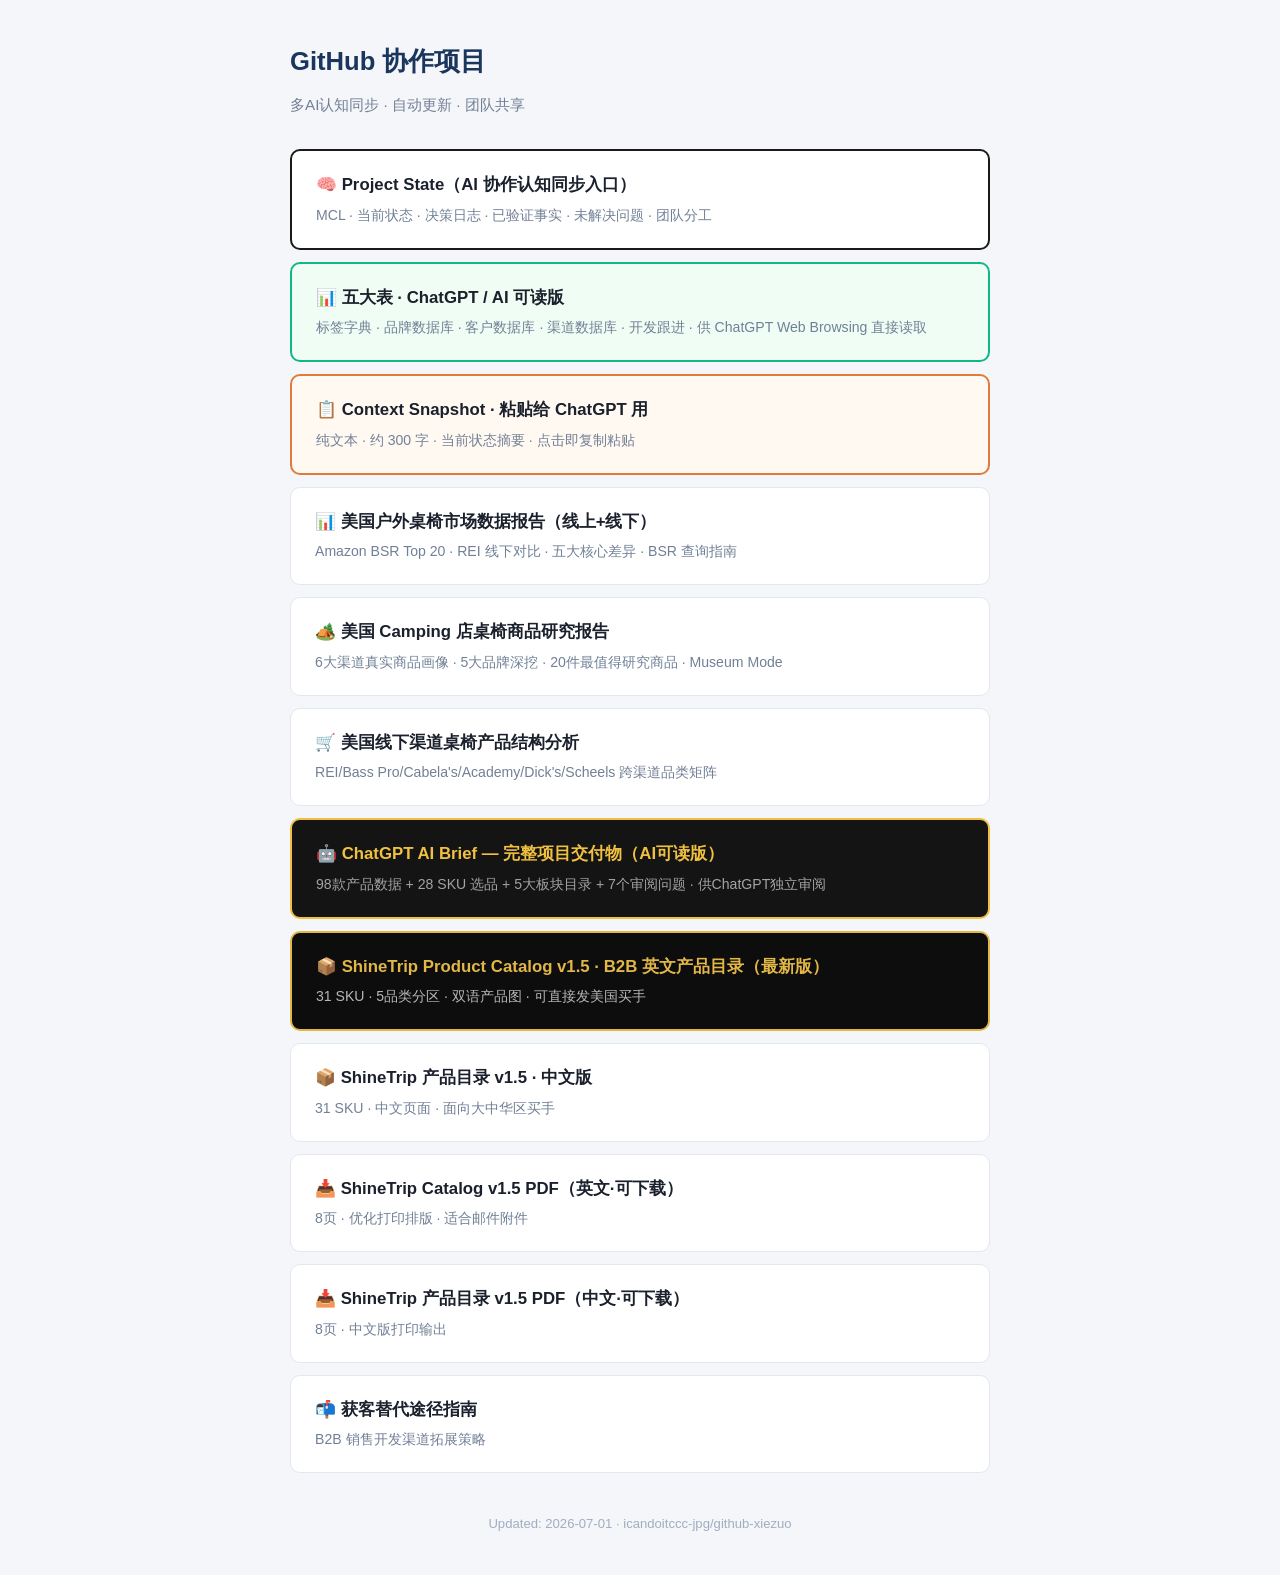
<file: index.html>
<!DOCTYPE html>
<html lang="zh-CN">
<head>
<meta charset="UTF-8">
<meta name="viewport" content="width=device-width, initial-scale=1.0">
<title>GitHub 协作项目</title>
<style>
  * { margin: 0; padding: 0; box-sizing: border-box; }
  body {
    font-family: -apple-system, BlinkMacSystemFont, "Segoe UI", Roboto, sans-serif;
    background: #f4f6f9;
    color: #1a202c;
    padding: 40px 20px;
    line-height: 1.7;
  }
  .container { max-width: 700px; margin: 0 auto; }
  h1 { font-size: 1.6em; margin-bottom: 8px; color: #1a365d; }
  .sub { color: #718096; margin-bottom: 32px; font-size: 0.95em; }
  .card {
    display: block;
    background: #fff;
    border: 1px solid #e2e8f0;
    border-radius: 10px;
    padding: 20px 24px;
    margin-bottom: 12px;
    text-decoration: none;
    color: inherit;
    transition: box-shadow 0.15s;
  }
  .card:hover { box-shadow: 0 2px 12px rgba(0,0,0,0.08); }
  .card h3 { font-size: 1.05em; margin-bottom: 4px; }
  .card .desc { color: #718096; font-size: 0.88em; }
  .footer { text-align: center; color: #a0aec0; font-size: 0.82em; margin-top: 40px; }
</style>
</head>
<body>
<div class="container">
  <h1>GitHub 协作项目</h1>
  <p class="sub">多AI认知同步 · 自动更新 · 团队共享</p>

  <a class="card" href="project-state.html" style="border-color:#1a1a1a;border-width:2px;">
    <h3>🧠 Project State（AI 协作认知同步入口）</h3>
    <p class="desc">MCL · 当前状态 · 决策日志 · 已验证事实 · 未解决问题 · 团队分工</p>
  </a>

  <a class="card" href="五大表_ChatGPT版.html" style="border-color:#10b981;border-width:2px;background:#f0fdf4;">
    <h3>📊 五大表 · ChatGPT / AI 可读版</h3>
    <p class="desc">标签字典 · 品牌数据库 · 客户数据库 · 渠道数据库 · 开发跟进 · 供 ChatGPT Web Browsing 直接读取</p>
  </a>

  <a class="card" href="snapshot.txt" style="border-color:#e07b39;border-width:2px;background:#fff9f2;">
    <h3>📋 Context Snapshot · 粘贴给 ChatGPT 用</h3>
    <p class="desc">纯文本 · 约 300 字 · 当前状态摘要 · 点击即复制粘贴</p>
  </a>

  <a class="card" href="美国户外桌椅市场数据报告.html">
    <h3>📊 美国户外桌椅市场数据报告（线上+线下）</h3>
    <p class="desc">Amazon BSR Top 20 · REI 线下对比 · 五大核心差异 · BSR 查询指南</p>
  </a>

  <a class="card" href="美国Camping店桌椅商品研究报告.html">
    <h3>🏕️ 美国 Camping 店桌椅商品研究报告</h3>
    <p class="desc">6大渠道真实商品画像 · 5大品牌深挖 · 20件最值得研究商品 · Museum Mode</p>
  </a>

  <a class="card" href="美国线下渠道桌椅产品结构分析.html">
    <h3>🛒 美国线下渠道桌椅产品结构分析</h3>
    <p class="desc">REI/Bass Pro/Cabela's/Academy/Dick's/Scheels 跨渠道品类矩阵</p>
  </a>

  <a class="card" href="chatgpt-brief.html" style="border-color:#f0c040;border-width:2px;background:#141414;color:#e0e0e0;">
    <h3 style="color:#f0c040;">🤖 ChatGPT AI Brief — 完整项目交付物（AI可读版）</h3>
    <p class="desc" style="color:rgba(224,224,224,0.7);">98款产品数据 + 28 SKU 选品 + 5大板块目录 + 7个审阅问题 · 供ChatGPT独立审阅</p>
  </a>

  <a class="card" href="shinetrip-catalog-v1.5.html" style="border-color:#e2b748;border-width:2px;background:#0d0d0d;color:#fff;">
    <h3 style="color:#e2b748;">📦 ShineTrip Product Catalog v1.5 · B2B 英文产品目录（最新版）</h3>
    <p class="desc" style="color:rgba(255,255,255,0.7);">31 SKU · 5品类分区 · 双语产品图 · 可直接发美国买手</p>
  </a>

  <a class="card" href="shinetrip-catalog-v1.5-cn.html">
    <h3>📦 ShineTrip 产品目录 v1.5 · 中文版</h3>
    <p class="desc">31 SKU · 中文页面 · 面向大中华区买手</p>
  </a>

  <a class="card" href="ShineTrip-Catalog-v1.5.pdf">
    <h3>📥 ShineTrip Catalog v1.5 PDF（英文·可下载）</h3>
    <p class="desc">8页 · 优化打印排版 · 适合邮件附件</p>
  </a>

  <a class="card" href="ShineTrip-Catalog-v1.5-CN.pdf">
    <h3>📥 ShineTrip 产品目录 v1.5 PDF（中文·可下载）</h3>
    <p class="desc">8页 · 中文版打印输出</p>
  </a>

  <a class="card" href="获客替代途径指南.html">
    <h3>📬 获客替代途径指南</h3>
    <p class="desc">B2B 销售开发渠道拓展策略</p>
  </a>

  <p class="footer">Updated: 2026-07-01 · icandoitccc-jpg/github-xiezuo</p>
</div>
</body>
<!-- v1.5 deployed --></html>
</file>
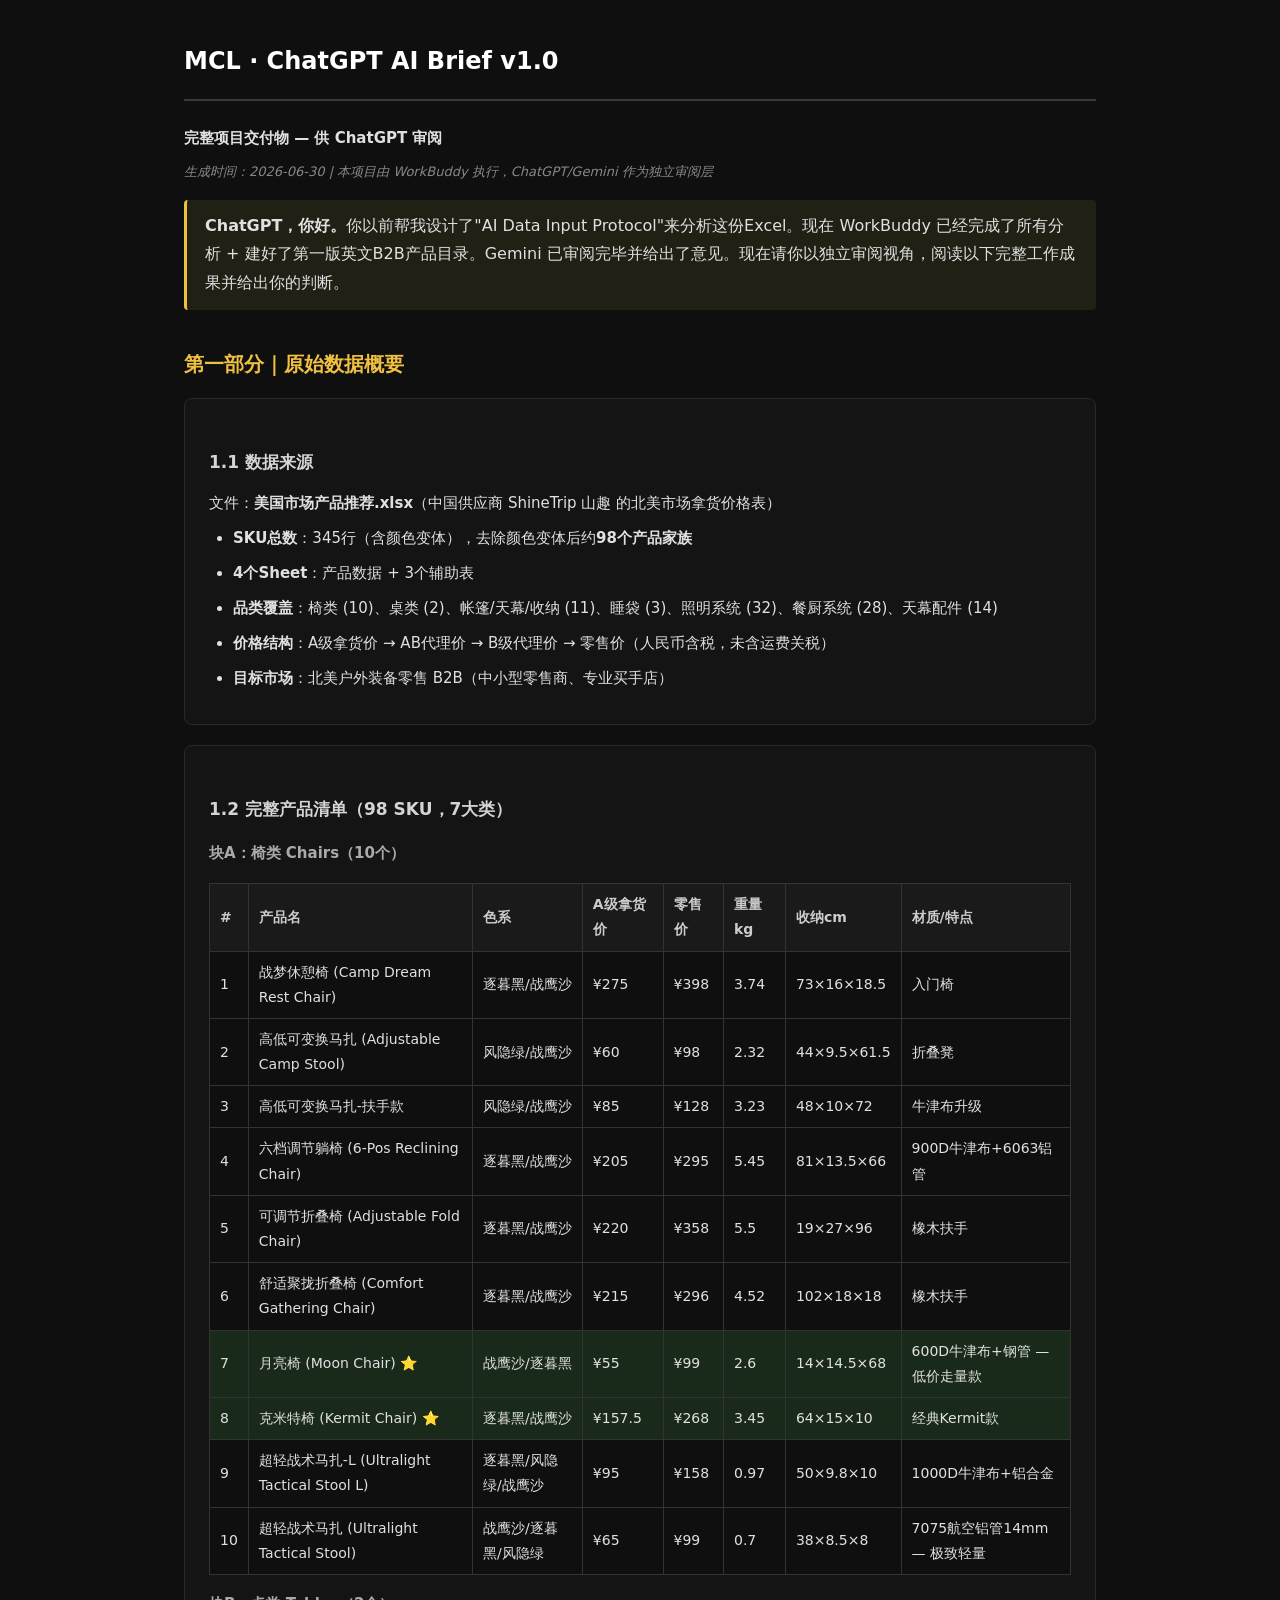
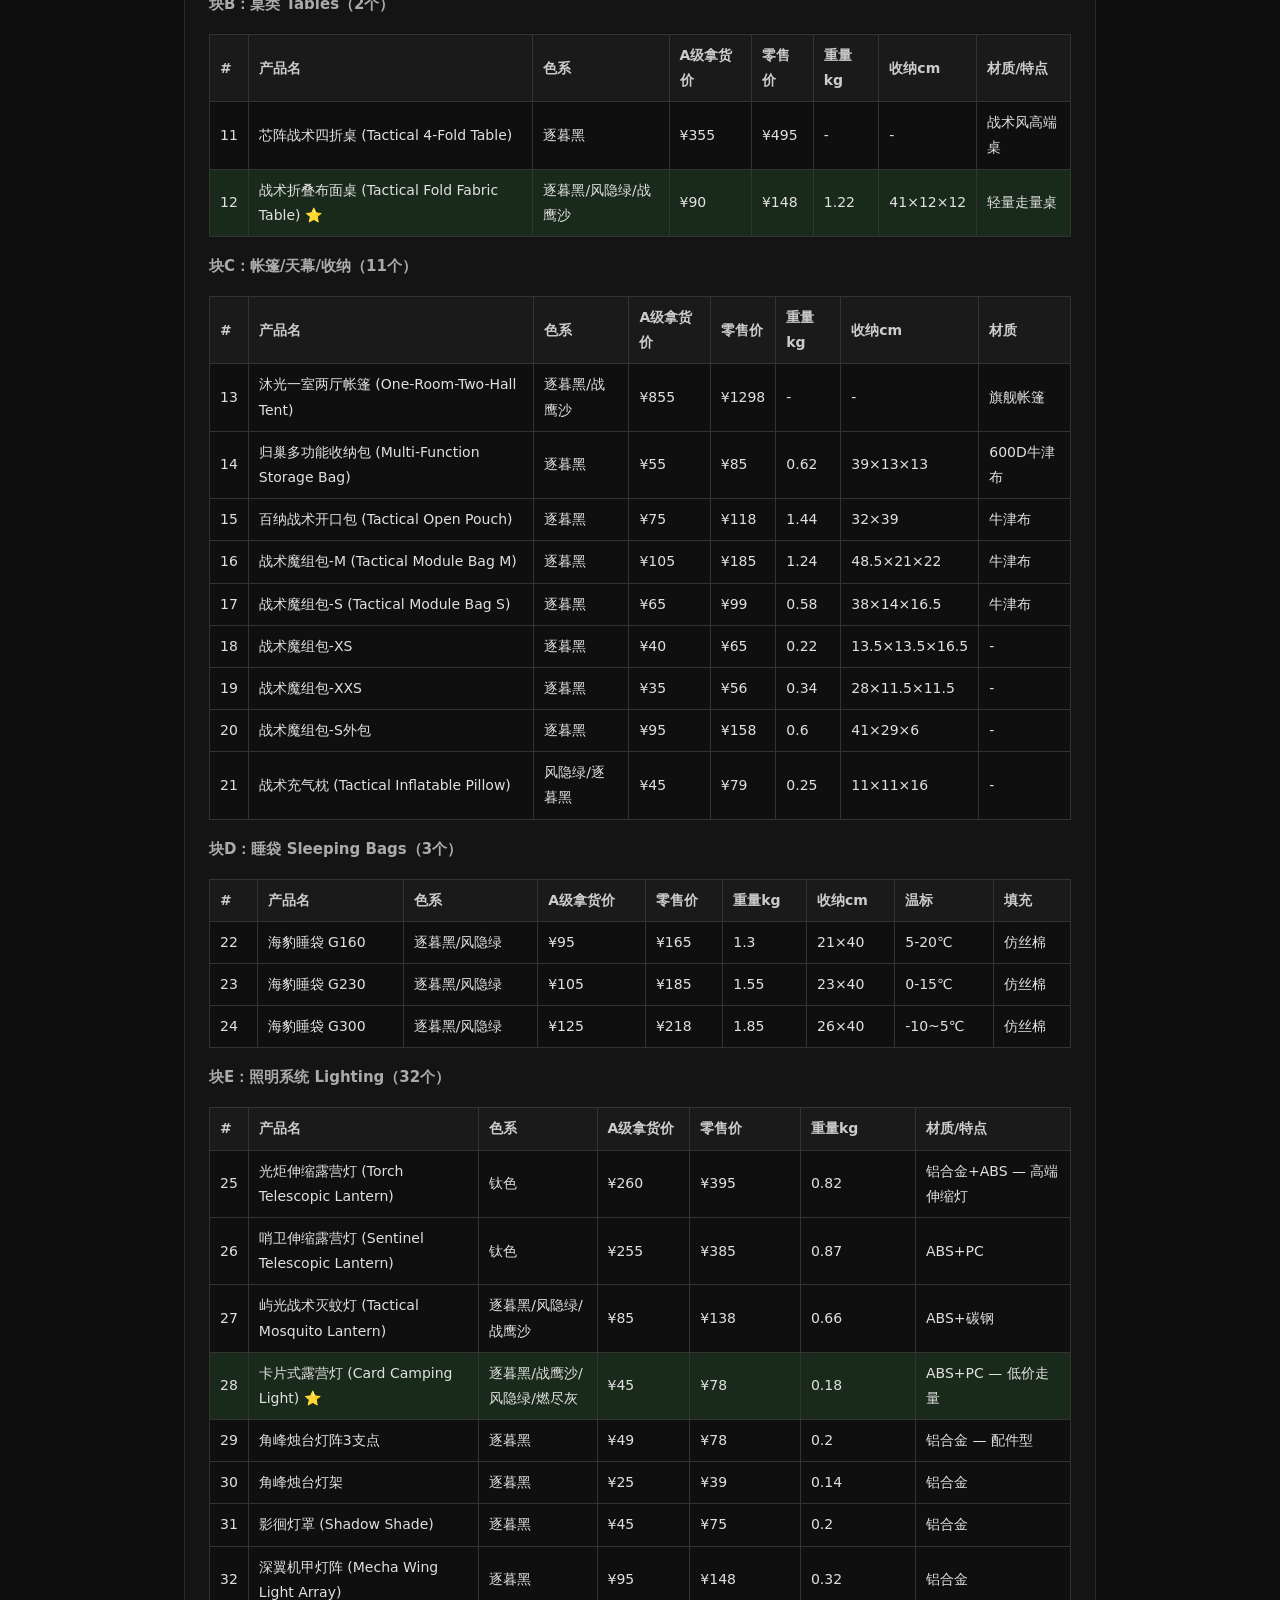
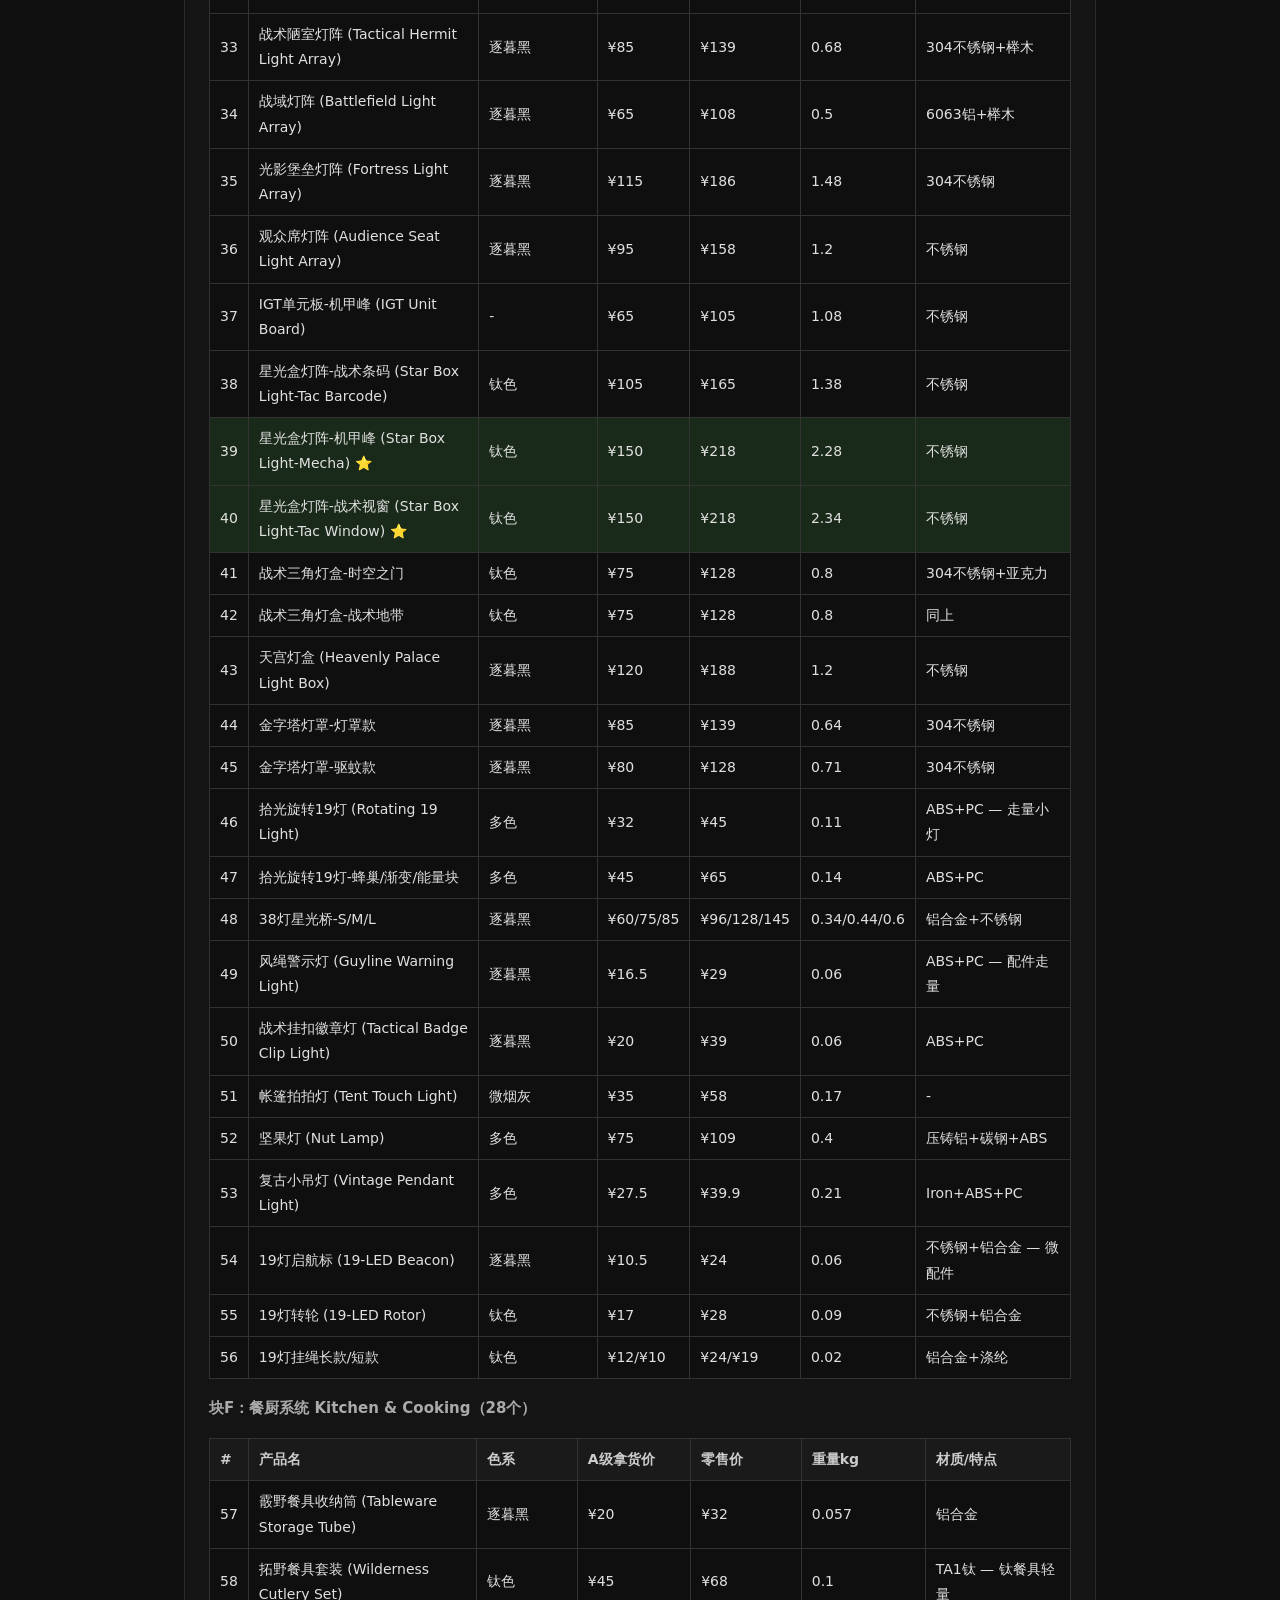
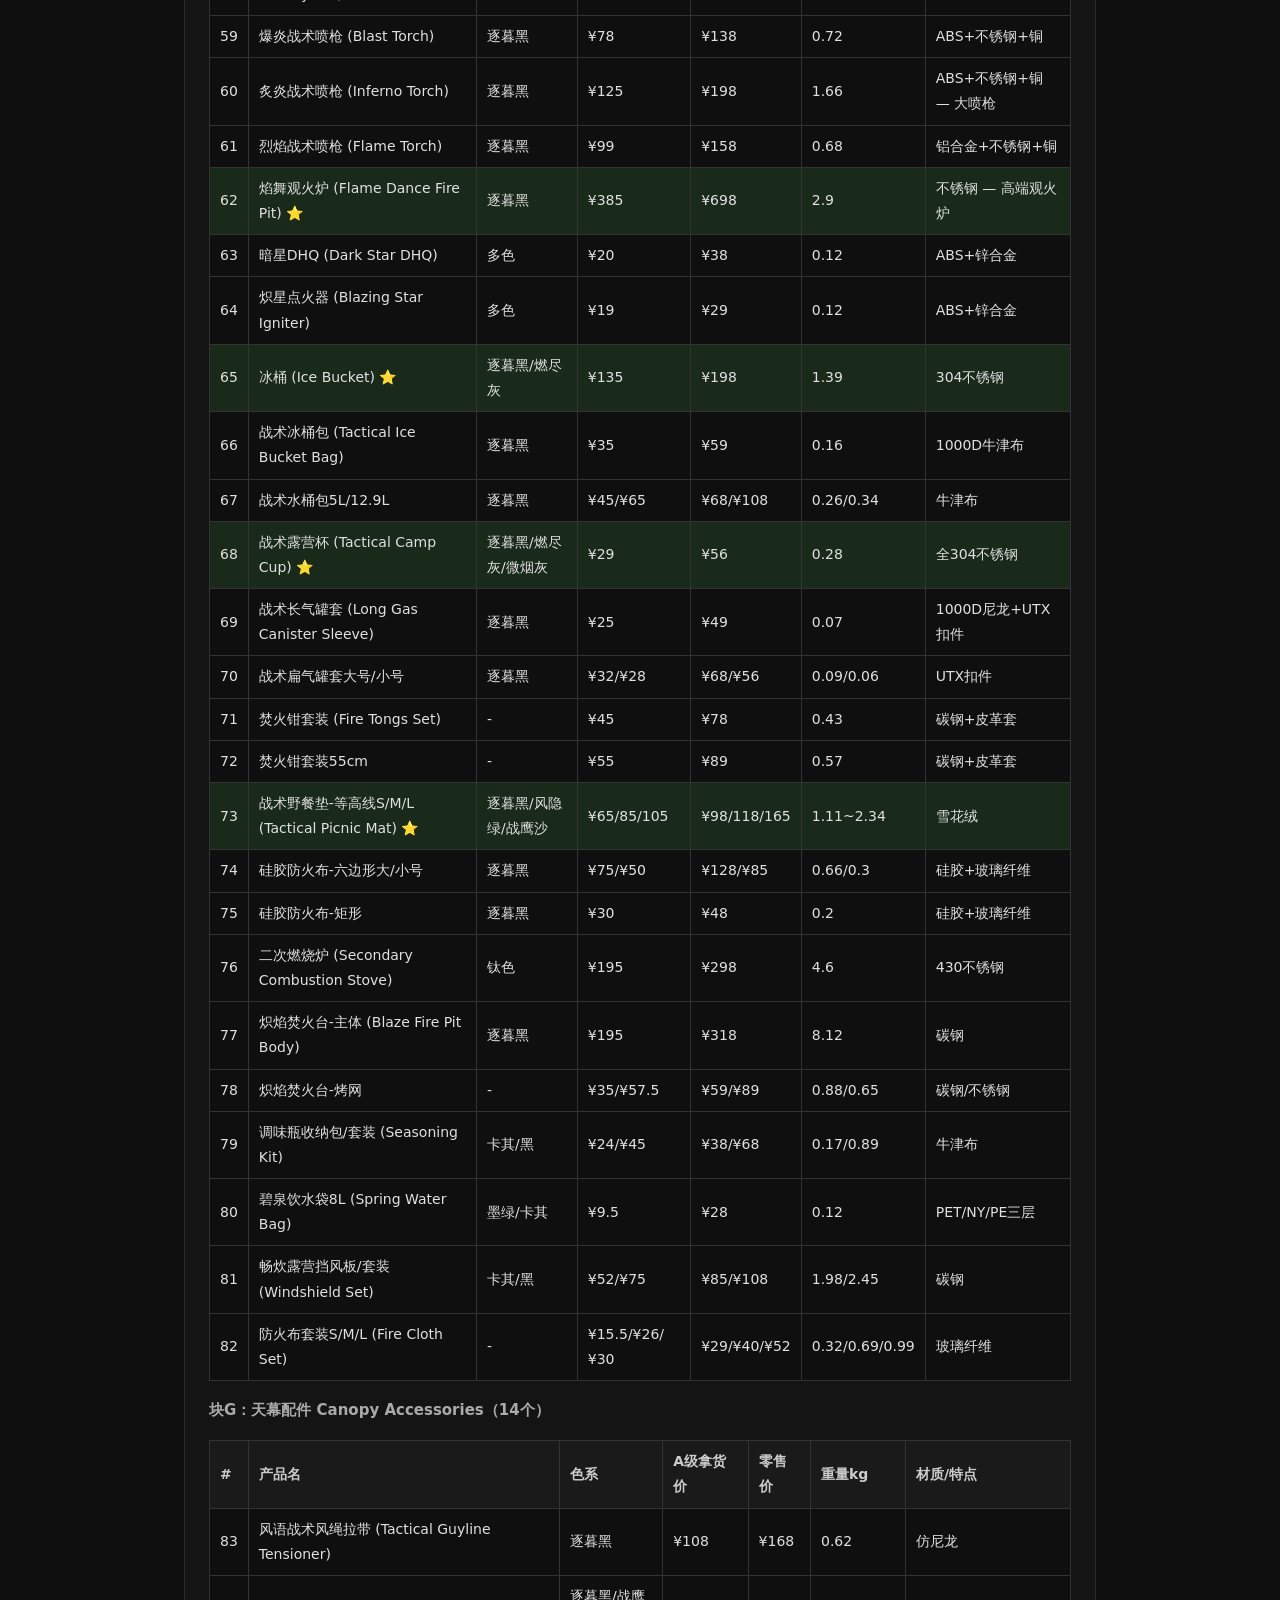
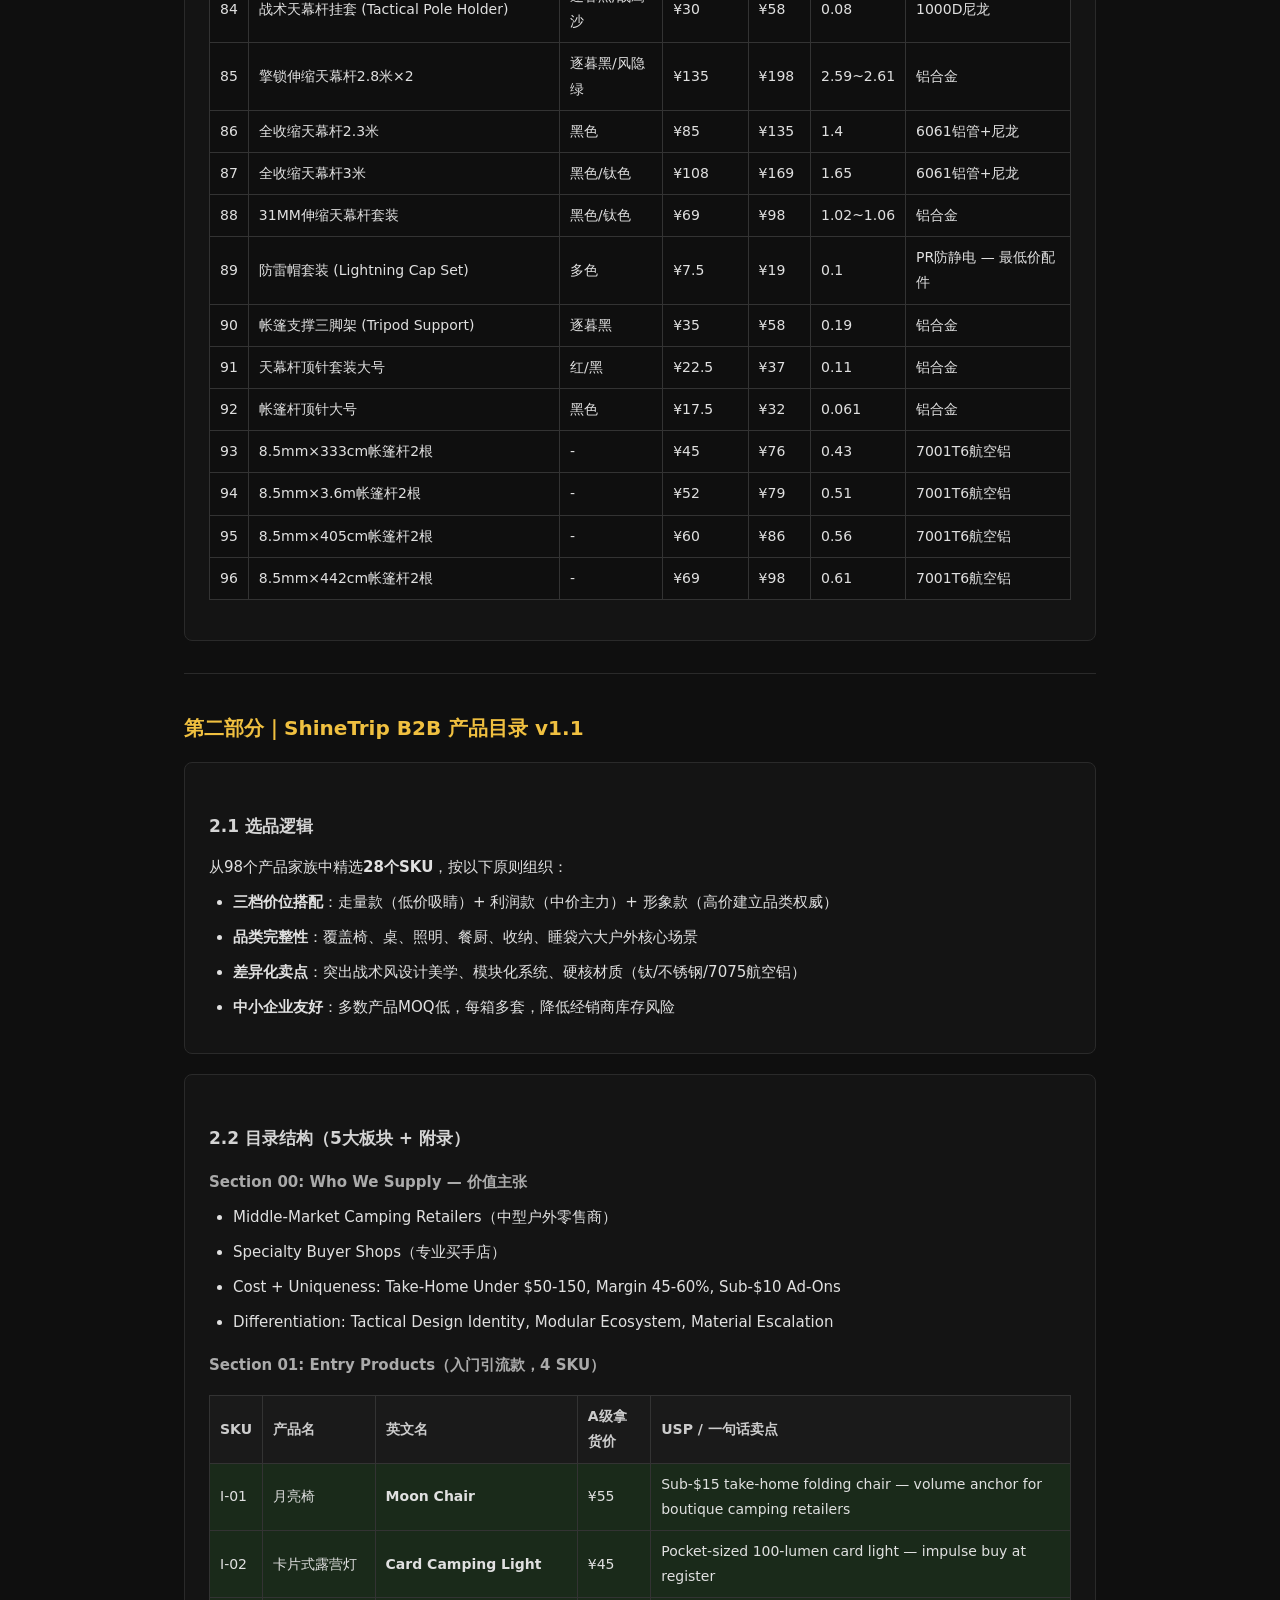
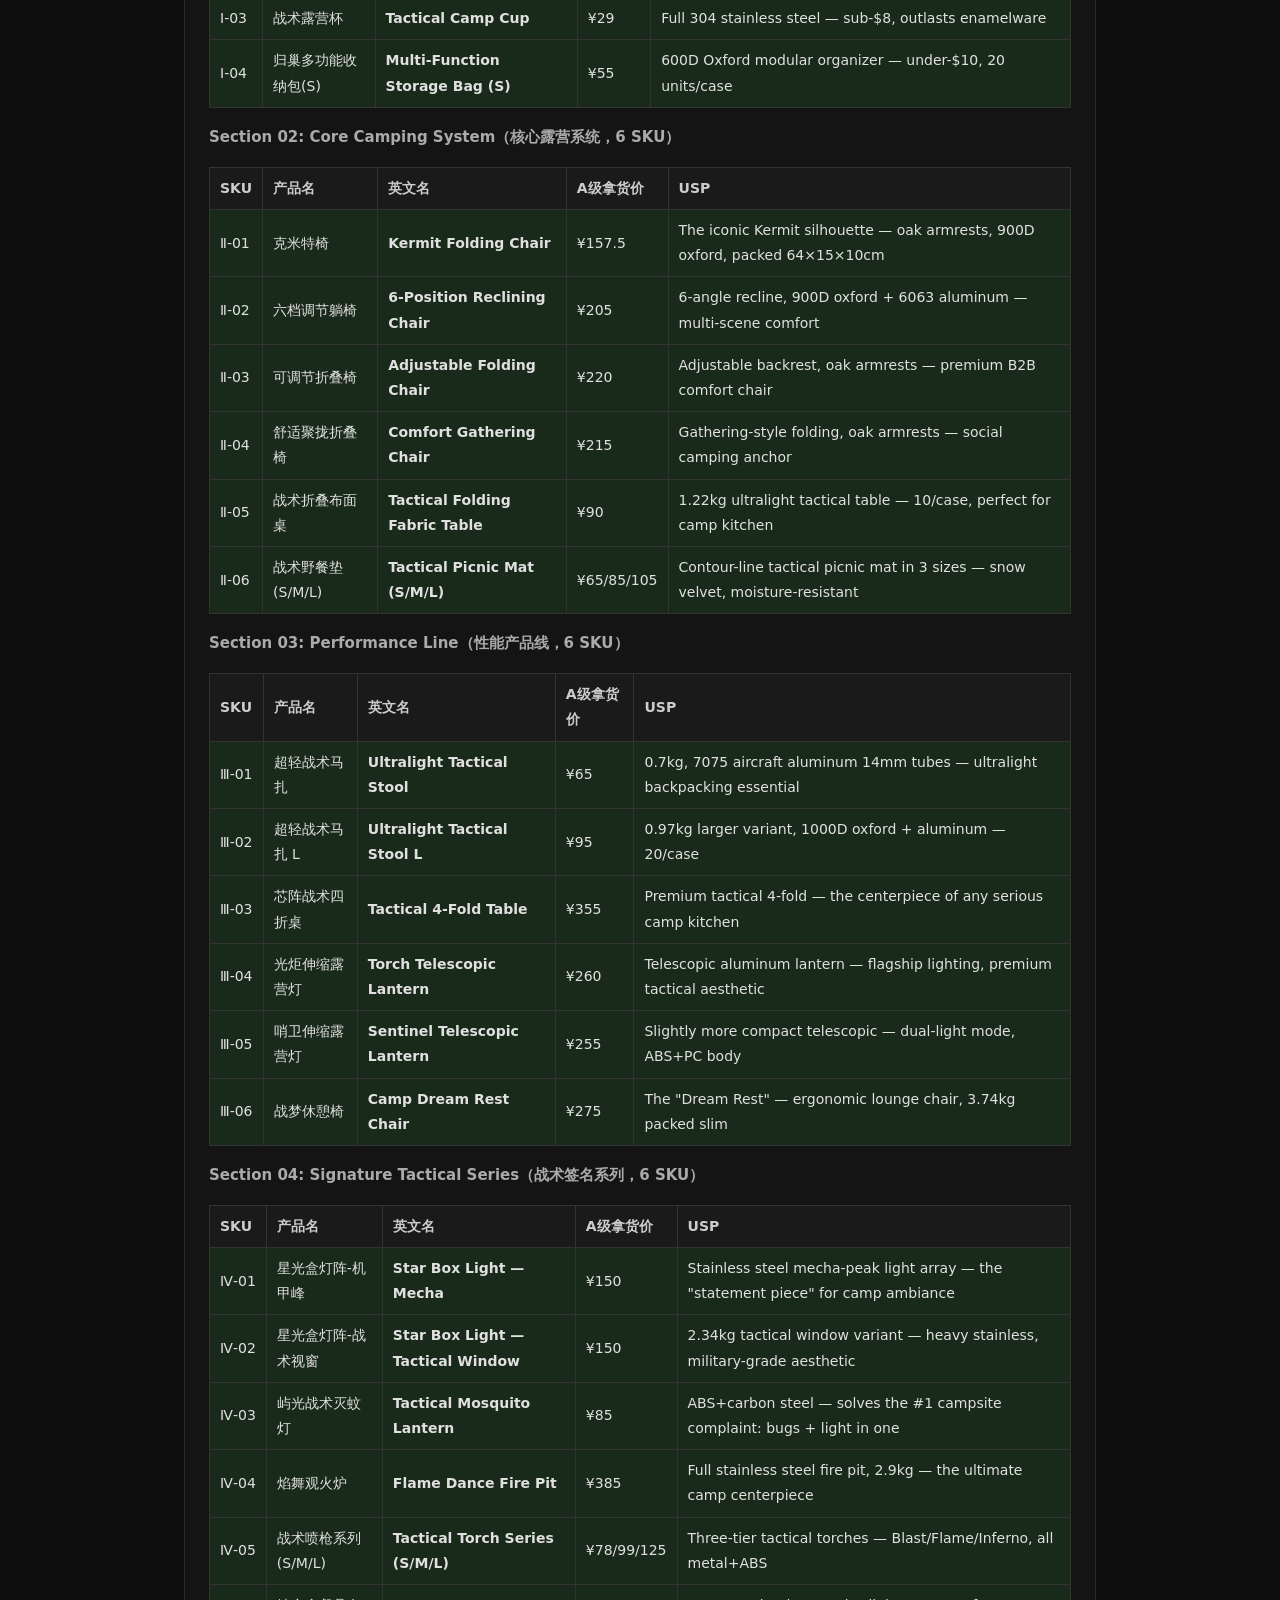
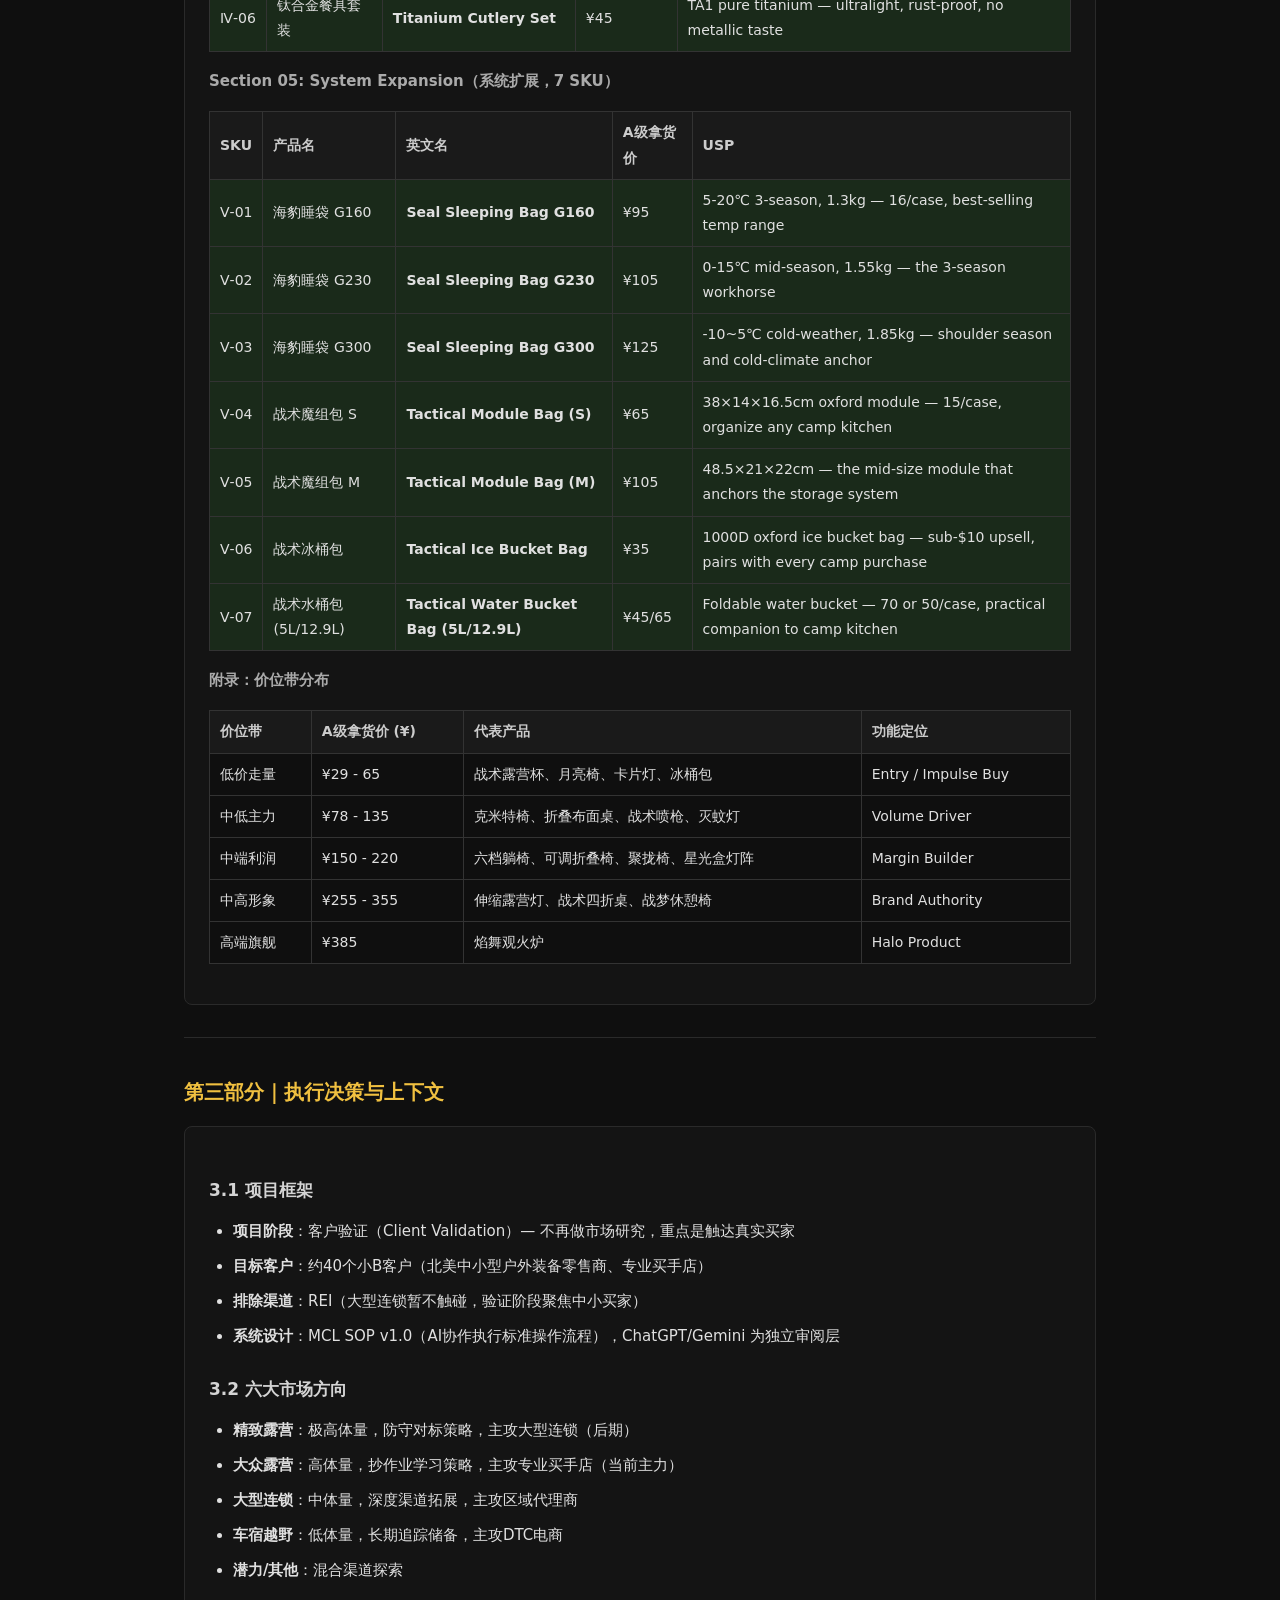
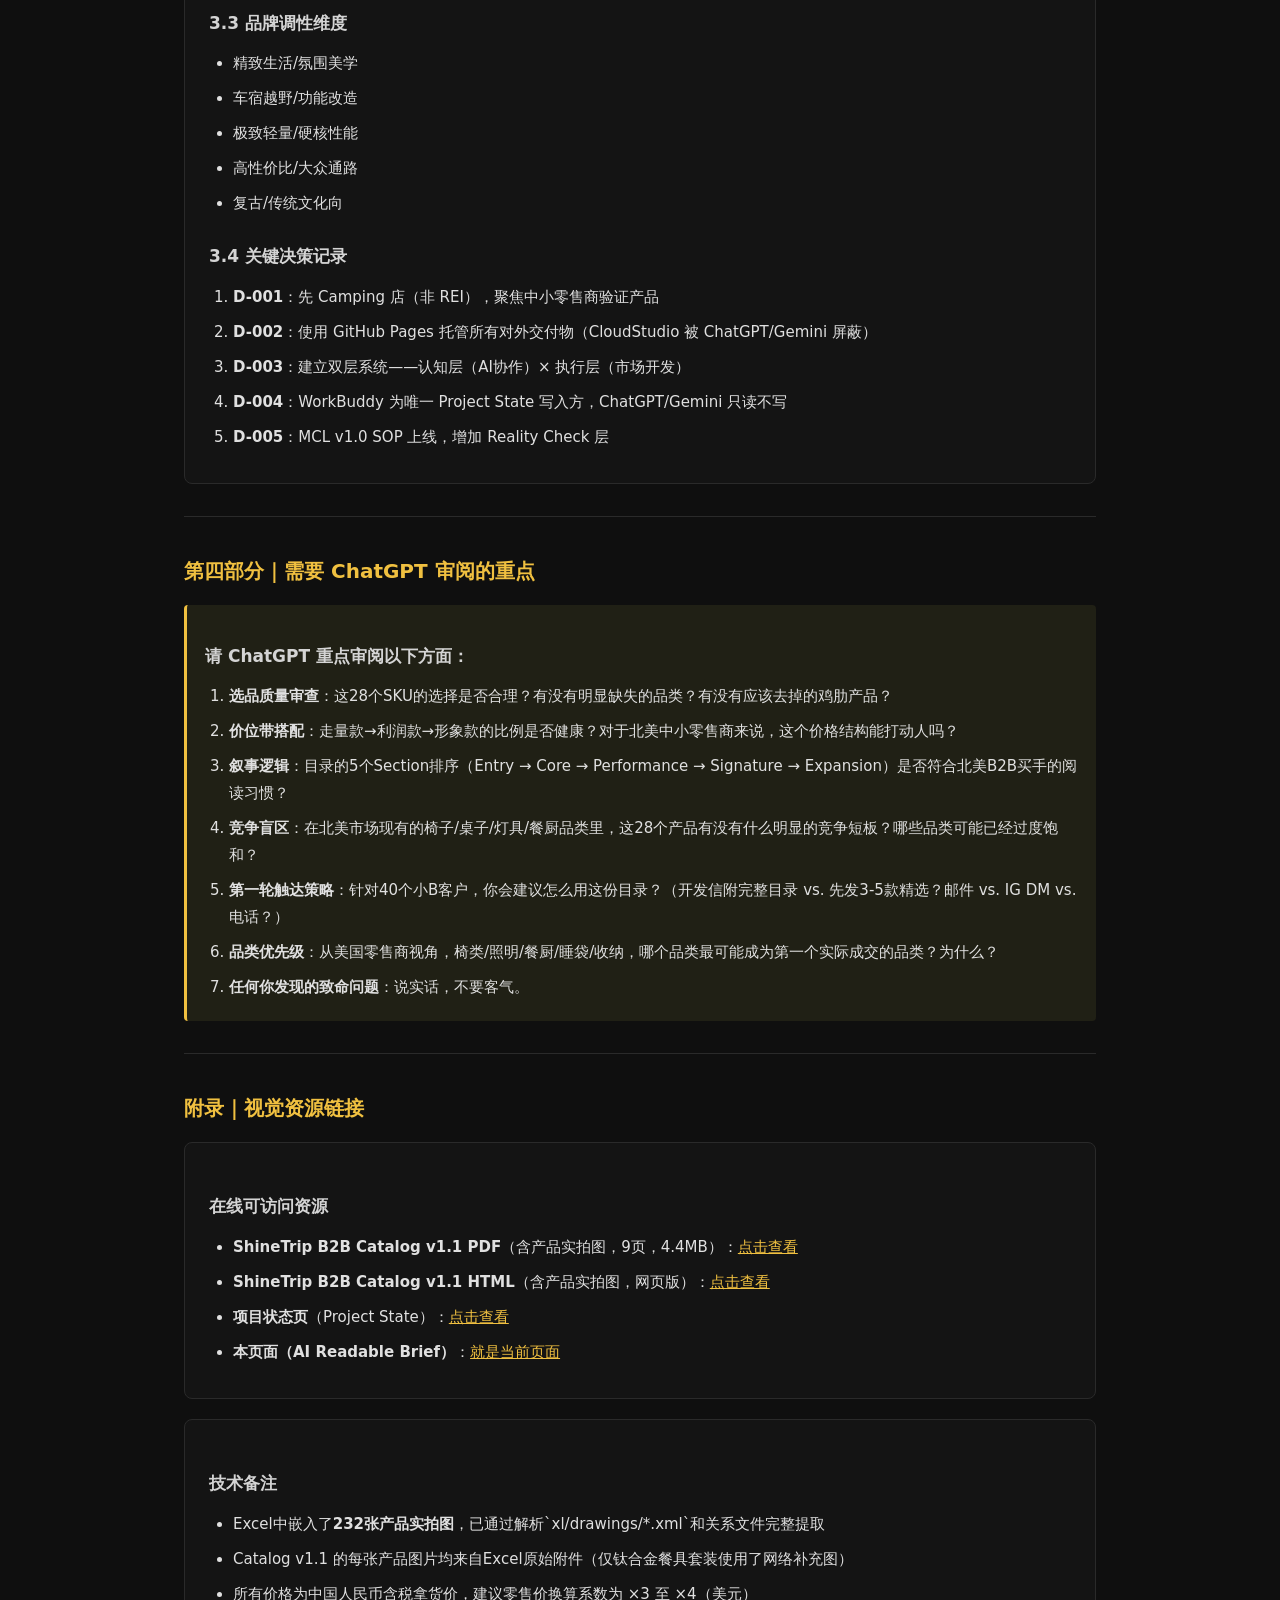
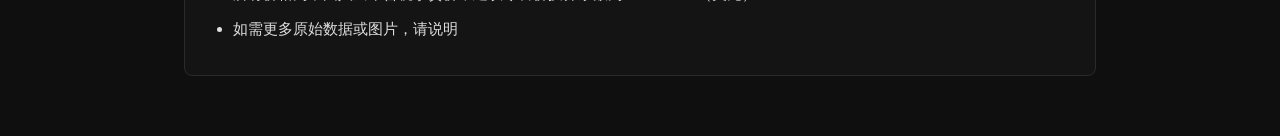
<file: chatgpt-brief.html>
<!DOCTYPE html>
<html lang="zh-CN">
<head>
<meta charset="UTF-8">
<meta name="viewport" content="width=device-width, initial-scale=1.0">
<title>MCL · ChatGPT AI Brief — 北美户外装备B2B项目完整交付物</title>
<style>
  *{box-sizing:border-box;margin:0;padding:0}
  body{
    font-family:-apple-system,BlinkMacSystemFont,"Segoe UI",system-ui,sans-serif;
    background:#0f0f0f;color:#e0e0e0;line-height:1.8;
    max-width:960px;margin:0 auto;padding:40px 24px
  }
  h1{font-size:24px;color:#fff;border-bottom:2px solid #3a3a3a;padding-bottom:16px;margin-bottom:24px}
  h2{font-size:20px;color:#f0c040;margin:36px 0 16px}
  h3{font-size:17px;color:#d4d4d4;margin:24px 0 12px}
  h4{font-size:15px;color:#aaa;margin:16px 0 8px}
  p,li{font-size:15px;margin:8px 0}
  ul,ol{padding-left:24px}
  table{width:100%;border-collapse:collapse;margin:16px 0;font-size:14px}
  th,td{border:1px solid #333;padding:8px 10px;text-align:left}
  th{background:#1a1a1a;color:#ccc;font-weight:600}
  td{background:#0f0f0f}
  .highlight-row td{background:#1a2a1a}
  .block{background:#141414;border:1px solid #2a2a2a;border-radius:8px;padding:24px;margin-bottom:20px}
  .tag{display:inline-block;background:#2a2a2a;color:#f0c040;padding:2px 8px;border-radius:4px;font-size:12px;margin-right:6px}
  .note{color:#888;font-size:13px;font-style:italic}
  .callout{background:#202015;border-left:3px solid #f0c040;padding:12px 18px;margin:16px 0;border-radius:4px}
  a{color:#f0c040}
  hr{border:none;border-top:1px solid #2a2a2a;margin:32px 0}
</style>
</head>
<body>

<h1>MCL · ChatGPT AI Brief v1.0</h1>
<p><strong>完整项目交付物 — 供 ChatGPT 审阅</strong></p>
<p class="note">生成时间：2026-06-30 | 本项目由 WorkBuddy 执行，ChatGPT/Gemini 作为独立审阅层</p>

<div class="callout">
<strong>ChatGPT，你好。</strong>你以前帮我设计了"AI Data Input Protocol"来分析这份Excel。现在 WorkBuddy 已经完成了所有分析 + 建好了第一版英文B2B产品目录。Gemini 已审阅完毕并给出了意见。现在请你以独立审阅视角，阅读以下完整工作成果并给出你的判断。
</div>

<!-- ============================ -->
<h2>第一部分｜原始数据概要</h2>
<!-- ============================ -->

<div class="block">
<h3>1.1 数据来源</h3>
<p>文件：<strong>美国市场产品推荐.xlsx</strong>（中国供应商 ShineTrip 山趣 的北美市场拿货价格表）</p>
<ul>
  <li><strong>SKU总数</strong>：345行（含颜色变体），去除颜色变体后约<strong>98个产品家族</strong></li>
  <li><strong>4个Sheet</strong>：产品数据 + 3个辅助表</li>
  <li><strong>品类覆盖</strong>：椅类 (10)、桌类 (2)、帐篷/天幕/收纳 (11)、睡袋 (3)、照明系统 (32)、餐厨系统 (28)、天幕配件 (14)</li>
  <li><strong>价格结构</strong>：A级拿货价 → AB代理价 → B级代理价 → 零售价（人民币含税，未含运费关税）</li>
  <li><strong>目标市场</strong>：北美户外装备零售 B2B（中小型零售商、专业买手店）</li>
</ul>
</div>

<div class="block">
<h3>1.2 完整产品清单（98 SKU，7大类）</h3>

<h4>块A：椅类 Chairs（10个）</h4>
<table>
<tr><th>#</th><th>产品名</th><th>色系</th><th>A级拿货价</th><th>零售价</th><th>重量kg</th><th>收纳cm</th><th>材质/特点</th></tr>
<tr><td>1</td><td>战梦休憩椅 (Camp Dream Rest Chair)</td><td>逐暮黑/战鹰沙</td><td>¥275</td><td>¥398</td><td>3.74</td><td>73×16×18.5</td><td>入门椅</td></tr>
<tr><td>2</td><td>高低可变换马扎 (Adjustable Camp Stool)</td><td>风隐绿/战鹰沙</td><td>¥60</td><td>¥98</td><td>2.32</td><td>44×9.5×61.5</td><td>折叠凳</td></tr>
<tr><td>3</td><td>高低可变换马扎-扶手款</td><td>风隐绿/战鹰沙</td><td>¥85</td><td>¥128</td><td>3.23</td><td>48×10×72</td><td>牛津布升级</td></tr>
<tr><td>4</td><td>六档调节躺椅 (6-Pos Reclining Chair)</td><td>逐暮黑/战鹰沙</td><td>¥205</td><td>¥295</td><td>5.45</td><td>81×13.5×66</td><td>900D牛津布+6063铝管</td></tr>
<tr><td>5</td><td>可调节折叠椅 (Adjustable Fold Chair)</td><td>逐暮黑/战鹰沙</td><td>¥220</td><td>¥358</td><td>5.5</td><td>19×27×96</td><td>橡木扶手</td></tr>
<tr><td>6</td><td>舒适聚拢折叠椅 (Comfort Gathering Chair)</td><td>逐暮黑/战鹰沙</td><td>¥215</td><td>¥296</td><td>4.52</td><td>102×18×18</td><td>橡木扶手</td></tr>
<tr class="highlight-row"><td>7</td><td>月亮椅 (Moon Chair) ⭐</td><td>战鹰沙/逐暮黑</td><td>¥55</td><td>¥99</td><td>2.6</td><td>14×14.5×68</td><td>600D牛津布+钢管 — 低价走量款</td></tr>
<tr class="highlight-row"><td>8</td><td>克米特椅 (Kermit Chair) ⭐</td><td>逐暮黑/战鹰沙</td><td>¥157.5</td><td>¥268</td><td>3.45</td><td>64×15×10</td><td>经典Kermit款</td></tr>
<tr><td>9</td><td>超轻战术马扎-L (Ultralight Tactical Stool L)</td><td>逐暮黑/风隐绿/战鹰沙</td><td>¥95</td><td>¥158</td><td>0.97</td><td>50×9.8×10</td><td>1000D牛津布+铝合金</td></tr>
<tr><td>10</td><td>超轻战术马扎 (Ultralight Tactical Stool)</td><td>战鹰沙/逐暮黑/风隐绿</td><td>¥65</td><td>¥99</td><td>0.7</td><td>38×8.5×8</td><td>7075航空铝管14mm — 极致轻量</td></tr>
</table>

<h4>块B：桌类 Tables（2个）</h4>
<table>
<tr><th>#</th><th>产品名</th><th>色系</th><th>A级拿货价</th><th>零售价</th><th>重量kg</th><th>收纳cm</th><th>材质/特点</th></tr>
<tr><td>11</td><td>芯阵战术四折桌 (Tactical 4-Fold Table)</td><td>逐暮黑</td><td>¥355</td><td>¥495</td><td>-</td><td>-</td><td>战术风高端桌</td></tr>
<tr class="highlight-row"><td>12</td><td>战术折叠布面桌 (Tactical Fold Fabric Table) ⭐</td><td>逐暮黑/风隐绿/战鹰沙</td><td>¥90</td><td>¥148</td><td>1.22</td><td>41×12×12</td><td>轻量走量桌</td></tr>
</table>

<h4>块C：帐篷/天幕/收纳（11个）</h4>
<table>
<tr><th>#</th><th>产品名</th><th>色系</th><th>A级拿货价</th><th>零售价</th><th>重量kg</th><th>收纳cm</th><th>材质</th></tr>
<tr><td>13</td><td>沐光一室两厅帐篷 (One-Room-Two-Hall Tent)</td><td>逐暮黑/战鹰沙</td><td>¥855</td><td>¥1298</td><td>-</td><td>-</td><td>旗舰帐篷</td></tr>
<tr><td>14</td><td>归巢多功能收纳包 (Multi-Function Storage Bag)</td><td>逐暮黑</td><td>¥55</td><td>¥85</td><td>0.62</td><td>39×13×13</td><td>600D牛津布</td></tr>
<tr><td>15</td><td>百纳战术开口包 (Tactical Open Pouch)</td><td>逐暮黑</td><td>¥75</td><td>¥118</td><td>1.44</td><td>32×39</td><td>牛津布</td></tr>
<tr><td>16</td><td>战术魔组包-M (Tactical Module Bag M)</td><td>逐暮黑</td><td>¥105</td><td>¥185</td><td>1.24</td><td>48.5×21×22</td><td>牛津布</td></tr>
<tr><td>17</td><td>战术魔组包-S (Tactical Module Bag S)</td><td>逐暮黑</td><td>¥65</td><td>¥99</td><td>0.58</td><td>38×14×16.5</td><td>牛津布</td></tr>
<tr><td>18</td><td>战术魔组包-XS</td><td>逐暮黑</td><td>¥40</td><td>¥65</td><td>0.22</td><td>13.5×13.5×16.5</td><td>-</td></tr>
<tr><td>19</td><td>战术魔组包-XXS</td><td>逐暮黑</td><td>¥35</td><td>¥56</td><td>0.34</td><td>28×11.5×11.5</td><td>-</td></tr>
<tr><td>20</td><td>战术魔组包-S外包</td><td>逐暮黑</td><td>¥95</td><td>¥158</td><td>0.6</td><td>41×29×6</td><td>-</td></tr>
<tr><td>21</td><td>战术充气枕 (Tactical Inflatable Pillow)</td><td>风隐绿/逐暮黑</td><td>¥45</td><td>¥79</td><td>0.25</td><td>11×11×16</td><td>-</td></tr>
</table>

<h4>块D：睡袋 Sleeping Bags（3个）</h4>
<table>
<tr><th>#</th><th>产品名</th><th>色系</th><th>A级拿货价</th><th>零售价</th><th>重量kg</th><th>收纳cm</th><th>温标</th><th>填充</th></tr>
<tr><td>22</td><td>海豹睡袋 G160</td><td>逐暮黑/风隐绿</td><td>¥95</td><td>¥165</td><td>1.3</td><td>21×40</td><td>5-20℃</td><td>仿丝棉</td></tr>
<tr><td>23</td><td>海豹睡袋 G230</td><td>逐暮黑/风隐绿</td><td>¥105</td><td>¥185</td><td>1.55</td><td>23×40</td><td>0-15℃</td><td>仿丝棉</td></tr>
<tr><td>24</td><td>海豹睡袋 G300</td><td>逐暮黑/风隐绿</td><td>¥125</td><td>¥218</td><td>1.85</td><td>26×40</td><td>-10~5℃</td><td>仿丝棉</td></tr>
</table>

<h4>块E：照明系统 Lighting（32个）</h4>
<table>
<tr><th>#</th><th>产品名</th><th>色系</th><th>A级拿货价</th><th>零售价</th><th>重量kg</th><th>材质/特点</th></tr>
<tr><td>25</td><td>光炬伸缩露营灯 (Torch Telescopic Lantern)</td><td>钛色</td><td>¥260</td><td>¥395</td><td>0.82</td><td>铝合金+ABS — 高端伸缩灯</td></tr>
<tr><td>26</td><td>哨卫伸缩露营灯 (Sentinel Telescopic Lantern)</td><td>钛色</td><td>¥255</td><td>¥385</td><td>0.87</td><td>ABS+PC</td></tr>
<tr><td>27</td><td>屿光战术灭蚊灯 (Tactical Mosquito Lantern)</td><td>逐暮黑/风隐绿/战鹰沙</td><td>¥85</td><td>¥138</td><td>0.66</td><td>ABS+碳钢</td></tr>
<tr class="highlight-row"><td>28</td><td>卡片式露营灯 (Card Camping Light) ⭐</td><td>逐暮黑/战鹰沙/风隐绿/燃尽灰</td><td>¥45</td><td>¥78</td><td>0.18</td><td>ABS+PC — 低价走量</td></tr>
<tr><td>29</td><td>角峰烛台灯阵3支点</td><td>逐暮黑</td><td>¥49</td><td>¥78</td><td>0.2</td><td>铝合金 — 配件型</td></tr>
<tr><td>30</td><td>角峰烛台灯架</td><td>逐暮黑</td><td>¥25</td><td>¥39</td><td>0.14</td><td>铝合金</td></tr>
<tr><td>31</td><td>影徊灯罩 (Shadow Shade)</td><td>逐暮黑</td><td>¥45</td><td>¥75</td><td>0.2</td><td>铝合金</td></tr>
<tr><td>32</td><td>深翼机甲灯阵 (Mecha Wing Light Array)</td><td>逐暮黑</td><td>¥95</td><td>¥148</td><td>0.32</td><td>铝合金</td></tr>
<tr><td>33</td><td>战术陋室灯阵 (Tactical Hermit Light Array)</td><td>逐暮黑</td><td>¥85</td><td>¥139</td><td>0.68</td><td>304不锈钢+榉木</td></tr>
<tr><td>34</td><td>战域灯阵 (Battlefield Light Array)</td><td>逐暮黑</td><td>¥65</td><td>¥108</td><td>0.5</td><td>6063铝+榉木</td></tr>
<tr><td>35</td><td>光影堡垒灯阵 (Fortress Light Array)</td><td>逐暮黑</td><td>¥115</td><td>¥186</td><td>1.48</td><td>304不锈钢</td></tr>
<tr><td>36</td><td>观众席灯阵 (Audience Seat Light Array)</td><td>逐暮黑</td><td>¥95</td><td>¥158</td><td>1.2</td><td>不锈钢</td></tr>
<tr><td>37</td><td>IGT单元板-机甲峰 (IGT Unit Board)</td><td>-</td><td>¥65</td><td>¥105</td><td>1.08</td><td>不锈钢</td></tr>
<tr><td>38</td><td>星光盒灯阵-战术条码 (Star Box Light-Tac Barcode)</td><td>钛色</td><td>¥105</td><td>¥165</td><td>1.38</td><td>不锈钢</td></tr>
<tr class="highlight-row"><td>39</td><td>星光盒灯阵-机甲峰 (Star Box Light-Mecha) ⭐</td><td>钛色</td><td>¥150</td><td>¥218</td><td>2.28</td><td>不锈钢</td></tr>
<tr class="highlight-row"><td>40</td><td>星光盒灯阵-战术视窗 (Star Box Light-Tac Window) ⭐</td><td>钛色</td><td>¥150</td><td>¥218</td><td>2.34</td><td>不锈钢</td></tr>
<tr><td>41</td><td>战术三角灯盒-时空之门</td><td>钛色</td><td>¥75</td><td>¥128</td><td>0.8</td><td>304不锈钢+亚克力</td></tr>
<tr><td>42</td><td>战术三角灯盒-战术地带</td><td>钛色</td><td>¥75</td><td>¥128</td><td>0.8</td><td>同上</td></tr>
<tr><td>43</td><td>天宫灯盒 (Heavenly Palace Light Box)</td><td>逐暮黑</td><td>¥120</td><td>¥188</td><td>1.2</td><td>不锈钢</td></tr>
<tr><td>44</td><td>金字塔灯罩-灯罩款</td><td>逐暮黑</td><td>¥85</td><td>¥139</td><td>0.64</td><td>304不锈钢</td></tr>
<tr><td>45</td><td>金字塔灯罩-驱蚊款</td><td>逐暮黑</td><td>¥80</td><td>¥128</td><td>0.71</td><td>304不锈钢</td></tr>
<tr><td>46</td><td>拾光旋转19灯 (Rotating 19 Light)</td><td>多色</td><td>¥32</td><td>¥45</td><td>0.11</td><td>ABS+PC — 走量小灯</td></tr>
<tr><td>47</td><td>拾光旋转19灯-蜂巢/渐变/能量块</td><td>多色</td><td>¥45</td><td>¥65</td><td>0.14</td><td>ABS+PC</td></tr>
<tr><td>48</td><td>38灯星光桥-S/M/L</td><td>逐暮黑</td><td>¥60/75/85</td><td>¥96/128/145</td><td>0.34/0.44/0.6</td><td>铝合金+不锈钢</td></tr>
<tr><td>49</td><td>风绳警示灯 (Guyline Warning Light)</td><td>逐暮黑</td><td>¥16.5</td><td>¥29</td><td>0.06</td><td>ABS+PC — 配件走量</td></tr>
<tr><td>50</td><td>战术挂扣徽章灯 (Tactical Badge Clip Light)</td><td>逐暮黑</td><td>¥20</td><td>¥39</td><td>0.06</td><td>ABS+PC</td></tr>
<tr><td>51</td><td>帐篷拍拍灯 (Tent Touch Light)</td><td>微烟灰</td><td>¥35</td><td>¥58</td><td>0.17</td><td>-</td></tr>
<tr><td>52</td><td>坚果灯 (Nut Lamp)</td><td>多色</td><td>¥75</td><td>¥109</td><td>0.4</td><td>压铸铝+碳钢+ABS</td></tr>
<tr><td>53</td><td>复古小吊灯 (Vintage Pendant Light)</td><td>多色</td><td>¥27.5</td><td>¥39.9</td><td>0.21</td><td>Iron+ABS+PC</td></tr>
<tr><td>54</td><td>19灯启航标 (19-LED Beacon)</td><td>逐暮黑</td><td>¥10.5</td><td>¥24</td><td>0.06</td><td>不锈钢+铝合金 — 微配件</td></tr>
<tr><td>55</td><td>19灯转轮 (19-LED Rotor)</td><td>钛色</td><td>¥17</td><td>¥28</td><td>0.09</td><td>不锈钢+铝合金</td></tr>
<tr><td>56</td><td>19灯挂绳长款/短款</td><td>钛色</td><td>¥12/¥10</td><td>¥24/¥19</td><td>0.02</td><td>铝合金+涤纶</td></tr>
</table>

<h4>块F：餐厨系统 Kitchen & Cooking（28个）</h4>
<table>
<tr><th>#</th><th>产品名</th><th>色系</th><th>A级拿货价</th><th>零售价</th><th>重量kg</th><th>材质/特点</th></tr>
<tr><td>57</td><td>霰野餐具收纳筒 (Tableware Storage Tube)</td><td>逐暮黑</td><td>¥20</td><td>¥32</td><td>0.057</td><td>铝合金</td></tr>
<tr><td>58</td><td>拓野餐具套装 (Wilderness Cutlery Set)</td><td>钛色</td><td>¥45</td><td>¥68</td><td>0.1</td><td>TA1钛 — 钛餐具轻量</td></tr>
<tr><td>59</td><td>爆炎战术喷枪 (Blast Torch)</td><td>逐暮黑</td><td>¥78</td><td>¥138</td><td>0.72</td><td>ABS+不锈钢+铜</td></tr>
<tr><td>60</td><td>炙炎战术喷枪 (Inferno Torch)</td><td>逐暮黑</td><td>¥125</td><td>¥198</td><td>1.66</td><td>ABS+不锈钢+铜 — 大喷枪</td></tr>
<tr><td>61</td><td>烈焰战术喷枪 (Flame Torch)</td><td>逐暮黑</td><td>¥99</td><td>¥158</td><td>0.68</td><td>铝合金+不锈钢+铜</td></tr>
<tr class="highlight-row"><td>62</td><td>焰舞观火炉 (Flame Dance Fire Pit) ⭐</td><td>逐暮黑</td><td>¥385</td><td>¥698</td><td>2.9</td><td>不锈钢 — 高端观火炉</td></tr>
<tr><td>63</td><td>暗星DHQ (Dark Star DHQ)</td><td>多色</td><td>¥20</td><td>¥38</td><td>0.12</td><td>ABS+锌合金</td></tr>
<tr><td>64</td><td>炽星点火器 (Blazing Star Igniter)</td><td>多色</td><td>¥19</td><td>¥29</td><td>0.12</td><td>ABS+锌合金</td></tr>
<tr class="highlight-row"><td>65</td><td>冰桶 (Ice Bucket) ⭐</td><td>逐暮黑/燃尽灰</td><td>¥135</td><td>¥198</td><td>1.39</td><td>304不锈钢</td></tr>
<tr><td>66</td><td>战术冰桶包 (Tactical Ice Bucket Bag)</td><td>逐暮黑</td><td>¥35</td><td>¥59</td><td>0.16</td><td>1000D牛津布</td></tr>
<tr><td>67</td><td>战术水桶包5L/12.9L</td><td>逐暮黑</td><td>¥45/¥65</td><td>¥68/¥108</td><td>0.26/0.34</td><td>牛津布</td></tr>
<tr class="highlight-row"><td>68</td><td>战术露营杯 (Tactical Camp Cup) ⭐</td><td>逐暮黑/燃尽灰/微烟灰</td><td>¥29</td><td>¥56</td><td>0.28</td><td>全304不锈钢</td></tr>
<tr><td>69</td><td>战术长气罐套 (Long Gas Canister Sleeve)</td><td>逐暮黑</td><td>¥25</td><td>¥49</td><td>0.07</td><td>1000D尼龙+UTX扣件</td></tr>
<tr><td>70</td><td>战术扁气罐套大号/小号</td><td>逐暮黑</td><td>¥32/¥28</td><td>¥68/¥56</td><td>0.09/0.06</td><td>UTX扣件</td></tr>
<tr><td>71</td><td>焚火钳套装 (Fire Tongs Set)</td><td>-</td><td>¥45</td><td>¥78</td><td>0.43</td><td>碳钢+皮革套</td></tr>
<tr><td>72</td><td>焚火钳套装55cm</td><td>-</td><td>¥55</td><td>¥89</td><td>0.57</td><td>碳钢+皮革套</td></tr>
<tr class="highlight-row"><td>73</td><td>战术野餐垫-等高线S/M/L (Tactical Picnic Mat) ⭐</td><td>逐暮黑/风隐绿/战鹰沙</td><td>¥65/85/105</td><td>¥98/118/165</td><td>1.11~2.34</td><td>雪花绒</td></tr>
<tr><td>74</td><td>硅胶防火布-六边形大/小号</td><td>逐暮黑</td><td>¥75/¥50</td><td>¥128/¥85</td><td>0.66/0.3</td><td>硅胶+玻璃纤维</td></tr>
<tr><td>75</td><td>硅胶防火布-矩形</td><td>逐暮黑</td><td>¥30</td><td>¥48</td><td>0.2</td><td>硅胶+玻璃纤维</td></tr>
<tr><td>76</td><td>二次燃烧炉 (Secondary Combustion Stove)</td><td>钛色</td><td>¥195</td><td>¥298</td><td>4.6</td><td>430不锈钢</td></tr>
<tr><td>77</td><td>炽焰焚火台-主体 (Blaze Fire Pit Body)</td><td>逐暮黑</td><td>¥195</td><td>¥318</td><td>8.12</td><td>碳钢</td></tr>
<tr><td>78</td><td>炽焰焚火台-烤网</td><td>-</td><td>¥35/¥57.5</td><td>¥59/¥89</td><td>0.88/0.65</td><td>碳钢/不锈钢</td></tr>
<tr><td>79</td><td>调味瓶收纳包/套装 (Seasoning Kit)</td><td>卡其/黑</td><td>¥24/¥45</td><td>¥38/¥68</td><td>0.17/0.89</td><td>牛津布</td></tr>
<tr><td>80</td><td>碧泉饮水袋8L (Spring Water Bag)</td><td>墨绿/卡其</td><td>¥9.5</td><td>¥28</td><td>0.12</td><td>PET/NY/PE三层</td></tr>
<tr><td>81</td><td>畅炊露营挡风板/套装 (Windshield Set)</td><td>卡其/黑</td><td>¥52/¥75</td><td>¥85/¥108</td><td>1.98/2.45</td><td>碳钢</td></tr>
<tr><td>82</td><td>防火布套装S/M/L (Fire Cloth Set)</td><td>-</td><td>¥15.5/¥26/¥30</td><td>¥29/¥40/¥52</td><td>0.32/0.69/0.99</td><td>玻璃纤维</td></tr>
</table>

<h4>块G：天幕配件 Canopy Accessories（14个）</h4>
<table>
<tr><th>#</th><th>产品名</th><th>色系</th><th>A级拿货价</th><th>零售价</th><th>重量kg</th><th>材质/特点</th></tr>
<tr><td>83</td><td>风语战术风绳拉带 (Tactical Guyline Tensioner)</td><td>逐暮黑</td><td>¥108</td><td>¥168</td><td>0.62</td><td>仿尼龙</td></tr>
<tr><td>84</td><td>战术天幕杆挂套 (Tactical Pole Holder)</td><td>逐暮黑/战鹰沙</td><td>¥30</td><td>¥58</td><td>0.08</td><td>1000D尼龙</td></tr>
<tr><td>85</td><td>擎锁伸缩天幕杆2.8米×2</td><td>逐暮黑/风隐绿</td><td>¥135</td><td>¥198</td><td>2.59~2.61</td><td>铝合金</td></tr>
<tr><td>86</td><td>全收缩天幕杆2.3米</td><td>黑色</td><td>¥85</td><td>¥135</td><td>1.4</td><td>6061铝管+尼龙</td></tr>
<tr><td>87</td><td>全收缩天幕杆3米</td><td>黑色/钛色</td><td>¥108</td><td>¥169</td><td>1.65</td><td>6061铝管+尼龙</td></tr>
<tr><td>88</td><td>31MM伸缩天幕杆套装</td><td>黑色/钛色</td><td>¥69</td><td>¥98</td><td>1.02~1.06</td><td>铝合金</td></tr>
<tr><td>89</td><td>防雷帽套装 (Lightning Cap Set)</td><td>多色</td><td>¥7.5</td><td>¥19</td><td>0.1</td><td>PR防静电 — 最低价配件</td></tr>
<tr><td>90</td><td>帐篷支撑三脚架 (Tripod Support)</td><td>逐暮黑</td><td>¥35</td><td>¥58</td><td>0.19</td><td>铝合金</td></tr>
<tr><td>91</td><td>天幕杆顶针套装大号</td><td>红/黑</td><td>¥22.5</td><td>¥37</td><td>0.11</td><td>铝合金</td></tr>
<tr><td>92</td><td>帐篷杆顶针大号</td><td>黑色</td><td>¥17.5</td><td>¥32</td><td>0.061</td><td>铝合金</td></tr>
<tr><td>93</td><td>8.5mm×333cm帐篷杆2根</td><td>-</td><td>¥45</td><td>¥76</td><td>0.43</td><td>7001T6航空铝</td></tr>
<tr><td>94</td><td>8.5mm×3.6m帐篷杆2根</td><td>-</td><td>¥52</td><td>¥79</td><td>0.51</td><td>7001T6航空铝</td></tr>
<tr><td>95</td><td>8.5mm×405cm帐篷杆2根</td><td>-</td><td>¥60</td><td>¥86</td><td>0.56</td><td>7001T6航空铝</td></tr>
<tr><td>96</td><td>8.5mm×442cm帐篷杆2根</td><td>-</td><td>¥69</td><td>¥98</td><td>0.61</td><td>7001T6航空铝</td></tr>
</table>
</div>

<hr>

<!-- ============================ -->
<h2>第二部分｜ShineTrip B2B 产品目录 v1.1</h2>
<!-- ============================ -->

<div class="block">
<h3>2.1 选品逻辑</h3>
<p>从98个产品家族中精选<strong>28个SKU</strong>，按以下原则组织：</p>
<ul>
  <li><strong>三档价位搭配</strong>：走量款（低价吸睛）+ 利润款（中价主力）+ 形象款（高价建立品类权威）</li>
  <li><strong>品类完整性</strong>：覆盖椅、桌、照明、餐厨、收纳、睡袋六大户外核心场景</li>
  <li><strong>差异化卖点</strong>：突出战术风设计美学、模块化系统、硬核材质（钛/不锈钢/7075航空铝）</li>
  <li><strong>中小企业友好</strong>：多数产品MOQ低，每箱多套，降低经销商库存风险</li>
</ul>
</div>

<div class="block">
<h3>2.2 目录结构（5大板块 + 附录）</h3>

<h4>Section 00: Who We Supply — 价值主张</h4>
<ul>
  <li>Middle-Market Camping Retailers（中型户外零售商）</li>
  <li>Specialty Buyer Shops（专业买手店）</li>
  <li>Cost + Uniqueness: Take-Home Under $50-150, Margin 45-60%, Sub-$10 Ad-Ons</li>
  <li>Differentiation: Tactical Design Identity, Modular Ecosystem, Material Escalation</li>
</ul>

<h4>Section 01: Entry Products（入门引流款，4 SKU）</h4>
<table>
<tr><th>SKU</th><th>产品名</th><th>英文名</th><th>A级拿货价</th><th>USP / 一句话卖点</th></tr>
<tr class="highlight-row"><td>Ⅰ-01</td><td>月亮椅</td><td><strong>Moon Chair</strong></td><td>¥55</td><td>Sub-$15 take-home folding chair — volume anchor for boutique camping retailers</td></tr>
<tr class="highlight-row"><td>Ⅰ-02</td><td>卡片式露营灯</td><td><strong>Card Camping Light</strong></td><td>¥45</td><td>Pocket-sized 100-lumen card light — impulse buy at register</td></tr>
<tr class="highlight-row"><td>Ⅰ-03</td><td>战术露营杯</td><td><strong>Tactical Camp Cup</strong></td><td>¥29</td><td>Full 304 stainless steel — sub-$8, outlasts enamelware</td></tr>
<tr class="highlight-row"><td>Ⅰ-04</td><td>归巢多功能收纳包(S)</td><td><strong>Multi-Function Storage Bag (S)</strong></td><td>¥55</td><td>600D Oxford modular organizer — under-$10, 20 units/case</td></tr>
</table>

<h4>Section 02: Core Camping System（核心露营系统，6 SKU）</h4>
<table>
<tr><th>SKU</th><th>产品名</th><th>英文名</th><th>A级拿货价</th><th>USP</th></tr>
<tr class="highlight-row"><td>Ⅱ-01</td><td>克米特椅</td><td><strong>Kermit Folding Chair</strong></td><td>¥157.5</td><td>The iconic Kermit silhouette — oak armrests, 900D oxford, packed 64×15×10cm</td></tr>
<tr class="highlight-row"><td>Ⅱ-02</td><td>六档调节躺椅</td><td><strong>6-Position Reclining Chair</strong></td><td>¥205</td><td>6-angle recline, 900D oxford + 6063 aluminum — multi-scene comfort</td></tr>
<tr class="highlight-row"><td>Ⅱ-03</td><td>可调节折叠椅</td><td><strong>Adjustable Folding Chair</strong></td><td>¥220</td><td>Adjustable backrest, oak armrests — premium B2B comfort chair</td></tr>
<tr class="highlight-row"><td>Ⅱ-04</td><td>舒适聚拢折叠椅</td><td><strong>Comfort Gathering Chair</strong></td><td>¥215</td><td>Gathering-style folding, oak armrests — social camping anchor</td></tr>
<tr class="highlight-row"><td>Ⅱ-05</td><td>战术折叠布面桌</td><td><strong>Tactical Folding Fabric Table</strong></td><td>¥90</td><td>1.22kg ultralight tactical table — 10/case, perfect for camp kitchen</td></tr>
<tr class="highlight-row"><td>Ⅱ-06</td><td>战术野餐垫 (S/M/L)</td><td><strong>Tactical Picnic Mat (S/M/L)</strong></td><td>¥65/85/105</td><td>Contour-line tactical picnic mat in 3 sizes — snow velvet, moisture-resistant</td></tr>
</table>

<h4>Section 03: Performance Line（性能产品线，6 SKU）</h4>
<table>
<tr><th>SKU</th><th>产品名</th><th>英文名</th><th>A级拿货价</th><th>USP</th></tr>
<tr class="highlight-row"><td>Ⅲ-01</td><td>超轻战术马扎</td><td><strong>Ultralight Tactical Stool</strong></td><td>¥65</td><td>0.7kg, 7075 aircraft aluminum 14mm tubes — ultralight backpacking essential</td></tr>
<tr class="highlight-row"><td>Ⅲ-02</td><td>超轻战术马扎 L</td><td><strong>Ultralight Tactical Stool L</strong></td><td>¥95</td><td>0.97kg larger variant, 1000D oxford + aluminum — 20/case</td></tr>
<tr class="highlight-row"><td>Ⅲ-03</td><td>芯阵战术四折桌</td><td><strong>Tactical 4-Fold Table</strong></td><td>¥355</td><td>Premium tactical 4-fold — the centerpiece of any serious camp kitchen</td></tr>
<tr class="highlight-row"><td>Ⅲ-04</td><td>光炬伸缩露营灯</td><td><strong>Torch Telescopic Lantern</strong></td><td>¥260</td><td>Telescopic aluminum lantern — flagship lighting, premium tactical aesthetic</td></tr>
<tr class="highlight-row"><td>Ⅲ-05</td><td>哨卫伸缩露营灯</td><td><strong>Sentinel Telescopic Lantern</strong></td><td>¥255</td><td>Slightly more compact telescopic — dual-light mode, ABS+PC body</td></tr>
<tr class="highlight-row"><td>Ⅲ-06</td><td>战梦休憩椅</td><td><strong>Camp Dream Rest Chair</strong></td><td>¥275</td><td>The "Dream Rest" — ergonomic lounge chair, 3.74kg packed slim</td></tr>
</table>

<h4>Section 04: Signature Tactical Series（战术签名系列，6 SKU）</h4>
<table>
<tr><th>SKU</th><th>产品名</th><th>英文名</th><th>A级拿货价</th><th>USP</th></tr>
<tr class="highlight-row"><td>Ⅳ-01</td><td>星光盒灯阵-机甲峰</td><td><strong>Star Box Light — Mecha</strong></td><td>¥150</td><td>Stainless steel mecha-peak light array — the "statement piece" for camp ambiance</td></tr>
<tr class="highlight-row"><td>Ⅳ-02</td><td>星光盒灯阵-战术视窗</td><td><strong>Star Box Light — Tactical Window</strong></td><td>¥150</td><td>2.34kg tactical window variant — heavy stainless, military-grade aesthetic</td></tr>
<tr class="highlight-row"><td>Ⅳ-03</td><td>屿光战术灭蚊灯</td><td><strong>Tactical Mosquito Lantern</strong></td><td>¥85</td><td>ABS+carbon steel — solves the #1 campsite complaint: bugs + light in one</td></tr>
<tr class="highlight-row"><td>Ⅳ-04</td><td>焰舞观火炉</td><td><strong>Flame Dance Fire Pit</strong></td><td>¥385</td><td>Full stainless steel fire pit, 2.9kg — the ultimate camp centerpiece</td></tr>
<tr class="highlight-row"><td>Ⅳ-05</td><td>战术喷枪系列 (S/M/L)</td><td><strong>Tactical Torch Series (S/M/L)</strong></td><td>¥78/99/125</td><td>Three-tier tactical torches — Blast/Flame/Inferno, all metal+ABS</td></tr>
<tr class="highlight-row"><td>Ⅳ-06</td><td>钛合金餐具套装</td><td><strong>Titanium Cutlery Set</strong></td><td>¥45</td><td>TA1 pure titanium — ultralight, rust-proof, no metallic taste</td></tr>
</table>

<h4>Section 05: System Expansion（系统扩展，7 SKU）</h4>
<table>
<tr><th>SKU</th><th>产品名</th><th>英文名</th><th>A级拿货价</th><th>USP</th></tr>
<tr class="highlight-row"><td>Ⅴ-01</td><td>海豹睡袋 G160</td><td><strong>Seal Sleeping Bag G160</strong></td><td>¥95</td><td>5-20℃ 3-season, 1.3kg — 16/case, best-selling temp range</td></tr>
<tr class="highlight-row"><td>Ⅴ-02</td><td>海豹睡袋 G230</td><td><strong>Seal Sleeping Bag G230</strong></td><td>¥105</td><td>0-15℃ mid-season, 1.55kg — the 3-season workhorse</td></tr>
<tr class="highlight-row"><td>Ⅴ-03</td><td>海豹睡袋 G300</td><td><strong>Seal Sleeping Bag G300</strong></td><td>¥125</td><td>-10~5℃ cold-weather, 1.85kg — shoulder season and cold-climate anchor</td></tr>
<tr class="highlight-row"><td>Ⅴ-04</td><td>战术魔组包 S</td><td><strong>Tactical Module Bag (S)</strong></td><td>¥65</td><td>38×14×16.5cm oxford module — 15/case, organize any camp kitchen</td></tr>
<tr class="highlight-row"><td>Ⅴ-05</td><td>战术魔组包 M</td><td><strong>Tactical Module Bag (M)</strong></td><td>¥105</td><td>48.5×21×22cm — the mid-size module that anchors the storage system</td></tr>
<tr class="highlight-row"><td>Ⅴ-06</td><td>战术冰桶包</td><td><strong>Tactical Ice Bucket Bag</strong></td><td>¥35</td><td>1000D oxford ice bucket bag — sub-$10 upsell, pairs with every camp purchase</td></tr>
<tr class="highlight-row"><td>Ⅴ-07</td><td>战术水桶包 (5L/12.9L)</td><td><strong>Tactical Water Bucket Bag (5L/12.9L)</strong></td><td>¥45/65</td><td>Foldable water bucket — 70 or 50/case, practical companion to camp kitchen</td></tr>
</table>

<h4>附录：价位带分布</h4>
<table>
<tr><th>价位带</th><th>A级拿货价 (¥)</th><th>代表产品</th><th>功能定位</th></tr>
<tr><td>低价走量</td><td>¥29 - 65</td><td>战术露营杯、月亮椅、卡片灯、冰桶包</td><td>Entry / Impulse Buy</td></tr>
<tr><td>中低主力</td><td>¥78 - 135</td><td>克米特椅、折叠布面桌、战术喷枪、灭蚊灯</td><td>Volume Driver</td></tr>
<tr><td>中端利润</td><td>¥150 - 220</td><td>六档躺椅、可调折叠椅、聚拢椅、星光盒灯阵</td><td>Margin Builder</td></tr>
<tr><td>中高形象</td><td>¥255 - 355</td><td>伸缩露营灯、战术四折桌、战梦休憩椅</td><td>Brand Authority</td></tr>
<tr><td>高端旗舰</td><td>¥385</td><td>焰舞观火炉</td><td>Halo Product</td></tr>
</table>

</div>

<hr>

<!-- ============================ -->
<h2>第三部分｜执行决策与上下文</h2>
<!-- ============================ -->

<div class="block">
<h3>3.1 项目框架</h3>
<ul>
  <li><strong>项目阶段</strong>：客户验证（Client Validation）— 不再做市场研究，重点是触达真实买家</li>
  <li><strong>目标客户</strong>：约40个小B客户（北美中小型户外装备零售商、专业买手店）</li>
  <li><strong>排除渠道</strong>：REI（大型连锁暂不触碰，验证阶段聚焦中小买家）</li>
  <li><strong>系统设计</strong>：MCL SOP v1.0（AI协作执行标准操作流程），ChatGPT/Gemini 为独立审阅层</li>
</ul>

<h3>3.2 六大市场方向</h3>
<ul>
  <li><strong>精致露营</strong>：极高体量，防守对标策略，主攻大型连锁（后期）</li>
  <li><strong>大众露营</strong>：高体量，抄作业学习策略，主攻专业买手店（当前主力）</li>
  <li><strong>大型连锁</strong>：中体量，深度渠道拓展，主攻区域代理商</li>
  <li><strong>车宿越野</strong>：低体量，长期追踪储备，主攻DTC电商</li>
  <li><strong>潜力/其他</strong>：混合渠道探索</li>
</ul>

<h3>3.3 品牌调性维度</h3>
<ul>
  <li>精致生活/氛围美学</li>
  <li>车宿越野/功能改造</li>
  <li>极致轻量/硬核性能</li>
  <li>高性价比/大众通路</li>
  <li>复古/传统文化向</li>
</ul>

<h3>3.4 关键决策记录</h3>
<ol>
  <li><strong>D-001</strong>：先 Camping 店（非 REI），聚焦中小零售商验证产品</li>
  <li><strong>D-002</strong>：使用 GitHub Pages 托管所有对外交付物（CloudStudio 被 ChatGPT/Gemini 屏蔽）</li>
  <li><strong>D-003</strong>：建立双层系统——认知层（AI协作）× 执行层（市场开发）</li>
  <li><strong>D-004</strong>：WorkBuddy 为唯一 Project State 写入方，ChatGPT/Gemini 只读不写</li>
  <li><strong>D-005</strong>：MCL v1.0 SOP 上线，增加 Reality Check 层</li>
</ol>
</div>

<hr>

<!-- ============================ -->
<h2>第四部分｜需要 ChatGPT 审阅的重点</h2>
<!-- ============================ -->

<div class="callout">
<h3>请 ChatGPT 重点审阅以下方面：</h3>

<ol>
  <li><strong>选品质量审查</strong>：这28个SKU的选择是否合理？有没有明显缺失的品类？有没有应该去掉的鸡肋产品？</li>
  
  <li><strong>价位带搭配</strong>：走量款→利润款→形象款的比例是否健康？对于北美中小零售商来说，这个价格结构能打动人吗？</li>
  
  <li><strong>叙事逻辑</strong>：目录的5个Section排序（Entry → Core → Performance → Signature → Expansion）是否符合北美B2B买手的阅读习惯？</li>
  
  <li><strong>竞争盲区</strong>：在北美市场现有的椅子/桌子/灯具/餐厨品类里，这28个产品有没有什么明显的竞争短板？哪些品类可能已经过度饱和？</li>
  
  <li><strong>第一轮触达策略</strong>：针对40个小B客户，你会建议怎么用这份目录？（开发信附完整目录 vs. 先发3-5款精选？邮件 vs. IG DM vs. 电话？）</li>
  
  <li><strong>品类优先级</strong>：从美国零售商视角，椅类/照明/餐厨/睡袋/收纳，哪个品类最可能成为第一个实际成交的品类？为什么？</li>
  
  <li><strong>任何你发现的致命问题</strong>：说实话，不要客气。</li>
</ol>
</div>

<hr>

<!-- ============================ -->
<h2>附录｜视觉资源链接</h2>
<!-- ============================ -->

<div class="block">
<h3>在线可访问资源</h3>
<ul>
  <li><strong>ShineTrip B2B Catalog v1.1 PDF</strong>（含产品实拍图，9页，4.4MB）：<a href="https://icandoitccc-jpg.github.io/github-xiezuo/ShineTrip-Catalog-v1.1-B2B.pdf" target="_blank">点击查看</a></li>
  <li><strong>ShineTrip B2B Catalog v1.1 HTML</strong>（含产品实拍图，网页版）：<a href="https://icandoitccc-jpg.github.io/github-xiezuo/shinetrip-catalog-v1.1.html" target="_blank">点击查看</a></li>
  <li><strong>项目状态页</strong>（Project State）：<a href="https://icandoitccc-jpg.github.io/github-xiezuo/project-state.html" target="_blank">点击查看</a></li>
  <li><strong>本页面（AI Readable Brief）</strong>：<a href="https://icandoitccc-jpg.github.io/github-xiezuo/chatgpt-brief.html" target="_blank">就是当前页面</a></li>
</ul>
</div>

<div class="block">
<h3>技术备注</h3>
<ul>
  <li>Excel中嵌入了<strong>232张产品实拍图</strong>，已通过解析`xl/drawings/*.xml`和关系文件完整提取</li>
  <li>Catalog v1.1 的每张产品图片均来自Excel原始附件（仅钛合金餐具套装使用了网络补充图）</li>
  <li>所有价格为中国人民币含税拿货价，建议零售价换算系数为 ×3 至 ×4（美元）</li>
  <li>如需更多原始数据或图片，请说明</li>
</ul>
</div>

</body>
</html>
</file>
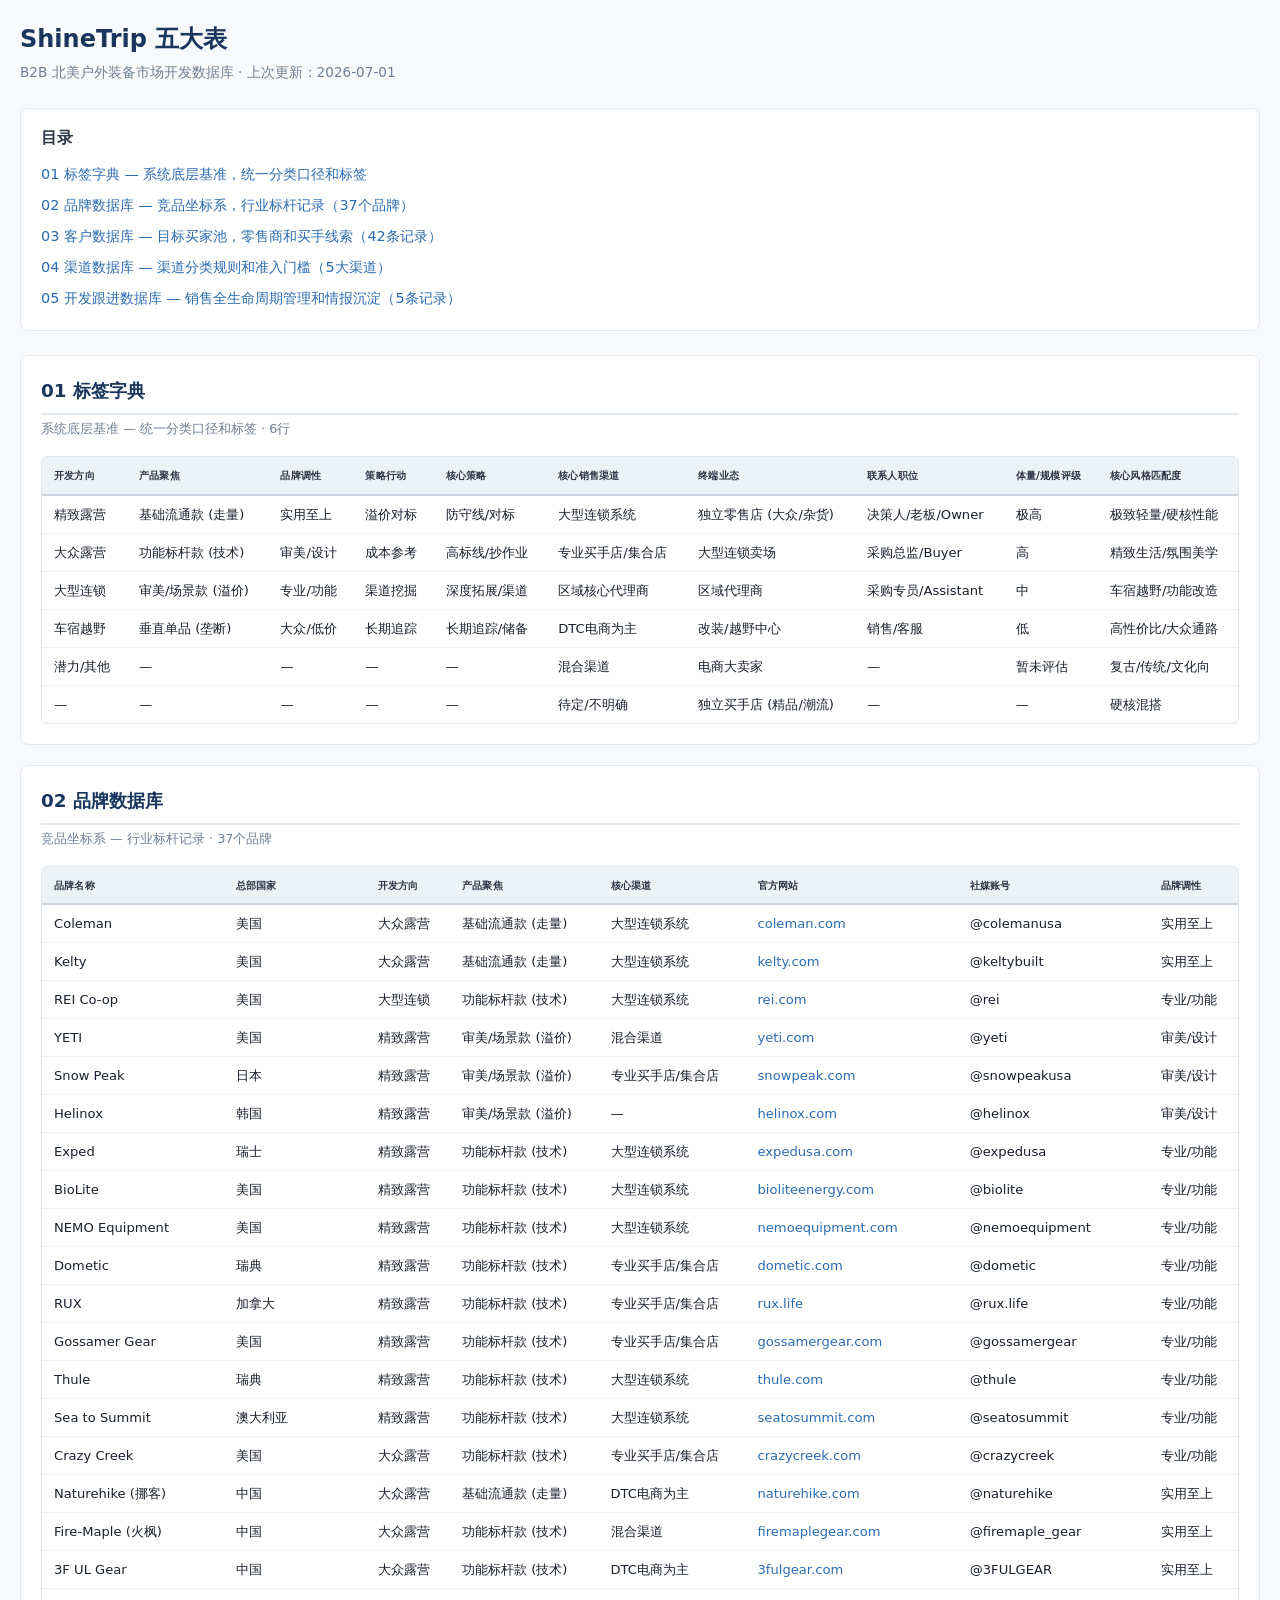
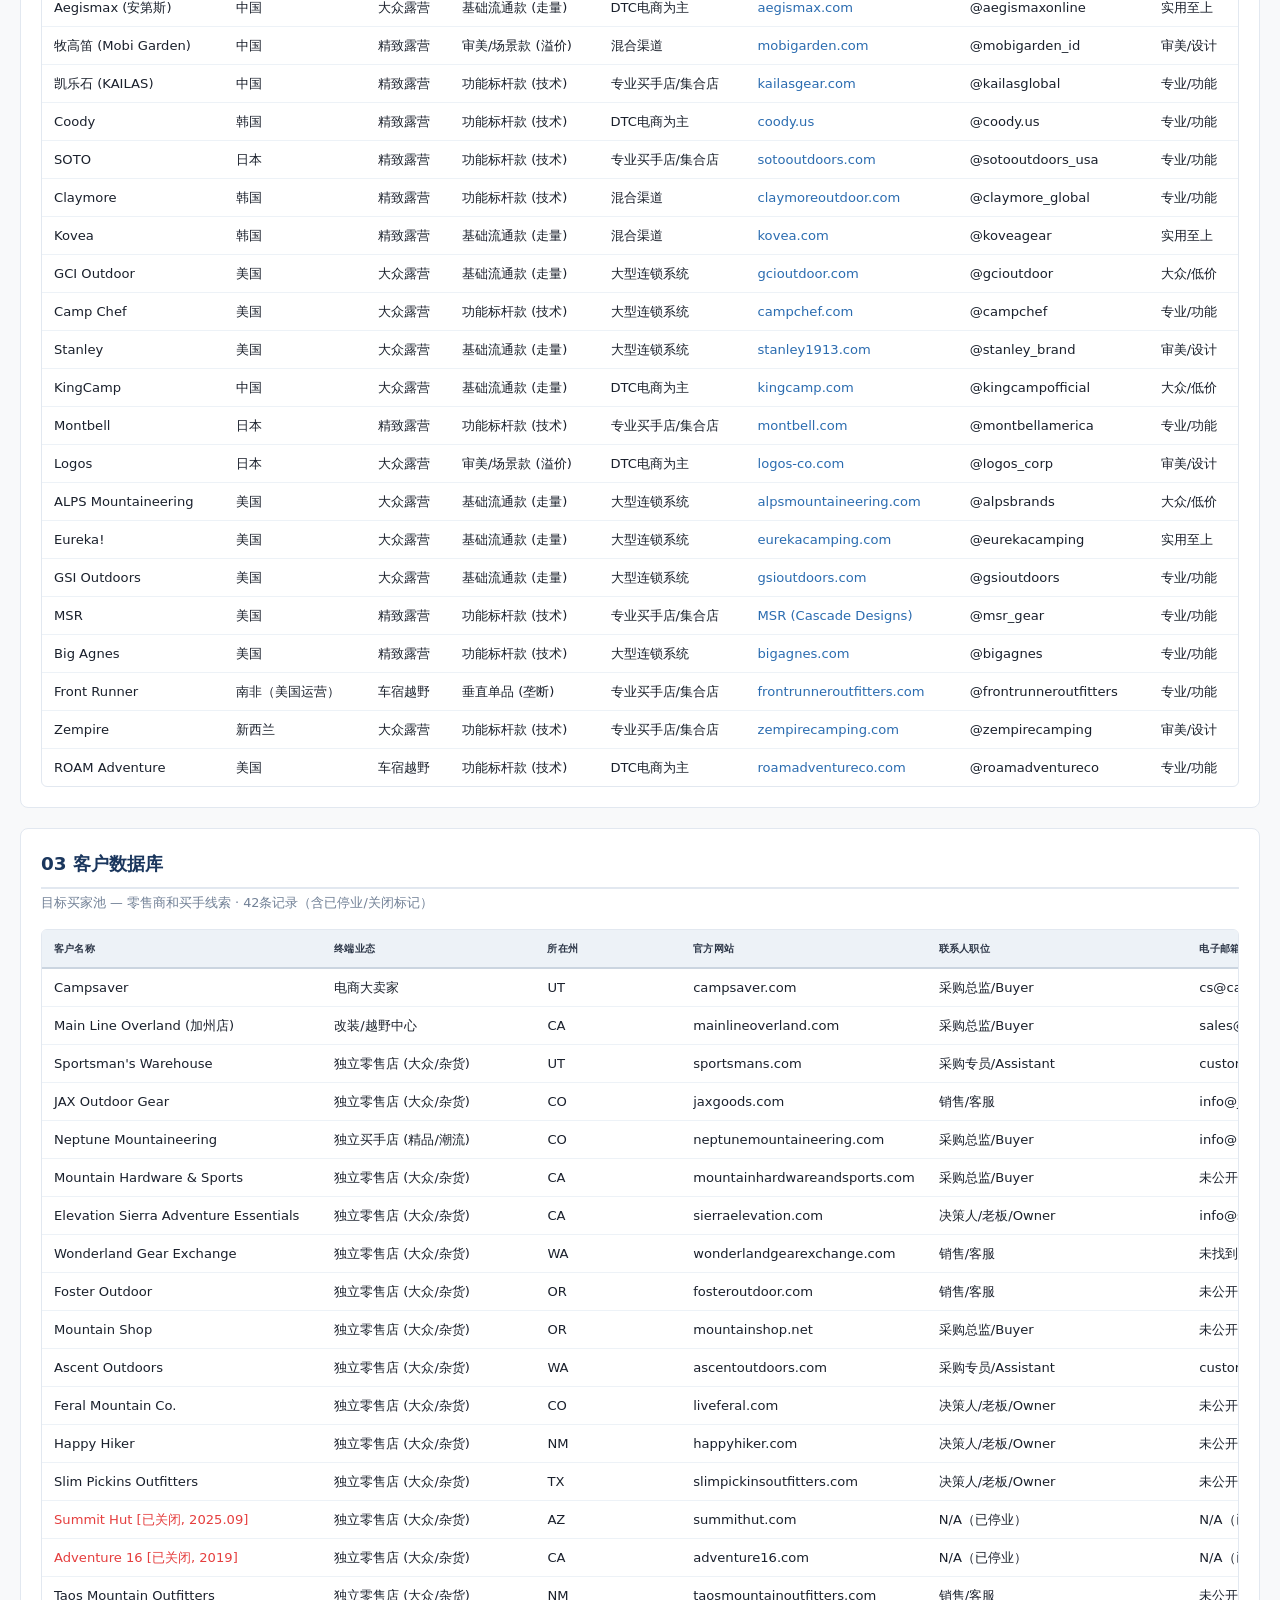
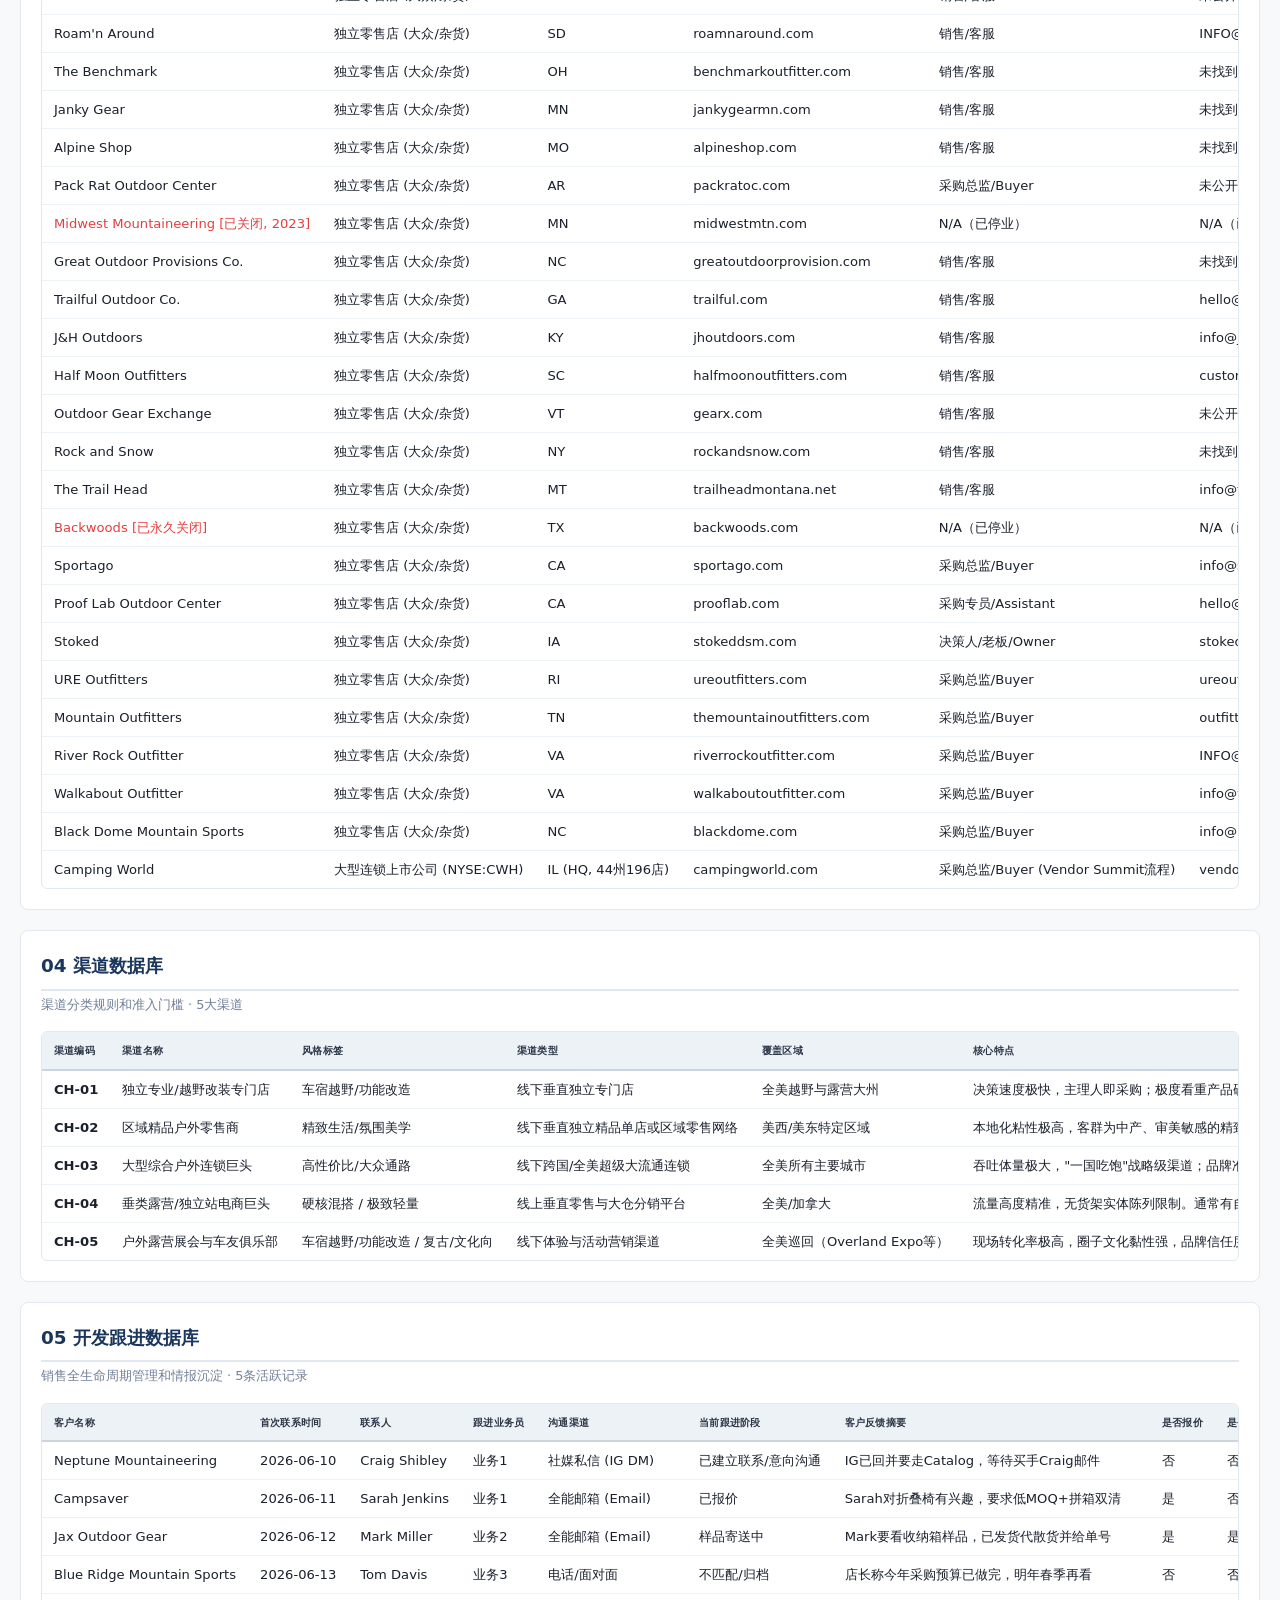
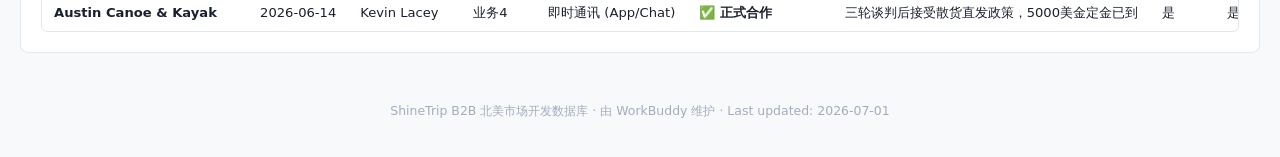
<file: 五大表_ChatGPT版.html>
<!DOCTYPE html>
<html lang="zh-CN">
<head>
<meta charset="UTF-8">
<meta name="viewport" content="width=device-width, initial-scale=1.0">
<title>ShineTrip 五大表 — B2B 北美市场开发数据库</title>
<style>
  * { margin: 0; padding: 0; box-sizing: border-box; }
  body {
    font-family: -apple-system, BlinkMacSystemFont, "Segoe UI", system-ui, sans-serif;
    background: #f8f9fa;
    color: #1a202c;
    line-height: 1.6;
    padding: 20px;
  }
  .container { max-width: 100%; margin: 0 auto; }
  h1 { font-size: 1.5em; color: #1a365d; margin-bottom: 4px; }
  .sub { color: #718096; font-size: 0.85em; margin-bottom: 24px; }

  /* TOC */
  .toc {
    background: #fff;
    border: 1px solid #e2e8f0;
    border-radius: 8px;
    padding: 16px 20px;
    margin-bottom: 24px;
  }
  .toc h2 { font-size: 1em; margin-bottom: 8px; color: #2d3748; }
  .toc a { display: block; padding: 4px 0; color: #2b6cb0; text-decoration: none; font-size: 0.9em; }
  .toc a:hover { text-decoration: underline; }

  /* Section */
  .section {
    background: #fff;
    border: 1px solid #e2e8f0;
    border-radius: 8px;
    padding: 20px;
    margin-bottom: 20px;
  }
  .section h2 {
    font-size: 1.15em;
    color: #1a365d;
    margin-bottom: 4px;
    padding-bottom: 8px;
    border-bottom: 2px solid #e2e8f0;
  }
  .section .meta { color: #718096; font-size: 0.8em; margin-bottom: 16px; }

  /* Table wrapper for horizontal scroll */
  .table-wrap {
    overflow-x: auto;
    -webkit-overflow-scrolling: touch;
    border: 1px solid #e2e8f0;
    border-radius: 6px;
  }

  table {
    width: 100%;
    border-collapse: collapse;
    font-size: 0.82em;
    min-width: 800px;
    white-space: nowrap;
  }
  thead { position: sticky; top: 0; z-index: 1; }
  th {
    background: #edf2f7;
    color: #2d3748;
    font-weight: 600;
    text-align: left;
    padding: 10px 12px;
    border-bottom: 2px solid #cbd5e0;
    font-size: 0.8em;
    text-transform: uppercase;
    letter-spacing: 0.02em;
  }
  td {
    padding: 8px 12px;
    border-bottom: 1px solid #edf2f7;
    vertical-align: top;
  }
  tr:last-child td { border-bottom: none; }
  tr:hover td { background: #f7fafc; }

  /* Links in tables */
  td a { color: #2b6cb0; text-decoration: none; }
  td a:hover { text-decoration: underline; }

  /* Status markers */
  .closed { color: #e53e3e; font-weight: 500; }
  .warn { color: #d69e2e; }

  .footer {
    text-align: center;
    color: #a0aec0;
    font-size: 0.78em;
    margin-top: 32px;
    padding: 16px 0;
  }

  /* Print */
  @media print {
    body { background: #fff; padding: 0; }
    .section { break-inside: avoid; border: none; padding: 10px 0; }
    .table-wrap { border: none; }
    table { font-size: 0.7em; }
  }
</style>
</head>
<body>
<div class="container">
  <h1>ShineTrip 五大表</h1>
  <p class="sub">B2B 北美户外装备市场开发数据库 · 上次更新：2026-07-01</p>

  <div class="toc">
    <h2>目录</h2>
    <a href="#t01">01 标签字典 — 系统底层基准，统一分类口径和标签</a>
    <a href="#t02">02 品牌数据库 — 竞品坐标系，行业标杆记录（37个品牌）</a>
    <a href="#t03">03 客户数据库 — 目标买家池，零售商和买手线索（42条记录）</a>
    <a href="#t04">04 渠道数据库 — 渠道分类规则和准入门槛（5大渠道）</a>
    <a href="#t05">05 开发跟进数据库 — 销售全生命周期管理和情报沉淀（5条记录）</a>
  </div>

  <!-- ===== TABLE 01 ===== -->
  <div class="section" id="t01">
    <h2>01 标签字典</h2>
    <p class="meta">系统底层基准 — 统一分类口径和标签 · 6行</p>
    <div class="table-wrap">
      <table>
        <thead>
          <tr>
            <th>开发方向</th>
            <th>产品聚焦</th>
            <th>品牌调性</th>
            <th>策略行动</th>
            <th>核心策略</th>
            <th>核心销售渠道</th>
            <th>终端业态</th>
            <th>联系人职位</th>
            <th>体量/规模评级</th>
            <th>核心风格匹配度</th>
          </tr>
        </thead>
        <tbody>
          <tr>
            <td>精致露营</td>
            <td>基础流通款 (走量)</td>
            <td>实用至上</td>
            <td>溢价对标</td>
            <td>防守线/对标</td>
            <td>大型连锁系统</td>
            <td>独立零售店 (大众/杂货)</td>
            <td>决策人/老板/Owner</td>
            <td>极高</td>
            <td>极致轻量/硬核性能</td>
          </tr>
          <tr>
            <td>大众露营</td>
            <td>功能标杆款 (技术)</td>
            <td>审美/设计</td>
            <td>成本参考</td>
            <td>高标线/抄作业</td>
            <td>专业买手店/集合店</td>
            <td>大型连锁卖场</td>
            <td>采购总监/Buyer</td>
            <td>高</td>
            <td>精致生活/氛围美学</td>
          </tr>
          <tr>
            <td>大型连锁</td>
            <td>审美/场景款 (溢价)</td>
            <td>专业/功能</td>
            <td>渠道挖掘</td>
            <td>深度拓展/渠道</td>
            <td>区域核心代理商</td>
            <td>区域代理商</td>
            <td>采购专员/Assistant</td>
            <td>中</td>
            <td>车宿越野/功能改造</td>
          </tr>
          <tr>
            <td>车宿越野</td>
            <td>垂直单品 (垄断)</td>
            <td>大众/低价</td>
            <td>长期追踪</td>
            <td>长期追踪/储备</td>
            <td>DTC电商为主</td>
            <td>改装/越野中心</td>
            <td>销售/客服</td>
            <td>低</td>
            <td>高性价比/大众通路</td>
          </tr>
          <tr>
            <td>潜力/其他</td>
            <td>&mdash;</td>
            <td>&mdash;</td>
            <td>&mdash;</td>
            <td>&mdash;</td>
            <td>混合渠道</td>
            <td>电商大卖家</td>
            <td>&mdash;</td>
            <td>暂未评估</td>
            <td>复古/传统/文化向</td>
          </tr>
          <tr>
            <td>&mdash;</td>
            <td>&mdash;</td>
            <td>&mdash;</td>
            <td>&mdash;</td>
            <td>&mdash;</td>
            <td>待定/不明确</td>
            <td>独立买手店 (精品/潮流)</td>
            <td>&mdash;</td>
            <td>&mdash;</td>
            <td>硬核混搭</td>
          </tr>
        </tbody>
      </table>
    </div>
  </div>

  <!-- ===== TABLE 02 ===== -->
  <div class="section" id="t02">
    <h2>02 品牌数据库</h2>
    <p class="meta">竞品坐标系 — 行业标杆记录 · 37个品牌</p>
    <div class="table-wrap">
      <table>
        <thead>
          <tr>
            <th>品牌名称</th>
            <th>总部国家</th>
            <th>开发方向</th>
            <th>产品聚焦</th>
            <th>核心渠道</th>
            <th>官方网站</th>
            <th>社媒账号</th>
            <th>品牌调性</th>
          </tr>
        </thead>
        <tbody>
          <tr><td>Coleman</td><td>美国</td><td>大众露营</td><td>基础流通款 (走量)</td><td>大型连锁系统</td><td><a href="https://www.coleman.com">coleman.com</a></td><td>@colemanusa</td><td>实用至上</td></tr>
          <tr><td>Kelty</td><td>美国</td><td>大众露营</td><td>基础流通款 (走量)</td><td>大型连锁系统</td><td><a href="https://www.kelty.com">kelty.com</a></td><td>@keltybuilt</td><td>实用至上</td></tr>
          <tr><td>REI Co-op</td><td>美国</td><td>大型连锁</td><td>功能标杆款 (技术)</td><td>大型连锁系统</td><td><a href="https://www.rei.com">rei.com</a></td><td>@rei</td><td>专业/功能</td></tr>
          <tr><td>YETI</td><td>美国</td><td>精致露营</td><td>审美/场景款 (溢价)</td><td>混合渠道</td><td><a href="https://www.yeti.com">yeti.com</a></td><td>@yeti</td><td>审美/设计</td></tr>
          <tr><td>Snow Peak</td><td>日本</td><td>精致露营</td><td>审美/场景款 (溢价)</td><td>专业买手店/集合店</td><td><a href="https://www.snowpeak.com">snowpeak.com</a></td><td>@snowpeakusa</td><td>审美/设计</td></tr>
          <tr><td>Helinox</td><td>韩国</td><td>精致露营</td><td>审美/场景款 (溢价)</td><td>&mdash;</td><td><a href="https://www.helinox.com">helinox.com</a></td><td>@helinox</td><td>审美/设计</td></tr>
          <tr><td>Exped</td><td>瑞士</td><td>精致露营</td><td>功能标杆款 (技术)</td><td>大型连锁系统</td><td><a href="https://www.expedusa.com/">expedusa.com</a></td><td>@expedusa</td><td>专业/功能</td></tr>
          <tr><td>BioLite</td><td>美国</td><td>精致露营</td><td>功能标杆款 (技术)</td><td>大型连锁系统</td><td><a href="https://www.bioliteenergy.com/">bioliteenergy.com</a></td><td>@biolite</td><td>专业/功能</td></tr>
          <tr><td>NEMO Equipment</td><td>美国</td><td>精致露营</td><td>功能标杆款 (技术)</td><td>大型连锁系统</td><td><a href="https://www.nemoequipment.com/">nemoequipment.com</a></td><td>@nemoequipment</td><td>专业/功能</td></tr>
          <tr><td>Dometic</td><td>瑞典</td><td>精致露营</td><td>功能标杆款 (技术)</td><td>专业买手店/集合店</td><td><a href="https://www.dometic.com/en-us">dometic.com</a></td><td>@dometic</td><td>专业/功能</td></tr>
          <tr><td>RUX</td><td>加拿大</td><td>精致露营</td><td>功能标杆款 (技术)</td><td>专业买手店/集合店</td><td><a href="https://rux.life/">rux.life</a></td><td>@rux.life</td><td>专业/功能</td></tr>
          <tr><td>Gossamer Gear</td><td>美国</td><td>精致露营</td><td>功能标杆款 (技术)</td><td>专业买手店/集合店</td><td><a href="https://www.gossamergear.com/">gossamergear.com</a></td><td>@gossamergear</td><td>专业/功能</td></tr>
          <tr><td>Thule</td><td>瑞典</td><td>精致露营</td><td>功能标杆款 (技术)</td><td>大型连锁系统</td><td><a href="https://www.thule.com/en-us/">thule.com</a></td><td>@thule</td><td>专业/功能</td></tr>
          <tr><td>Sea to Summit</td><td>澳大利亚</td><td>精致露营</td><td>功能标杆款 (技术)</td><td>大型连锁系统</td><td><a href="https://seatosummit.com/">seatosummit.com</a></td><td>@seatosummit</td><td>专业/功能</td></tr>
          <tr><td>Crazy Creek</td><td>美国</td><td>大众露营</td><td>功能标杆款 (技术)</td><td>专业买手店/集合店</td><td><a href="https://crazycreek.com/">crazycreek.com</a></td><td>@crazycreek</td><td>专业/功能</td></tr>
          <tr><td>Naturehike (挪客)</td><td>中国</td><td>大众露营</td><td>基础流通款 (走量)</td><td>DTC电商为主</td><td><a href="https://www.naturehike.com/">naturehike.com</a></td><td>@naturehike</td><td>实用至上</td></tr>
          <tr><td>Fire-Maple (火枫)</td><td>中国</td><td>大众露营</td><td>功能标杆款 (技术)</td><td>混合渠道</td><td><a href="https://firemaplegear.com/">firemaplegear.com</a></td><td>@firemaple_gear</td><td>实用至上</td></tr>
          <tr><td>3F UL Gear</td><td>中国</td><td>大众露营</td><td>功能标杆款 (技术)</td><td>DTC电商为主</td><td><a href="https://3fulgear.com/">3fulgear.com</a></td><td>@3FULGEAR</td><td>实用至上</td></tr>
          <tr><td>Aegismax (安第斯)</td><td>中国</td><td>大众露营</td><td>基础流通款 (走量)</td><td>DTC电商为主</td><td><a href="https://www.aegismax.com/">aegismax.com</a></td><td>@aegismaxonline</td><td>实用至上</td></tr>
          <tr><td>牧高笛 (Mobi Garden)</td><td>中国</td><td>精致露营</td><td>审美/场景款 (溢价)</td><td>混合渠道</td><td><a href="https://mobigarden.com/">mobigarden.com</a></td><td>@mobigarden_id</td><td>审美/设计</td></tr>
          <tr><td>凯乐石 (KAILAS)</td><td>中国</td><td>精致露营</td><td>功能标杆款 (技术)</td><td>专业买手店/集合店</td><td><a href="https://kailasgear.com/">kailasgear.com</a></td><td>@kailasglobal</td><td>专业/功能</td></tr>
          <tr><td>Coody</td><td>韩国</td><td>精致露营</td><td>功能标杆款 (技术)</td><td>DTC电商为主</td><td><a href="https://coody.us/">coody.us</a></td><td>@coody.us</td><td>专业/功能</td></tr>
          <tr><td>SOTO</td><td>日本</td><td>精致露营</td><td>功能标杆款 (技术)</td><td>专业买手店/集合店</td><td><a href="https://sotooutdoors.com/">sotooutdoors.com</a></td><td>@sotooutdoors_usa</td><td>专业/功能</td></tr>
          <tr><td>Claymore</td><td>韩国</td><td>精致露营</td><td>功能标杆款 (技术)</td><td>混合渠道</td><td><a href="https://claymoreoutdoor.com/">claymoreoutdoor.com</a></td><td>@claymore_global</td><td>专业/功能</td></tr>
          <tr><td>Kovea</td><td>韩国</td><td>精致露营</td><td>基础流通款 (走量)</td><td>混合渠道</td><td><a href="https://www.kovea.com/">kovea.com</a></td><td>@koveagear</td><td>实用至上</td></tr>
          <tr><td>GCI Outdoor</td><td>美国</td><td>大众露营</td><td>基础流通款 (走量)</td><td>大型连锁系统</td><td><a href="https://gcioutdoor.com/">gcioutdoor.com</a></td><td>@gcioutdoor</td><td>大众/低价</td></tr>
          <tr><td>Camp Chef</td><td>美国</td><td>大众露营</td><td>功能标杆款 (技术)</td><td>大型连锁系统</td><td><a href="https://www.campchef.com/">campchef.com</a></td><td>@campchef</td><td>专业/功能</td></tr>
          <tr><td>Stanley</td><td>美国</td><td>大众露营</td><td>基础流通款 (走量)</td><td>大型连锁系统</td><td><a href="https://www.stanley1913.com/">stanley1913.com</a></td><td>@stanley_brand</td><td>审美/设计</td></tr>
          <tr><td>KingCamp</td><td>中国</td><td>大众露营</td><td>基础流通款 (走量)</td><td>DTC电商为主</td><td><a href="https://www.kingcamp.com/">kingcamp.com</a></td><td>@kingcampofficial</td><td>大众/低价</td></tr>
          <tr><td>Montbell</td><td>日本</td><td>精致露营</td><td>功能标杆款 (技术)</td><td>专业买手店/集合店</td><td><a href="https://www.montbell.com/us/en">montbell.com</a></td><td>@montbellamerica</td><td>专业/功能</td></tr>
          <tr><td>Logos</td><td>日本</td><td>大众露营</td><td>审美/场景款 (溢价)</td><td>DTC电商为主</td><td><a href="https://www.logos-co.com/">logos-co.com</a></td><td>@logos_corp</td><td>审美/设计</td></tr>
          <tr><td>ALPS Mountaineering</td><td>美国</td><td>大众露营</td><td>基础流通款 (走量)</td><td>大型连锁系统</td><td><a href="https://alpsmountaineering.com/">alpsmountaineering.com</a></td><td>@alpsbrands</td><td>大众/低价</td></tr>
          <tr><td>Eureka!</td><td>美国</td><td>大众露营</td><td>基础流通款 (走量)</td><td>大型连锁系统</td><td><a href="https://eurekacamping.johnsonoutdoors.com/us">eurekacamping.com</a></td><td>@eurekacamping</td><td>实用至上</td></tr>
          <tr><td>GSI Outdoors</td><td>美国</td><td>大众露营</td><td>基础流通款 (走量)</td><td>大型连锁系统</td><td><a href="https://gsioutdoors.com/">gsioutdoors.com</a></td><td>@gsioutdoors</td><td>专业/功能</td></tr>
          <tr><td>MSR</td><td>美国</td><td>精致露营</td><td>功能标杆款 (技术)</td><td>专业买手店/集合店</td><td><a href="https://cascadedesigns.com/pages/msr">MSR (Cascade Designs)</a></td><td>@msr_gear</td><td>专业/功能</td></tr>
          <tr><td>Big Agnes</td><td>美国</td><td>精致露营</td><td>功能标杆款 (技术)</td><td>大型连锁系统</td><td><a href="https://www.bigagnes.com/">bigagnes.com</a></td><td>@bigagnes</td><td>专业/功能</td></tr>
          <tr><td>Front Runner</td><td>南非（美国运营）</td><td>车宿越野</td><td>垂直单品 (垄断)</td><td>专业买手店/集合店</td><td><a href="https://www.frontrunneroutfitters.com">frontrunneroutfitters.com</a></td><td>@frontrunneroutfitters</td><td>专业/功能</td></tr>
          <tr><td>Zempire</td><td>新西兰</td><td>大众露营</td><td>功能标杆款 (技术)</td><td>专业买手店/集合店</td><td><a href="https://zempirecamping.com/">zempirecamping.com</a></td><td>@zempirecamping</td><td>审美/设计</td></tr>
          <tr><td>ROAM Adventure</td><td>美国</td><td>车宿越野</td><td>功能标杆款 (技术)</td><td>DTC电商为主</td><td><a href="https://www.roamadventureco.com/">roamadventureco.com</a></td><td>@roamadventureco</td><td>专业/功能</td></tr>
        </tbody>
      </table>
    </div>
  </div>

  <!-- ===== TABLE 03 ===== -->
  <div class="section" id="t03">
    <h2>03 客户数据库</h2>
    <p class="meta">目标买家池 — 零售商和买手线索 · 42条记录（含已停业/关闭标记）</p>
    <div class="table-wrap">
      <table>
        <thead>
          <tr>
            <th>客户名称</th>
            <th>终端业态</th>
            <th>所在州</th>
            <th>官方网站</th>
            <th>联系人职位</th>
            <th>电子邮箱</th>
            <th>电话</th>
            <th>社媒账号</th>
            <th>体量评级</th>
            <th>风格匹配</th>
          </tr>
        </thead>
        <tbody>
          <tr><td>Campsaver</td><td>电商大卖家</td><td>UT</td><td>campsaver.com</td><td>采购总监/Buyer</td><td>cs@campsaver.com</td><td>888-426-7728 (免费热线)</td><td>@campsaver</td><td>低</td><td>高性价比/大众通路</td></tr>
          <tr><td>Main Line Overland (加州店)</td><td>改装/越野中心</td><td>CA</td><td>mainlineoverland.com</td><td>采购总监/Buyer</td><td>sales@mainlineoverland.com</td><td>888-443-9061 (免费热线)</td><td>@mainlineoverland</td><td>极高</td><td>车宿越野/功能改造</td></tr>
          <tr><td>Sportsman's Warehouse</td><td>独立零售店 (大众/杂货)</td><td>UT</td><td>sportsmans.com</td><td>采购专员/Assistant</td><td>customerservice@sportsmans.com</td><td>800-286-3076 (免费热线)</td><td>@sportsmans_warehouse</td><td>高</td><td>高性价比/大众通路</td></tr>
          <tr><td>JAX Outdoor Gear</td><td>独立零售店 (大众/杂货)</td><td>CO</td><td>jaxgoods.com</td><td>销售/客服</td><td>info@jaxgoods.com</td><td>720-266-6160</td><td>@jaxgoods</td><td>极高</td><td>硬核混搭</td></tr>
          <tr><td>Neptune Mountaineering</td><td>独立买手店 (精品/潮流)</td><td>CO</td><td>neptunemountaineering.com</td><td>采购总监/Buyer</td><td>info@neptunemountaineering.com</td><td>303-499-8866</td><td>@neptunemountaineering</td><td>极高</td><td>精致生活/氛围美学</td></tr>
          <tr><td>Mountain Hardware &amp; Sports</td><td>独立零售店 (大众/杂货)</td><td>CA</td><td>mountainhardwareandsports.com</td><td>采购总监/Buyer</td><td>未公开（仅官网表单）</td><td>530-587-4844 / 530-563-2950</td><td>&mdash;</td><td>中</td><td>高性价比/大众通路</td></tr>
          <tr><td>Elevation Sierra Adventure Essentials</td><td>独立零售店 (大众/杂货)</td><td>CA</td><td>sierraelevation.com</td><td>决策人/老板/Owner</td><td>info@sierraelevation.com</td><td>760-876-4560</td><td>FB: 268189516350</td><td>低</td><td>极致轻量/硬核性能</td></tr>
          <tr><td>Wonderland Gear Exchange</td><td>独立零售店 (大众/杂货)</td><td>WA</td><td>wonderlandgearexchange.com</td><td>销售/客服</td><td>未找到（Contact页404）</td><td>206-582-1987</td><td>&mdash;</td><td>低</td><td>高性价比/大众通路</td></tr>
          <tr><td>Foster Outdoor</td><td>独立零售店 (大众/杂货)</td><td>OR</td><td>fosteroutdoor.com</td><td>销售/客服</td><td>未公开（仅官网表单）</td><td>未找到</td><td>&mdash;</td><td>中</td><td>高性价比/大众通路</td></tr>
          <tr><td>Mountain Shop</td><td>独立零售店 (大众/杂货)</td><td>OR</td><td>mountainshop.net</td><td>采购总监/Buyer</td><td>未公开（仅表单和Google Form）</td><td>(503) 288-6768</td><td>@mtshoppdx</td><td>中</td><td>极致轻量/硬核性能</td></tr>
          <tr><td>Ascent Outdoors</td><td>独立零售店 (大众/杂货)</td><td>WA</td><td>ascentoutdoors.com</td><td>采购专员/Assistant</td><td>customerservice@ascentoutdoors.com</td><td>206-545-8810</td><td>&mdash;</td><td>中</td><td>精致生活/氛围美学</td></tr>
          <tr><td>Feral Mountain Co.</td><td>独立零售店 (大众/杂货)</td><td>CO</td><td>liveferal.com</td><td>决策人/老板/Owner</td><td>未公开（仅在线表单）</td><td>(303) 903-8584 / (616) 326-0091</td><td>@liveferal (推测)</td><td>中</td><td>高性价比/大众通路</td></tr>
          <tr><td>Happy Hiker</td><td>独立零售店 (大众/杂货)</td><td>NM</td><td>happyhiker.com</td><td>决策人/老板/Owner</td><td>未公开</td><td>(575) 914-6644</td><td>&mdash;</td><td>低</td><td>精致生活/氛围美学</td></tr>
          <tr><td>Slim Pickins Outfitters</td><td>独立零售店 (大众/杂货)</td><td>TX</td><td>slimpickinsoutfitters.com</td><td>决策人/老板/Owner</td><td>未公开（仅在线表单）</td><td>未找到</td><td>@spoutfitter</td><td>低</td><td>精致生活/氛围美学</td></tr>
          <tr><td><span class="closed">Summit Hut [已关闭, 2025.09]</span></td><td>独立零售店 (大众/杂货)</td><td>AZ</td><td>summithut.com</td><td>N/A（已停业）</td><td>N/A（已停业）</td><td>N/A（已停业）</td><td>N/A</td><td>中</td><td>车宿越野/功能改造</td></tr>
          <tr><td><span class="closed">Adventure 16 [已关闭, 2019]</span></td><td>独立零售店 (大众/杂货)</td><td>CA</td><td>adventure16.com</td><td>N/A（已停业）</td><td>N/A（已停业）</td><td>N/A（已停业）</td><td>N/A</td><td>中</td><td>极致轻量/硬核性能</td></tr>
          <tr><td>Taos Mountain Outfitters</td><td>独立零售店 (大众/杂货)</td><td>NM</td><td>taosmountainoutfitters.com</td><td>销售/客服</td><td>未公开（仅在线表单）</td><td>未找到</td><td>FB: TaosMountainOutfitters</td><td>低</td><td>高性价比/大众通路</td></tr>
          <tr><td>Roam'n Around</td><td>独立零售店 (大众/杂货)</td><td>SD</td><td>roamnaround.com</td><td>销售/客服</td><td>INFO@ROAMNAROUND.COM</td><td>605-716-1660</td><td>&mdash;</td><td>低</td><td>高性价比/大众通路</td></tr>
          <tr><td>The Benchmark</td><td>独立零售店 (大众/杂货)</td><td>OH</td><td>benchmarkoutfitter.com</td><td>销售/客服</td><td>未找到（Contact页404）</td><td>未找到</td><td>&mdash;</td><td>中</td><td>高性价比/大众通路</td></tr>
          <tr><td>Janky Gear</td><td>独立零售店 (大众/杂货)</td><td>MN</td><td>jankygearmn.com</td><td>销售/客服</td><td>未找到（Contact页404）</td><td>未找到</td><td>@jankygear</td><td>低</td><td>高性价比/大众通路</td></tr>
          <tr><td>Alpine Shop</td><td>独立零售店 (大众/杂货)</td><td>MO</td><td>alpineshop.com</td><td>销售/客服</td><td>未找到（无法访问）</td><td>未找到</td><td>&mdash;</td><td>中</td><td>高性价比/大众通路</td></tr>
          <tr><td>Pack Rat Outdoor Center</td><td>独立零售店 (大众/杂货)</td><td>AR</td><td>packratoc.com</td><td>采购总监/Buyer</td><td>未公开（仅在线表单）</td><td>(479) 521-6340</td><td>@packratoc</td><td>低</td><td>精致生活/氛围美学</td></tr>
          <tr><td><span class="closed">Midwest Mountaineering [已关闭, 2023]</span></td><td>独立零售店 (大众/杂货)</td><td>MN</td><td>midwestmtn.com</td><td>N/A（已停业）</td><td>N/A（已停业）</td><td>N/A（已停业）</td><td>N/A</td><td>中</td><td>极致轻量/硬核性能</td></tr>
          <tr><td>Great Outdoor Provisions Co.</td><td>独立零售店 (大众/杂货)</td><td>NC</td><td>greatoutdoorprovision.com</td><td>销售/客服</td><td>未找到（Contact页404）</td><td>未找到</td><td>@greatoutdoorprovision (推测)</td><td>中</td><td>高性价比/大众通路</td></tr>
          <tr><td>Trailful Outdoor Co.</td><td>独立零售店 (大众/杂货)</td><td>GA</td><td>trailful.com</td><td>销售/客服</td><td>hello@trailful.com</td><td>(706) 521-4453</td><td>&mdash;</td><td>低</td><td>精致生活/氛围美学</td></tr>
          <tr><td>J&amp;H Outdoors</td><td>独立零售店 (大众/杂货)</td><td>KY</td><td>jhoutdoors.com</td><td>销售/客服</td><td>info@jhoutdoors.com</td><td>(859) 278-0730</td><td>&mdash;</td><td>低</td><td>精致生活/氛围美学</td></tr>
          <tr><td>Half Moon Outfitters</td><td>独立零售店 (大众/杂货)</td><td>SC</td><td>halfmoonoutfitters.com</td><td>销售/客服</td><td>customerservice@halfmoonoutfitters.com</td><td>(877) 846-7589 (免费热线)</td><td>@halfmoonoutfitters</td><td>中</td><td>精致生活/氛围美学</td></tr>
          <tr><td>Outdoor Gear Exchange</td><td>独立零售店 (大众/杂货)</td><td>VT</td><td>gearx.com</td><td>销售/客服</td><td>未公开（仅在线表单）</td><td>未找到</td><td>&mdash;</td><td>中</td><td>精致生活/氛围美学</td></tr>
          <tr><td>Rock and Snow</td><td>独立零售店 (大众/杂货)</td><td>NY</td><td>rockandsnow.com</td><td>销售/客服</td><td>未找到（Contact页404）</td><td>未找到</td><td>&mdash;</td><td>低</td><td>极致轻量/硬核性能</td></tr>
          <tr><td>The Trail Head</td><td>独立零售店 (大众/杂货)</td><td>MT</td><td>trailheadmontana.net</td><td>销售/客服</td><td>info@trailheadmontana.net</td><td>406-543-6966</td><td>&mdash;</td><td>低</td><td>极致轻量/硬核性能</td></tr>
          <tr><td><span class="closed">Backwoods [已永久关闭]</span></td><td>独立零售店 (大众/杂货)</td><td>TX</td><td>backwoods.com</td><td>N/A（已停业）</td><td>N/A（已停业）</td><td>N/A（已停业）</td><td>N/A</td><td>中</td><td>高性价比/大众通路</td></tr>
          <tr><td>Sportago</td><td>独立零售店 (大众/杂货)</td><td>CA</td><td>sportago.com</td><td>采购总监/Buyer</td><td>info@sportago.com</td><td>(707) 963-9042</td><td>@sportago_napa</td><td>低</td><td>精致生活/氛围美学</td></tr>
          <tr><td>Proof Lab Outdoor Center</td><td>独立零售店 (大众/杂货)</td><td>CA</td><td>prooflab.com</td><td>采购专员/Assistant</td><td>hello@prooflab.com</td><td>415-380-8900</td><td>@prooflab</td><td>中</td><td>精致生活/氛围美学</td></tr>
          <tr><td>Stoked</td><td>独立零售店 (大众/杂货)</td><td>IA</td><td>stokeddsm.com</td><td>决策人/老板/Owner</td><td>stokeddsm@gmail.com</td><td>(515) 415-1057</td><td>@stokeddsm</td><td>低</td><td>高性价比/大众通路</td></tr>
          <tr><td>URE Outfitters</td><td>独立零售店 (大众/杂货)</td><td>RI</td><td>ureoutfitters.com</td><td>采购总监/Buyer</td><td>ureoutfitters@hotmail.com</td><td>401-539-4050</td><td>@ureoutfitters</td><td>中</td><td>高性价比/大众通路</td></tr>
          <tr><td>Mountain Outfitters</td><td>独立零售店 (大众/杂货)</td><td>TN</td><td>themountainoutfitters.com</td><td>采购总监/Buyer</td><td>outfittingcustomerservice@gmail.com</td><td>(931) 924-4100</td><td>@themountainoutfitters</td><td>中</td><td>高性价比/大众通路</td></tr>
          <tr><td>River Rock Outfitter</td><td>独立零售店 (大众/杂货)</td><td>VA</td><td>riverrockoutfitter.com</td><td>采购总监/Buyer</td><td>INFO@RIVERROCKOUTFITTER.COM</td><td>(540) 372-8708</td><td>@riverrockoutfitter</td><td>中</td><td>高性价比/大众通路</td></tr>
          <tr><td>Walkabout Outfitter</td><td>独立零售店 (大众/杂货)</td><td>VA</td><td>walkaboutoutfitter.com</td><td>采购总监/Buyer</td><td>info@walkaboutoutfitter.com</td><td>(540) 739-3263</td><td>@walkabout_outfitter</td><td>高</td><td>高性价比/大众通路</td></tr>
          <tr><td>Black Dome Mountain Sports</td><td>独立零售店 (大众/杂货)</td><td>NC</td><td>blackdome.com</td><td>采购总监/Buyer</td><td>info@blackdome.com</td><td>(828) 251-2001</td><td>@blackdomemountainsports</td><td>中</td><td>极致轻量/硬核性能</td></tr>
          <tr><td>Camping World</td><td>大型连锁上市公司 (NYSE:CWH)</td><td>IL (HQ, 44州196店)</td><td>campingworld.com</td><td>采购总监/Buyer (Vendor Summit流程)</td><td>vendorfair@campingworld.com (推测); cs@campingworld.com (客服)</td><td>(847) 808-3000 (总部总机)</td><td>@campingworld (IG 379.8K)</td><td>极高 (NYSE:CWH, $6.37B营收)</td><td>大众露营 (RV露营场景)</td></tr>
        </tbody>
      </table>
    </div>
  </div>

  <!-- ===== TABLE 04 ===== -->
  <div class="section" id="t04">
    <h2>04 渠道数据库</h2>
    <p class="meta">渠道分类规则和准入门槛 · 5大渠道</p>
    <div class="table-wrap">
      <table>
        <thead>
          <tr>
            <th>渠道编码</th>
            <th>渠道名称</th>
            <th>风格标签</th>
            <th>渠道类型</th>
            <th>覆盖区域</th>
            <th>核心特点</th>
            <th>进入门槛/资质要求</th>
            <th>适合我司产品</th>
            <th>渠道备注</th>
          </tr>
        </thead>
        <tbody>
          <tr>
            <td><strong>CH-01</strong></td>
            <td>独立专业/越野改装专门店</td>
            <td>车宿越野/功能改造</td>
            <td>线下垂直独立专门店</td>
            <td>全美越野与露营大州</td>
            <td>决策速度极快，主理人即采购；极度看重产品硬核品质和店面实车陈列效果</td>
            <td>不设硬性门槛。支持小额散货拼箱，可通过国内货代直接双清送达门店</td>
            <td>车载收纳硬壳箱、重载营地折叠桌椅、车边天幕周边家具</td>
            <td><strong>最核心的主攻渠道。</strong>业务员谈妥后用国内合作货代帮客户安排拼箱/快递送门</td>
          </tr>
          <tr>
            <td><strong>CH-02</strong></td>
            <td>区域精品户外零售商</td>
            <td>精致生活/氛围美学</td>
            <td>线下垂直独立精品单店或区域零售网络</td>
            <td>美西/美东特定区域</td>
            <td>本地化粘性极高，客群为中产、审美敏感的精致露营与家庭户外爱好者</td>
            <td>首批看重样品质量、实物视觉、电子Catalog规范性。支持国内货代直发店门</td>
            <td>高颜值折叠桌椅、轻量化铝合金厨房模块、高档便携随身家具</td>
            <td>成交前客户可能询问商业保险问题，届时可根据订单意向申请保单配合</td>
          </tr>
          <tr>
            <td><strong>CH-03</strong></td>
            <td>大型综合户外连锁巨头</td>
            <td>高性价比/大众通路</td>
            <td>线下跨国/全美超级大流通连锁</td>
            <td>全美所有主要城市</td>
            <td>吞吐体量极大，"一国吃饱"战略级渠道；品牌准入门槛高，流程死板，不接受散货拼箱</td>
            <td>门槛极高。只接受大宗整柜(FCL)，对UPC条码、防爆包装、海外清关、千万级商业保险要求极严</td>
            <td>全线量产版畅销款折叠椅、大众价格带营地桌椅、冷箱搭配家具</td>
            <td><strong>战略孵化渠道。</strong>中长期核心攻坚目标，现阶段先收集买手名单建立轻度联系</td>
          </tr>
          <tr>
            <td><strong>CH-04</strong></td>
            <td>垂类露营/独立站电商巨头</td>
            <td>硬核混搭 / 极致轻量</td>
            <td>线上垂直零售与大仓分销平台</td>
            <td>全美/加拿大</td>
            <td>流量高度精准，无货架实体陈列限制。通常有自己的囤货大仓，偏好社媒联合营销引流</td>
            <td>优先推荐国内货代散货直发（低起订量、双清送门）批量切入</td>
            <td>差异化明显的独家模块化收纳工具包、核心高颜值折叠桌椅、全系爆款</td>
            <td><strong>弹性合作政策。</strong>利益足够即可单案单议，包括海外仓一件代发等本地履约</td>
          </tr>
          <tr>
            <td><strong>CH-05</strong></td>
            <td>户外露营展会与车友俱乐部</td>
            <td>车宿越野/功能改造 / 复古/文化向</td>
            <td>线下体验与活动营销渠道</td>
            <td>全美巡回（Overland Expo等）</td>
            <td>现场转化率极高，圈子文化黏性强，品牌信任度建设的绝佳阵地</td>
            <td>需提前数月预订展位，或与当地俱乐部KOL达成赞助协议</td>
            <td>全系主打展示产品、限量版战术周边赠品</td>
            <td>每年重头戏。开展前3个月梳理参展零售商名单进行定向打击</td>
          </tr>
        </tbody>
      </table>
    </div>
  </div>

  <!-- ===== TABLE 05 ===== -->
  <div class="section" id="t05">
    <h2>05 开发跟进数据库</h2>
    <p class="meta">销售全生命周期管理和情报沉淀 · 5条活跃记录</p>
    <div class="table-wrap">
      <table>
        <thead>
          <tr>
            <th>客户名称</th>
            <th>首次联系时间</th>
            <th>联系人</th>
            <th>跟进业务员</th>
            <th>沟通渠道</th>
            <th>当前跟进阶段</th>
            <th>客户反馈摘要</th>
            <th>是否报价</th>
            <th>是否寄样</th>
            <th>下一次跟进时间</th>
            <th>备注</th>
          </tr>
        </thead>
        <tbody>
          <tr>
            <td>Neptune Mountaineering</td>
            <td>2026-06-10</td>
            <td>Craig Shibley</td>
            <td>业务1</td>
            <td>社媒私信 (IG DM)</td>
            <td>已建立联系/意向沟通</td>
            <td>IG已回并要走Catalog，等待买手Craig邮件</td>
            <td>否</td>
            <td>否</td>
            <td>2026-06-18</td>
            <td>店主页陈列大量Snow Peak的IGT模块化桌子</td>
          </tr>
          <tr>
            <td>Campsaver</td>
            <td>2026-06-11</td>
            <td>Sarah Jenkins</td>
            <td>业务1</td>
            <td>全能邮箱 (Email)</td>
            <td>已报价</td>
            <td>Sarah对折叠椅有兴趣，要求低MOQ+拼箱双清</td>
            <td>是</td>
            <td>否</td>
            <td>2026-06-17</td>
            <td>对方线上主营Helinox轻量化系列，想找平替</td>
          </tr>
          <tr>
            <td>Jax Outdoor Gear</td>
            <td>2026-06-12</td>
            <td>Mark Miller</td>
            <td>业务2</td>
            <td>全能邮箱 (Email)</td>
            <td>样品寄送中</td>
            <td>Mark要看收纳箱样品，已发货代散货并给单号</td>
            <td>是</td>
            <td>是</td>
            <td>2026-06-25</td>
            <td>对方拟减少Kelty平价线，腾出空间进战术风</td>
          </tr>
          <tr>
            <td>Blue Ridge Mountain Sports</td>
            <td>2026-06-13</td>
            <td>Tom Davis</td>
            <td>业务3</td>
            <td>电话/面对面</td>
            <td>不匹配/归档</td>
            <td>店长称今年采购预算已做完，明年春季再看</td>
            <td>否</td>
            <td>否</td>
            <td>2027-01-15</td>
            <td>店内卖Coleman低端平价线，调性与我司不搭</td>
          </tr>
          <tr>
            <td><strong>Austin Canoe &amp; Kayak</strong></td>
            <td>2026-06-14</td>
            <td>Kevin Lacey</td>
            <td>业务4</td>
            <td>即时通讯 (App/Chat)</td>
            <td><strong>✅ 正式合作</strong></td>
            <td>三轮谈判后接受散货直发政策，5000美金定金已到</td>
            <td>是</td>
            <td>是</td>
            <td>2026-06-20</td>
            <td>越野车宿改装店，拿了战术桌。店内主营YETI</td>
          </tr>
        </tbody>
      </table>
    </div>
  </div>

  <p class="footer">ShineTrip B2B 北美市场开发数据库 · 由 WorkBuddy 维护 · Last updated: 2026-07-01</p>
</div>
</body>
</html>
</file>
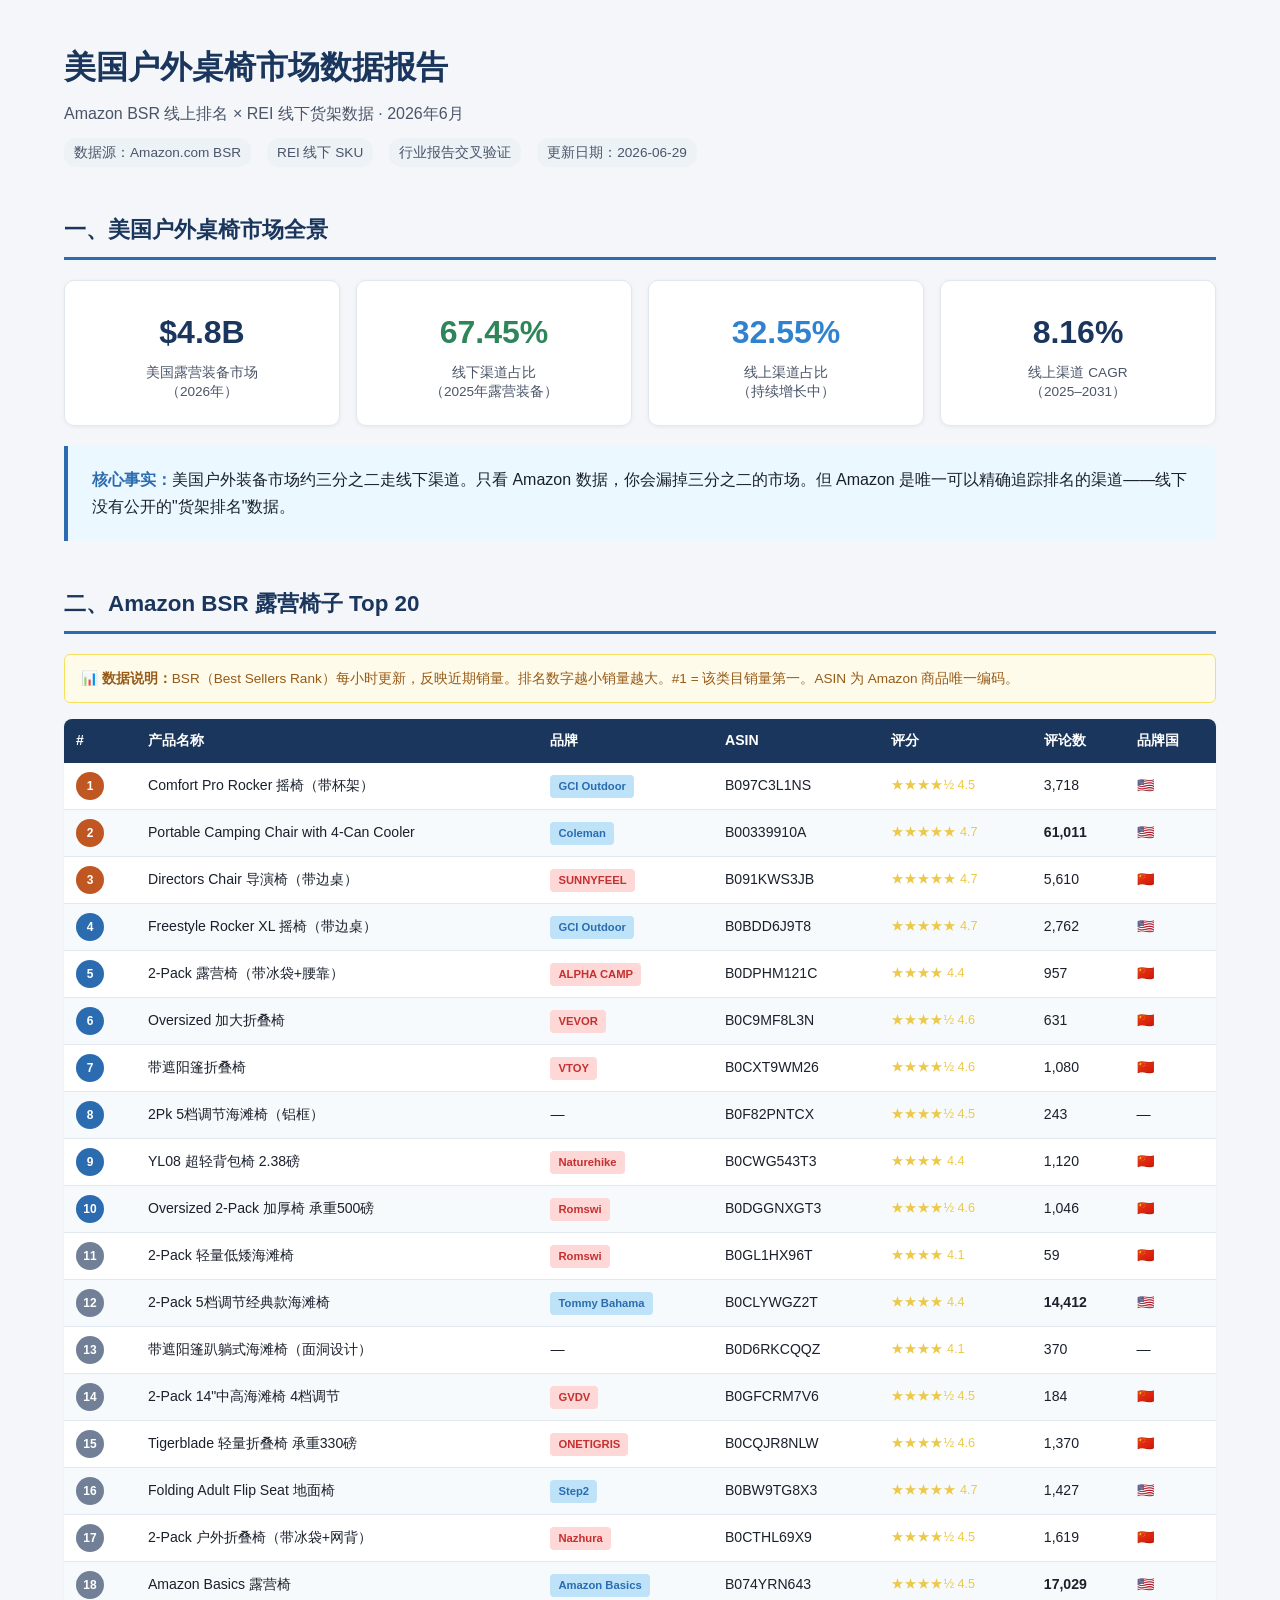
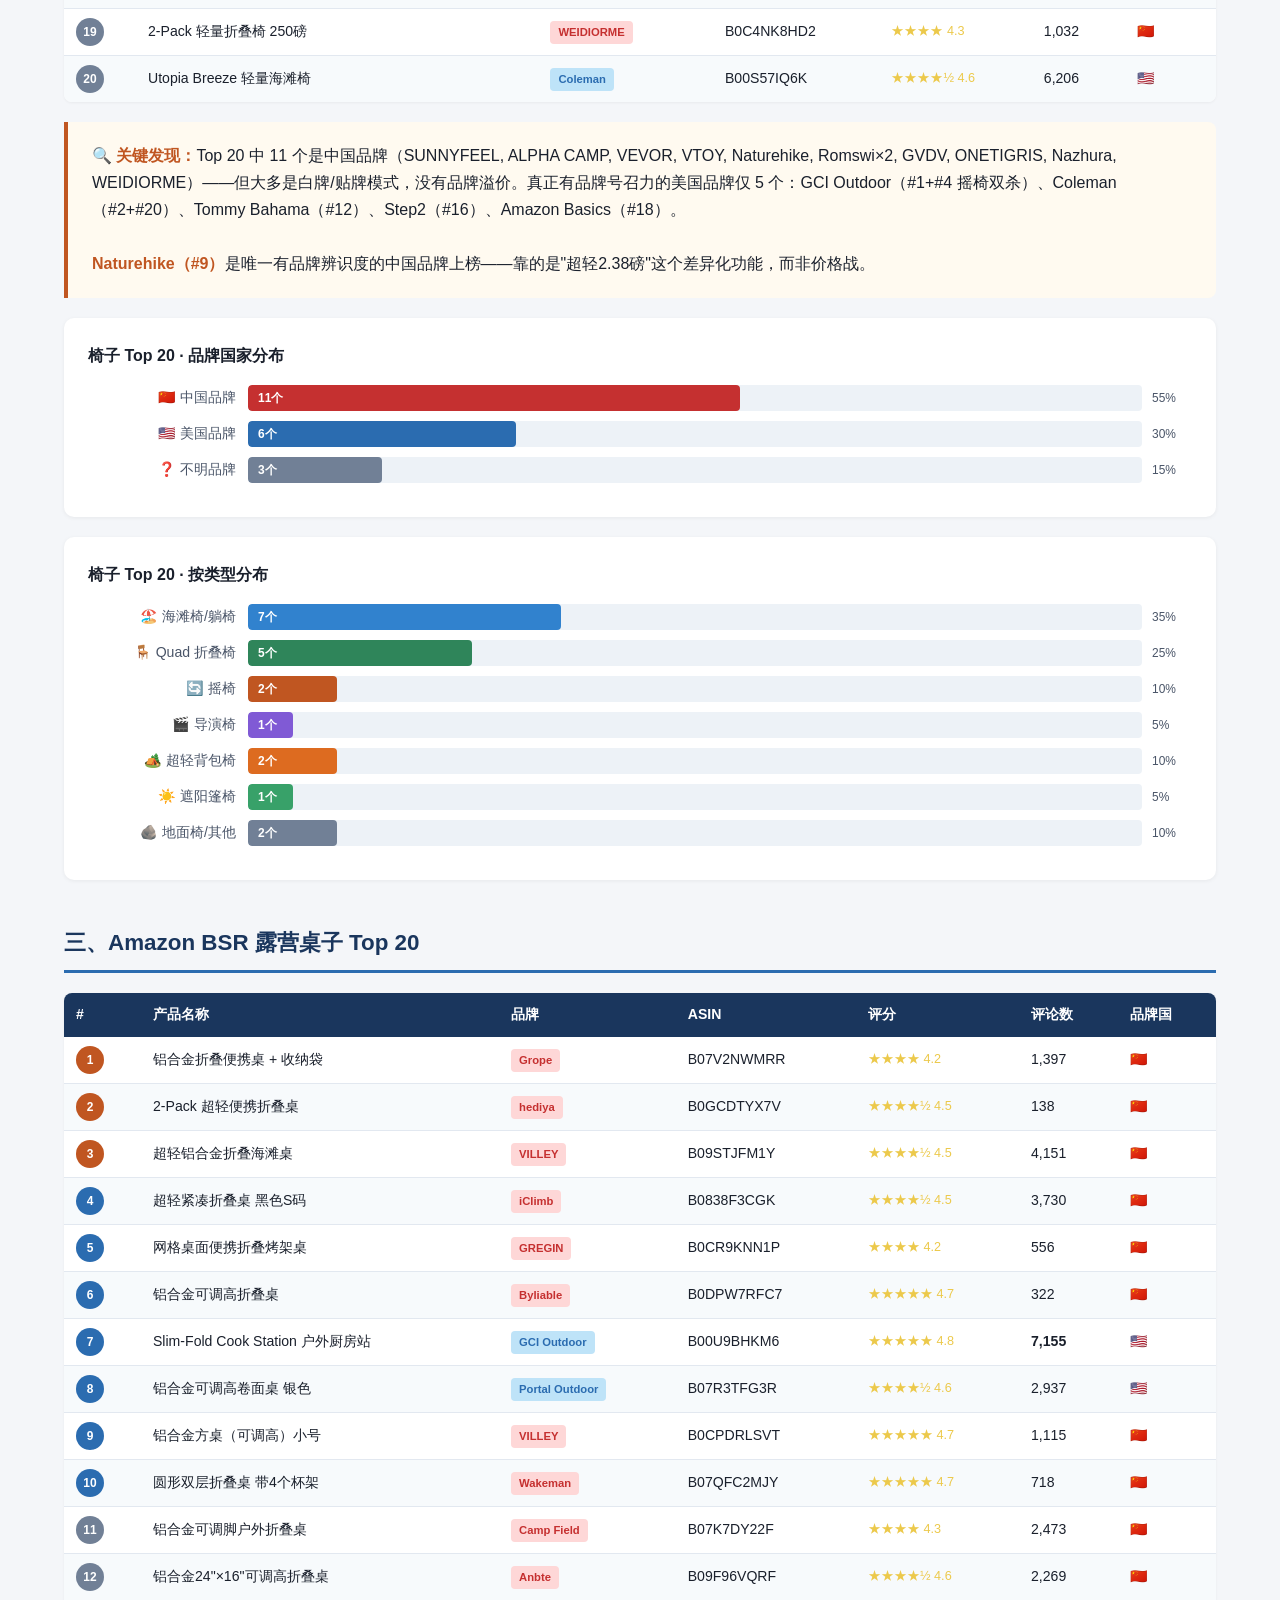
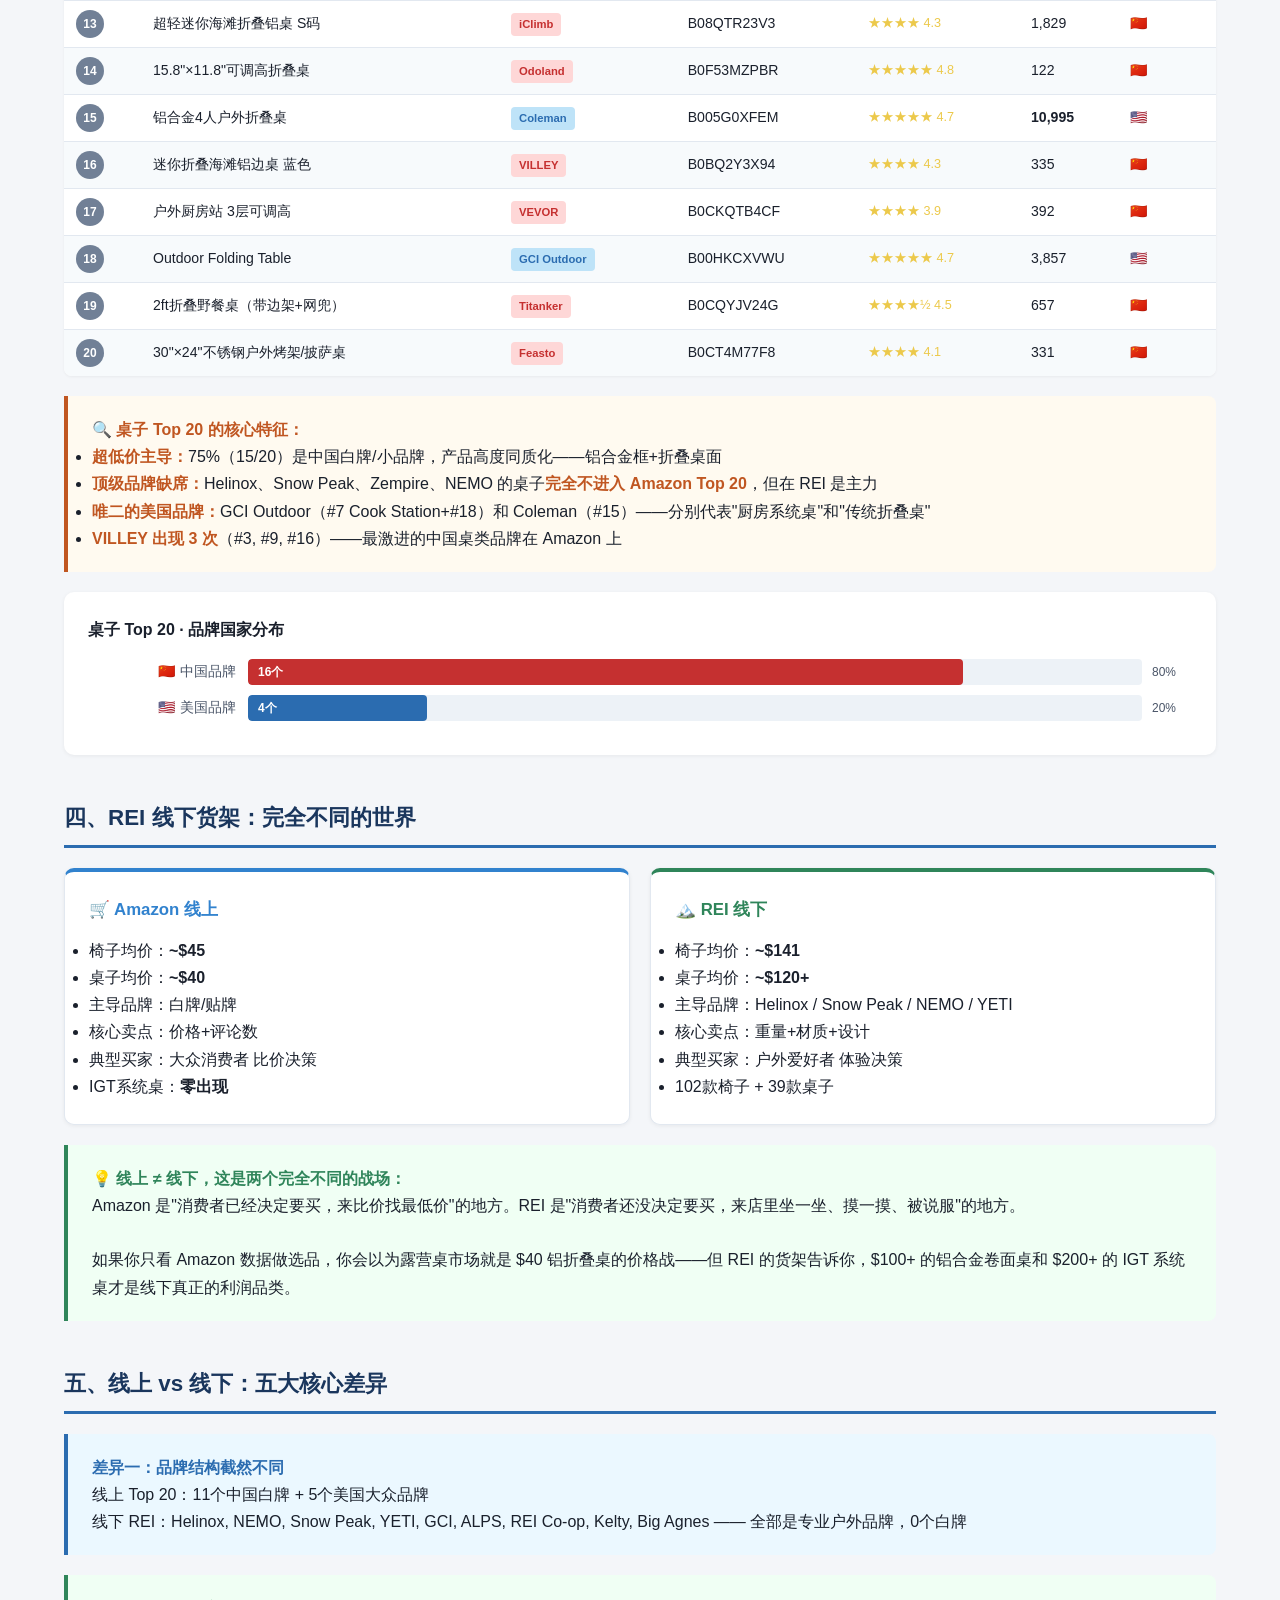
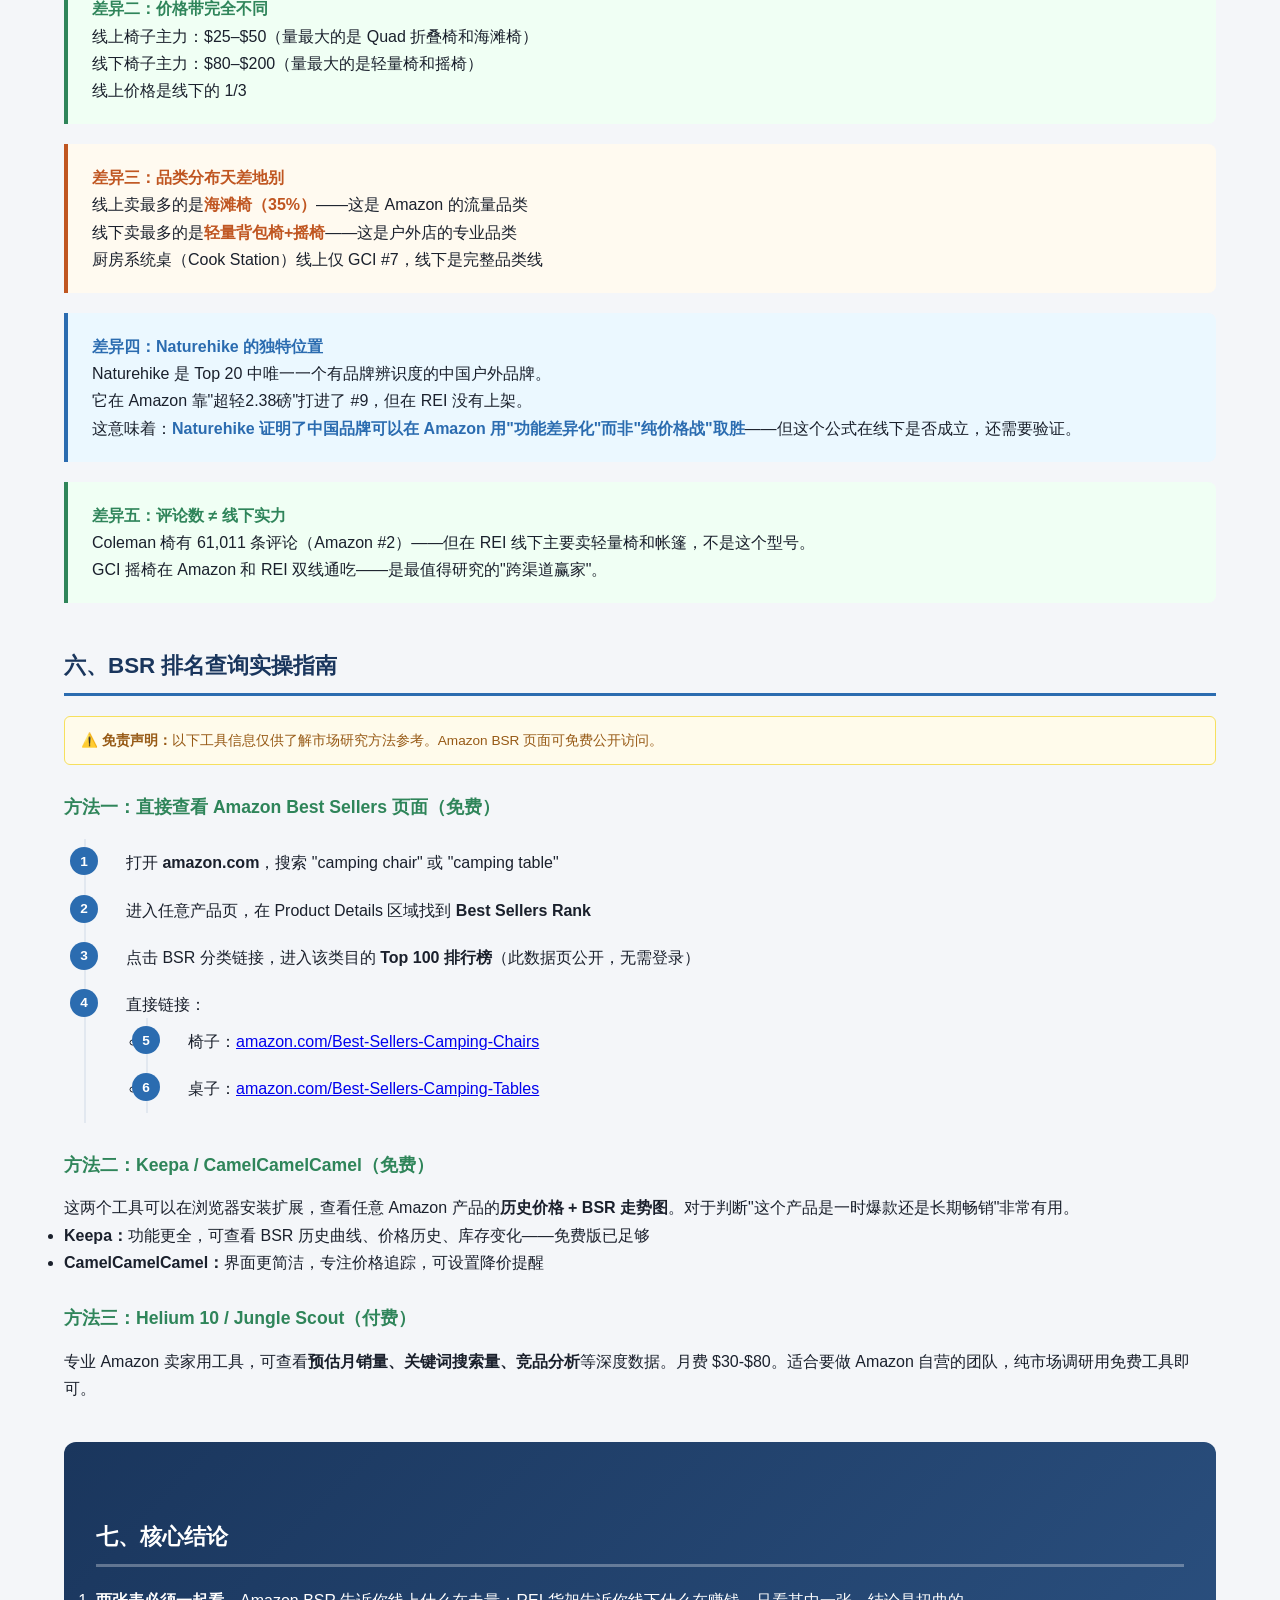
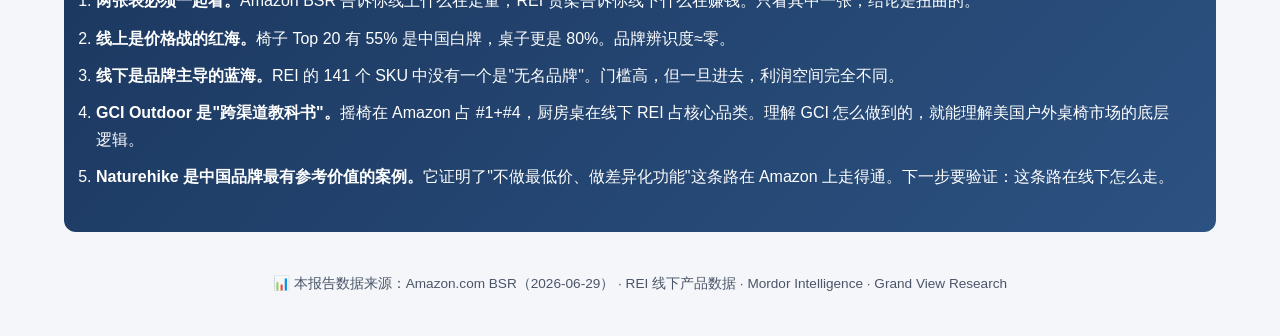
<file: 美国户外桌椅市场数据报告.html>
<!DOCTYPE html>
<html lang="zh-CN">
<head>
<meta charset="UTF-8">
<meta name="viewport" content="width=device-width, initial-scale=1.0">
<title>美国户外桌椅市场数据报告 · 线上+线下综合</title>
<style>
  :root {
    --bg: #f4f6f9;
    --card: #ffffff;
    --primary: #1a365d;
    --accent: #2b6cb0;
    --accent2: #2f855a;
    --warn: #c05621;
    --text: #1a202c;
    --text2: #4a5568;
    --border: #e2e8f0;
    --tag-online: #3182ce;
    --tag-offline: #2f855a;
    --highlight: #ebf8ff;
    --row-even: #f7fafc;
  }
  * { margin: 0; padding: 0; box-sizing: border-box; }
  body {
    font-family: -apple-system, BlinkMacSystemFont, "Segoe UI", Roboto, sans-serif;
    background: var(--bg);
    color: var(--text);
    line-height: 1.7;
    padding: 0;
  }
  .container { max-width: 1200px; margin: 0 auto; padding: 40px 24px; }
  
  h1 {
    font-size: 2em;
    color: var(--primary);
    margin-bottom: 6px;
  }
  .subtitle {
    color: var(--text2);
    font-size: 1em;
    margin-bottom: 10px;
  }
  .meta {
    display: flex; gap: 16px; flex-wrap: wrap;
    font-size: 0.85em; color: var(--text2);
    margin-bottom: 32px;
  }
  .meta span { background: #edf2f7; padding: 3px 10px; border-radius: 12px; }

  h2 {
    font-size: 1.4em;
    color: var(--primary);
    border-bottom: 3px solid var(--accent);
    padding-bottom: 8px;
    margin: 44px 0 20px;
  }
  h3 {
    font-size: 1.1em;
    color: var(--accent2);
    margin: 28px 0 14px;
  }

  .stat-grid {
    display: grid;
    grid-template-columns: repeat(auto-fit, minmax(220px, 1fr));
    gap: 16px;
    margin: 20px 0;
  }
  .stat-card {
    background: var(--card);
    border-radius: 10px;
    padding: 24px;
    text-align: center;
    box-shadow: 0 1px 4px rgba(0,0,0,0.06);
    border: 1px solid var(--border);
  }
  .stat-card .num {
    font-size: 2em;
    font-weight: 700;
    color: var(--primary);
    margin-bottom: 4px;
  }
  .stat-card .label {
    font-size: 0.85em;
    color: var(--text2);
    line-height: 1.4;
  }
  .stat-card .num.online { color: var(--tag-online); }
  .stat-card .num.offline { color: var(--tag-offline); }

  .insight-box {
    background: var(--highlight);
    border-left: 4px solid var(--accent);
    padding: 20px 24px;
    margin: 20px 0;
    border-radius: 0 8px 8px 0;
  }
  .insight-box strong { color: var(--accent); }
  .insight-box.green {
    background: #f0fff4;
    border-left-color: var(--accent2);
  }
  .insight-box.green strong { color: var(--accent2); }
  .insight-box.amber {
    background: #fffaf0;
    border-left-color: var(--warn);
  }
  .insight-box.amber strong { color: var(--warn); }

  table {
    width: 100%;
    border-collapse: collapse;
    font-size: 0.88em;
    margin: 16px 0;
    background: var(--card);
    border-radius: 8px;
    overflow: hidden;
    box-shadow: 0 1px 3px rgba(0,0,0,0.05);
  }
  th {
    background: var(--primary);
    color: #fff;
    padding: 10px 12px;
    text-align: left;
    font-weight: 600;
    white-space: nowrap;
  }
  td {
    padding: 9px 12px;
    border-bottom: 1px solid var(--border);
  }
  tr:last-child td { border-bottom: none; }
  tbody tr:hover { background: #edf2f7; }
  tbody tr:nth-child(even) { background: var(--row-even); }
  tbody tr:nth-child(even):hover { background: #e2e8f0; }

  .rank-badge {
    display: inline-flex;
    align-items: center;
    justify-content: center;
    width: 28px; height: 28px;
    border-radius: 50%;
    font-weight: 700;
    font-size: 0.85em;
    color: #fff;
  }
  .r1-3 { background: var(--warn); }
  .r4-10 { background: var(--accent); }
  .r11-20 { background: #718096; }

  .brand-tag {
    display: inline-block;
    padding: 2px 8px;
    border-radius: 4px;
    font-size: 0.8em;
    font-weight: 600;
    background: #edf2f7;
    color: var(--text2);
  }
  .brand-tag.cn {
    background: #fed7d7;
    color: #c53030;
  }
  .brand-tag.us {
    background: #bee3f8;
    color: #2b6cb0;
  }

  .stars {
    color: #ecc94b;
    font-size: 0.9em;
  }

  .amazon-link {
    color: var(--accent);
    text-decoration: none;
    font-size: 0.8em;
    border-bottom: 1px dashed var(--accent);
  }
  .amazon-link:hover { color: var(--primary); }

  .compare-grid {
    display: grid;
    grid-template-columns: 1fr 1fr;
    gap: 20px;
    margin: 20px 0;
  }
  @media (max-width: 768px) {
    .compare-grid { grid-template-columns: 1fr; }
  }
  .compare-card {
    background: var(--card);
    border-radius: 10px;
    padding: 24px;
    box-shadow: 0 1px 4px rgba(0,0,0,0.06);
    border: 1px solid var(--border);
  }
  .compare-card.online {
    border-top: 4px solid var(--tag-online);
  }
  .compare-card.offline {
    border-top: 4px solid var(--tag-offline);
  }
  .compare-card h4 {
    font-size: 1.05em;
    margin-bottom: 12px;
  }
  .compare-card.online h4 { color: var(--tag-online); }
  .compare-card.offline h4 { color: var(--tag-offline); }

  .chart-container {
    background: var(--card);
    border-radius: 10px;
    padding: 24px;
    margin: 20px 0;
    box-shadow: 0 1px 4px rgba(0,0,0,0.06);
  }
  .chart-container h4 {
    font-size: 1em;
    margin-bottom: 16px;
  }

  .bar-row {
    display: flex;
    align-items: center;
    margin-bottom: 10px;
    font-size: 0.88em;
  }
  .bar-label {
    width: 160px;
    text-align: right;
    padding-right: 12px;
    color: var(--text2);
    font-weight: 500;
    flex-shrink: 0;
  }
  .bar-track {
    flex: 1;
    height: 26px;
    background: #edf2f7;
    border-radius: 4px;
    overflow: hidden;
    position: relative;
  }
  .bar-fill {
    height: 100%;
    border-radius: 4px;
    display: flex;
    align-items: center;
    padding-left: 10px;
    color: #fff;
    font-weight: 600;
    font-size: 0.85em;
    min-width: 40px;
  }
  .bar-count {
    width: 50px;
    padding-left: 10px;
    color: var(--text2);
    font-size: 0.85em;
    flex-shrink: 0;
  }

  .method-note {
    background: #fffbeb;
    border: 1px solid #f6e05e;
    padding: 12px 16px;
    margin: 12px 0;
    border-radius: 6px;
    font-size: 0.85em;
    color: #975a16;
  }

  .guide-steps {
    counter-reset: step;
    list-style: none;
    margin: 16px 0;
  }
  .guide-steps li {
    counter-increment: step;
    padding: 10px 0 10px 40px;
    position: relative;
    border-left: 2px solid var(--border);
    margin-left: 20px;
  }
  .guide-steps li::before {
    content: counter(step);
    position: absolute;
    left: -16px;
    top: 8px;
    width: 28px; height: 28px;
    background: var(--accent);
    color: #fff;
    border-radius: 50%;
    display: flex;
    align-items: center;
    justify-content: center;
    font-weight: 700;
    font-size: 0.85em;
  }

  .conclusion {
    background: linear-gradient(135deg, var(--primary), #2c5282);
    color: #fff;
    padding: 32px;
    border-radius: 12px;
    margin: 40px 0;
  }
  .conclusion h2 { color: #fff; border-color: rgba(255,255,255,0.3); }
  .conclusion ul { margin-left: 20px; }
  .conclusion li { margin-bottom: 10px; }

  .print-btn {
    position: fixed;
    bottom: 24px;
    right: 24px;
    background: var(--accent);
    color: #fff;
    border: none;
    padding: 12px 24px;
    border-radius: 30px;
    font-size: 0.95em;
    font-weight: 600;
    cursor: pointer;
    box-shadow: 0 4px 12px rgba(43,108,176,0.4);
    transition: transform 0.15s;
    z-index: 100;
  }
  .print-btn:hover { transform: translateY(-2px); }
  @media print { .print-btn { display: none; } }

  .section-divider {
    text-align: center;
    color: var(--text2);
    margin: 40px 0 12px;
    font-size: 0.85em;
    letter-spacing: 2px;
  }
</style>
</head>
<body>
<div class="container">

<h1>美国户外桌椅市场数据报告</h1>
<p class="subtitle">Amazon BSR 线上排名 × REI 线下货架数据 · 2026年6月</p>
<div class="meta">
  <span>数据源：Amazon.com BSR</span>
  <span>REI 线下 SKU</span>
  <span>行业报告交叉验证</span>
  <span>更新日期：2026-06-29</span>
</div>

<!-- ======== OVERVIEW STATS ======== -->
<h2>一、美国户外桌椅市场全景</h2>

<div class="stat-grid">
  <div class="stat-card">
    <div class="num">$4.8B</div>
    <div class="label">美国露营装备市场<br/>（2026年）</div>
  </div>
  <div class="stat-card">
    <div class="num offline">67.45%</div>
    <div class="label">线下渠道占比<br/>（2025年露营装备）</div>
  </div>
  <div class="stat-card">
    <div class="num online">32.55%</div>
    <div class="label">线上渠道占比<br/>（持续增长中）</div>
  </div>
  <div class="stat-card">
    <div class="num">8.16%</div>
    <div class="label">线上渠道 CAGR<br/>（2025–2031）</div>
  </div>
</div>

<div class="insight-box">
  <strong>核心事实：</strong>美国户外装备市场约三分之二走线下渠道。只看 Amazon 数据，你会漏掉三分之二的市场。但 Amazon 是唯一可以精确追踪排名的渠道——线下没有公开的"货架排名"数据。
</div>

<!-- ======== AMAZON CHAIRS ======== -->
<h2>二、Amazon BSR 露营椅子 Top 20</h2>

<div class="method-note">
  📊 <strong>数据说明：</strong>BSR（Best Sellers Rank）每小时更新，反映近期销量。排名数字越小销量越大。#1 = 该类目销量第一。ASIN 为 Amazon 商品唯一编码。
</div>

<table>
<thead>
<tr>
  <th>#</th>
  <th>产品名称</th>
  <th>品牌</th>
  <th>ASIN</th>
  <th>评分</th>
  <th>评论数</th>
  <th>品牌国</th>
</tr>
</thead>
<tbody>
<tr>
  <td><span class="rank-badge r1-3">1</span></td>
  <td>Comfort Pro Rocker 摇椅（带杯架）</td>
  <td><span class="brand-tag us">GCI Outdoor</span></td>
  <td>B097C3L1NS</td>
  <td class="stars">★★★★½ 4.5</td>
  <td>3,718</td>
  <td>🇺🇸</td>
</tr>
<tr>
  <td><span class="rank-badge r1-3">2</span></td>
  <td>Portable Camping Chair with 4-Can Cooler</td>
  <td><span class="brand-tag us">Coleman</span></td>
  <td>B00339910A</td>
  <td class="stars">★★★★★ 4.7</td>
  <td><strong>61,011</strong></td>
  <td>🇺🇸</td>
</tr>
<tr>
  <td><span class="rank-badge r1-3">3</span></td>
  <td>Directors Chair 导演椅（带边桌）</td>
  <td><span class="brand-tag cn">SUNNYFEEL</span></td>
  <td>B091KWS3JB</td>
  <td class="stars">★★★★★ 4.7</td>
  <td>5,610</td>
  <td>🇨🇳</td>
</tr>
<tr>
  <td><span class="rank-badge r4-10">4</span></td>
  <td>Freestyle Rocker XL 摇椅（带边桌）</td>
  <td><span class="brand-tag us">GCI Outdoor</span></td>
  <td>B0BDD6J9T8</td>
  <td class="stars">★★★★★ 4.7</td>
  <td>2,762</td>
  <td>🇺🇸</td>
</tr>
<tr>
  <td><span class="rank-badge r4-10">5</span></td>
  <td>2-Pack 露营椅（带冰袋+腰靠）</td>
  <td><span class="brand-tag cn">ALPHA CAMP</span></td>
  <td>B0DPHM121C</td>
  <td class="stars">★★★★ 4.4</td>
  <td>957</td>
  <td>🇨🇳</td>
</tr>
<tr>
  <td><span class="rank-badge r4-10">6</span></td>
  <td>Oversized 加大折叠椅</td>
  <td><span class="brand-tag cn">VEVOR</span></td>
  <td>B0C9MF8L3N</td>
  <td class="stars">★★★★½ 4.6</td>
  <td>631</td>
  <td>🇨🇳</td>
</tr>
<tr>
  <td><span class="rank-badge r4-10">7</span></td>
  <td>带遮阳篷折叠椅</td>
  <td><span class="brand-tag cn">VTOY</span></td>
  <td>B0CXT9WM26</td>
  <td class="stars">★★★★½ 4.6</td>
  <td>1,080</td>
  <td>🇨🇳</td>
</tr>
<tr>
  <td><span class="rank-badge r4-10">8</span></td>
  <td>2Pk 5档调节海滩椅（铝框）</td>
  <td>—</td>
  <td>B0F82PNTCX</td>
  <td class="stars">★★★★½ 4.5</td>
  <td>243</td>
  <td>—</td>
</tr>
<tr>
  <td><span class="rank-badge r4-10">9</span></td>
  <td>YL08 超轻背包椅 2.38磅</td>
  <td><span class="brand-tag cn">Naturehike</span></td>
  <td>B0CWG543T3</td>
  <td class="stars">★★★★ 4.4</td>
  <td>1,120</td>
  <td>🇨🇳</td>
</tr>
<tr>
  <td><span class="rank-badge r4-10">10</span></td>
  <td>Oversized 2-Pack 加厚椅 承重500磅</td>
  <td><span class="brand-tag cn">Romswi</span></td>
  <td>B0DGGNXGT3</td>
  <td class="stars">★★★★½ 4.6</td>
  <td>1,046</td>
  <td>🇨🇳</td>
</tr>
<tr>
  <td><span class="rank-badge r11-20">11</span></td>
  <td>2-Pack 轻量低矮海滩椅</td>
  <td><span class="brand-tag cn">Romswi</span></td>
  <td>B0GL1HX96T</td>
  <td class="stars">★★★★ 4.1</td>
  <td>59</td>
  <td>🇨🇳</td>
</tr>
<tr>
  <td><span class="rank-badge r11-20">12</span></td>
  <td>2-Pack 5档调节经典款海滩椅</td>
  <td><span class="brand-tag us">Tommy Bahama</span></td>
  <td>B0CLYWGZ2T</td>
  <td class="stars">★★★★ 4.4</td>
  <td><strong>14,412</strong></td>
  <td>🇺🇸</td>
</tr>
<tr>
  <td><span class="rank-badge r11-20">13</span></td>
  <td>带遮阳篷趴躺式海滩椅（面洞设计）</td>
  <td>—</td>
  <td>B0D6RKCQQZ</td>
  <td class="stars">★★★★ 4.1</td>
  <td>370</td>
  <td>—</td>
</tr>
<tr>
  <td><span class="rank-badge r11-20">14</span></td>
  <td>2-Pack 14"中高海滩椅 4档调节</td>
  <td><span class="brand-tag cn">GVDV</span></td>
  <td>B0GFCRM7V6</td>
  <td class="stars">★★★★½ 4.5</td>
  <td>184</td>
  <td>🇨🇳</td>
</tr>
<tr>
  <td><span class="rank-badge r11-20">15</span></td>
  <td>Tigerblade 轻量折叠椅 承重330磅</td>
  <td><span class="brand-tag cn">ONETIGRIS</span></td>
  <td>B0CQJR8NLW</td>
  <td class="stars">★★★★½ 4.6</td>
  <td>1,370</td>
  <td>🇨🇳</td>
</tr>
<tr>
  <td><span class="rank-badge r11-20">16</span></td>
  <td>Folding Adult Flip Seat 地面椅</td>
  <td><span class="brand-tag us">Step2</span></td>
  <td>B0BW9TG8X3</td>
  <td class="stars">★★★★★ 4.7</td>
  <td>1,427</td>
  <td>🇺🇸</td>
</tr>
<tr>
  <td><span class="rank-badge r11-20">17</span></td>
  <td>2-Pack 户外折叠椅（带冰袋+网背）</td>
  <td><span class="brand-tag cn">Nazhura</span></td>
  <td>B0CTHL69X9</td>
  <td class="stars">★★★★½ 4.5</td>
  <td>1,619</td>
  <td>🇨🇳</td>
</tr>
<tr>
  <td><span class="rank-badge r11-20">18</span></td>
  <td>Amazon Basics 露营椅</td>
  <td><span class="brand-tag us">Amazon Basics</span></td>
  <td>B074YRN643</td>
  <td class="stars">★★★★½ 4.5</td>
  <td><strong>17,029</strong></td>
  <td>🇺🇸</td>
</tr>
<tr>
  <td><span class="rank-badge r11-20">19</span></td>
  <td>2-Pack 轻量折叠椅 250磅</td>
  <td><span class="brand-tag cn">WEIDIORME</span></td>
  <td>B0C4NK8HD2</td>
  <td class="stars">★★★★ 4.3</td>
  <td>1,032</td>
  <td>🇨🇳</td>
</tr>
<tr>
  <td><span class="rank-badge r11-20">20</span></td>
  <td>Utopia Breeze 轻量海滩椅</td>
  <td><span class="brand-tag us">Coleman</span></td>
  <td>B00S57IQ6K</td>
  <td class="stars">★★★★½ 4.6</td>
  <td>6,206</td>
  <td>🇺🇸</td>
</tr>
</tbody>
</table>

<div class="insight-box amber">
  <strong>🔍 关键发现：</strong>Top 20 中 11 个是中国品牌（SUNNYFEEL, ALPHA CAMP, VEVOR, VTOY, Naturehike, Romswi×2, GVDV, ONETIGRIS, Nazhura, WEIDIORME）——但大多是白牌/贴牌模式，没有品牌溢价。真正有品牌号召力的美国品牌仅 5 个：GCI Outdoor（#1+#4 摇椅双杀）、Coleman（#2+#20）、Tommy Bahama（#12）、Step2（#16）、Amazon Basics（#18）。
  <br/><br/>
  <strong>Naturehike（#9）</strong>是唯一有品牌辨识度的中国品牌上榜——靠的是"超轻2.38磅"这个差异化功能，而非价格战。
</div>

<div class="chart-container">
  <h4>椅子 Top 20 · 品牌国家分布</h4>
  <div class="bar-row">
    <div class="bar-label">🇨🇳 中国品牌</div>
    <div class="bar-track"><div class="bar-fill" style="width: 55%; background: #c53030;">11个</div></div>
    <div class="bar-count">55%</div>
  </div>
  <div class="bar-row">
    <div class="bar-label">🇺🇸 美国品牌</div>
    <div class="bar-track"><div class="bar-fill" style="width: 30%; background: #2b6cb0;">6个</div></div>
    <div class="bar-count">30%</div>
  </div>
  <div class="bar-row">
    <div class="bar-label">❓ 不明品牌</div>
    <div class="bar-track"><div class="bar-fill" style="width: 15%; background: #718096;">3个</div></div>
    <div class="bar-count">15%</div>
  </div>
</div>

<div class="chart-container">
  <h4>椅子 Top 20 · 按类型分布</h4>
  <div class="bar-row">
    <div class="bar-label">🏖️ 海滩椅/躺椅</div>
    <div class="bar-track"><div class="bar-fill" style="width: 35%; background: #3182ce;">7个</div></div>
    <div class="bar-count">35%</div>
  </div>
  <div class="bar-row">
    <div class="bar-label">🪑 Quad 折叠椅</div>
    <div class="bar-track"><div class="bar-fill" style="width: 25%; background: #2f855a;">5个</div></div>
    <div class="bar-count">25%</div>
  </div>
  <div class="bar-row">
    <div class="bar-label">🔄 摇椅</div>
    <div class="bar-track"><div class="bar-fill" style="width: 10%; background: #c05621;">2个</div></div>
    <div class="bar-count">10%</div>
  </div>
  <div class="bar-row">
    <div class="bar-label">🎬 导演椅</div>
    <div class="bar-track"><div class="bar-fill" style="width: 5%; background: #805ad5;">1个</div></div>
    <div class="bar-count">5%</div>
  </div>
  <div class="bar-row">
    <div class="bar-label">🏕️ 超轻背包椅</div>
    <div class="bar-track"><div class="bar-fill" style="width: 10%; background: #dd6b20;">2个</div></div>
    <div class="bar-count">10%</div>
  </div>
  <div class="bar-row">
    <div class="bar-label">☀️ 遮阳篷椅</div>
    <div class="bar-track"><div class="bar-fill" style="width: 5%; background: #38a169;">1个</div></div>
    <div class="bar-count">5%</div>
  </div>
  <div class="bar-row">
    <div class="bar-label">🪨 地面椅/其他</div>
    <div class="bar-track"><div class="bar-fill" style="width: 10%; background: #718096;">2个</div></div>
    <div class="bar-count">10%</div>
  </div>
</div>

<!-- ======== AMAZON TABLES ======== -->
<h2>三、Amazon BSR 露营桌子 Top 20</h2>

<table>
<thead>
<tr>
  <th>#</th>
  <th>产品名称</th>
  <th>品牌</th>
  <th>ASIN</th>
  <th>评分</th>
  <th>评论数</th>
  <th>品牌国</th>
</tr>
</thead>
<tbody>
<tr>
  <td><span class="rank-badge r1-3">1</span></td>
  <td>铝合金折叠便携桌 + 收纳袋</td>
  <td><span class="brand-tag cn">Grope</span></td>
  <td>B07V2NWMRR</td>
  <td class="stars">★★★★ 4.2</td>
  <td>1,397</td>
  <td>🇨🇳</td>
</tr>
<tr>
  <td><span class="rank-badge r1-3">2</span></td>
  <td>2-Pack 超轻便携折叠桌</td>
  <td><span class="brand-tag cn">hediya</span></td>
  <td>B0GCDTYX7V</td>
  <td class="stars">★★★★½ 4.5</td>
  <td>138</td>
  <td>🇨🇳</td>
</tr>
<tr>
  <td><span class="rank-badge r1-3">3</span></td>
  <td>超轻铝合金折叠海滩桌</td>
  <td><span class="brand-tag cn">VILLEY</span></td>
  <td>B09STJFM1Y</td>
  <td class="stars">★★★★½ 4.5</td>
  <td>4,151</td>
  <td>🇨🇳</td>
</tr>
<tr>
  <td><span class="rank-badge r4-10">4</span></td>
  <td>超轻紧凑折叠桌 黑色S码</td>
  <td><span class="brand-tag cn">iClimb</span></td>
  <td>B0838F3CGK</td>
  <td class="stars">★★★★½ 4.5</td>
  <td>3,730</td>
  <td>🇨🇳</td>
</tr>
<tr>
  <td><span class="rank-badge r4-10">5</span></td>
  <td>网格桌面便携折叠烤架桌</td>
  <td><span class="brand-tag cn">GREGIN</span></td>
  <td>B0CR9KNN1P</td>
  <td class="stars">★★★★ 4.2</td>
  <td>556</td>
  <td>🇨🇳</td>
</tr>
<tr>
  <td><span class="rank-badge r4-10">6</span></td>
  <td>铝合金可调高折叠桌</td>
  <td><span class="brand-tag cn">Byliable</span></td>
  <td>B0DPW7RFC7</td>
  <td class="stars">★★★★★ 4.7</td>
  <td>322</td>
  <td>🇨🇳</td>
</tr>
<tr>
  <td><span class="rank-badge r4-10">7</span></td>
  <td>Slim-Fold Cook Station 户外厨房站</td>
  <td><span class="brand-tag us">GCI Outdoor</span></td>
  <td>B00U9BHKM6</td>
  <td class="stars">★★★★★ 4.8</td>
  <td><strong>7,155</strong></td>
  <td>🇺🇸</td>
</tr>
<tr>
  <td><span class="rank-badge r4-10">8</span></td>
  <td>铝合金可调高卷面桌 银色</td>
  <td><span class="brand-tag us">Portal Outdoor</span></td>
  <td>B07R3TFG3R</td>
  <td class="stars">★★★★½ 4.6</td>
  <td>2,937</td>
  <td>🇺🇸</td>
</tr>
<tr>
  <td><span class="rank-badge r4-10">9</span></td>
  <td>铝合金方桌（可调高）小号</td>
  <td><span class="brand-tag cn">VILLEY</span></td>
  <td>B0CPDRLSVT</td>
  <td class="stars">★★★★★ 4.7</td>
  <td>1,115</td>
  <td>🇨🇳</td>
</tr>
<tr>
  <td><span class="rank-badge r4-10">10</span></td>
  <td>圆形双层折叠桌 带4个杯架</td>
  <td><span class="brand-tag cn">Wakeman</span></td>
  <td>B07QFC2MJY</td>
  <td class="stars">★★★★★ 4.7</td>
  <td>718</td>
  <td>🇨🇳</td>
</tr>
<tr>
  <td><span class="rank-badge r11-20">11</span></td>
  <td>铝合金可调脚户外折叠桌</td>
  <td><span class="brand-tag cn">Camp Field</span></td>
  <td>B07K7DY22F</td>
  <td class="stars">★★★★ 4.3</td>
  <td>2,473</td>
  <td>🇨🇳</td>
</tr>
<tr>
  <td><span class="rank-badge r11-20">12</span></td>
  <td>铝合金24"×16"可调高折叠桌</td>
  <td><span class="brand-tag cn">Anbte</span></td>
  <td>B09F96VQRF</td>
  <td class="stars">★★★★½ 4.6</td>
  <td>2,269</td>
  <td>🇨🇳</td>
</tr>
<tr>
  <td><span class="rank-badge r11-20">13</span></td>
  <td>超轻迷你海滩折叠铝桌 S码</td>
  <td><span class="brand-tag cn">iClimb</span></td>
  <td>B08QTR23V3</td>
  <td class="stars">★★★★ 4.3</td>
  <td>1,829</td>
  <td>🇨🇳</td>
</tr>
<tr>
  <td><span class="rank-badge r11-20">14</span></td>
  <td>15.8"×11.8"可调高折叠桌</td>
  <td><span class="brand-tag cn">Odoland</span></td>
  <td>B0F53MZPBR</td>
  <td class="stars">★★★★★ 4.8</td>
  <td>122</td>
  <td>🇨🇳</td>
</tr>
<tr>
  <td><span class="rank-badge r11-20">15</span></td>
  <td>铝合金4人户外折叠桌</td>
  <td><span class="brand-tag us">Coleman</span></td>
  <td>B005G0XFEM</td>
  <td class="stars">★★★★★ 4.7</td>
  <td><strong>10,995</strong></td>
  <td>🇺🇸</td>
</tr>
<tr>
  <td><span class="rank-badge r11-20">16</span></td>
  <td>迷你折叠海滩铝边桌 蓝色</td>
  <td><span class="brand-tag cn">VILLEY</span></td>
  <td>B0BQ2Y3X94</td>
  <td class="stars">★★★★ 4.3</td>
  <td>335</td>
  <td>🇨🇳</td>
</tr>
<tr>
  <td><span class="rank-badge r11-20">17</span></td>
  <td>户外厨房站 3层可调高</td>
  <td><span class="brand-tag cn">VEVOR</span></td>
  <td>B0CKQTB4CF</td>
  <td class="stars">★★★★ 3.9</td>
  <td>392</td>
  <td>🇨🇳</td>
</tr>
<tr>
  <td><span class="rank-badge r11-20">18</span></td>
  <td>Outdoor Folding Table</td>
  <td><span class="brand-tag us">GCI Outdoor</span></td>
  <td>B00HKCXVWU</td>
  <td class="stars">★★★★★ 4.7</td>
  <td>3,857</td>
  <td>🇺🇸</td>
</tr>
<tr>
  <td><span class="rank-badge r11-20">19</span></td>
  <td>2ft折叠野餐桌（带边架+网兜）</td>
  <td><span class="brand-tag cn">Titanker</span></td>
  <td>B0CQYJV24G</td>
  <td class="stars">★★★★½ 4.5</td>
  <td>657</td>
  <td>🇨🇳</td>
</tr>
<tr>
  <td><span class="rank-badge r11-20">20</span></td>
  <td>30"×24"不锈钢户外烤架/披萨桌</td>
  <td><span class="brand-tag cn">Feasto</span></td>
  <td>B0CT4M77F8</td>
  <td class="stars">★★★★ 4.1</td>
  <td>331</td>
  <td>🇨🇳</td>
</tr>
</tbody>
</table>

<div class="insight-box amber">
  <strong>🔍 桌子 Top 20 的核心特征：</strong>
  <ul>
    <li><strong>超低价主导：</strong>75%（15/20）是中国白牌/小品牌，产品高度同质化——铝合金框+折叠桌面</li>
    <li><strong>顶级品牌缺席：</strong>Helinox、Snow Peak、Zempire、NEMO 的桌子<strong>完全不进入 Amazon Top 20</strong>，但在 REI 是主力</li>
    <li><strong>唯二的美国品牌：</strong>GCI Outdoor（#7 Cook Station+#18）和 Coleman（#15）——分别代表"厨房系统桌"和"传统折叠桌"</li>
    <li><strong>VILLEY 出现 3 次</strong>（#3, #9, #16）——最激进的中国桌类品牌在 Amazon 上</li>
  </ul>
</div>

<div class="chart-container">
  <h4>桌子 Top 20 · 品牌国家分布</h4>
  <div class="bar-row">
    <div class="bar-label">🇨🇳 中国品牌</div>
    <div class="bar-track"><div class="bar-fill" style="width: 80%; background: #c53030;">16个</div></div>
    <div class="bar-count">80%</div>
  </div>
  <div class="bar-row">
    <div class="bar-label">🇺🇸 美国品牌</div>
    <div class="bar-track"><div class="bar-fill" style="width: 20%; background: #2b6cb0;">4个</div></div>
    <div class="bar-count">20%</div>
  </div>
</div>

<!-- ======== REI OFFLINE ======== -->
<h2>四、REI 线下货架：完全不同的世界</h2>

<div class="compare-grid">
  <div class="compare-card online">
    <h4>🛒 Amazon 线上</h4>
    <ul>
      <li>椅子均价：<strong>~$45</strong></li>
      <li>桌子均价：<strong>~$40</strong></li>
      <li>主导品牌：白牌/贴牌</li>
      <li>核心卖点：价格+评论数</li>
      <li>典型买家：大众消费者 比价决策</li>
      <li>IGT系统桌：<strong>零出现</strong></li>
    </ul>
  </div>
  <div class="compare-card offline">
    <h4>🏔️ REI 线下</h4>
    <ul>
      <li>椅子均价：<strong>~$141</strong></li>
      <li>桌子均价：<strong>~$120+</strong></li>
      <li>主导品牌：Helinox / Snow Peak / NEMO / YETI</li>
      <li>核心卖点：重量+材质+设计</li>
      <li>典型买家：户外爱好者 体验决策</li>
      <li>102款椅子 + 39款桌子</li>
    </ul>
  </div>
</div>

<div class="insight-box green">
  <strong>💡 线上 ≠ 线下，这是两个完全不同的战场：</strong><br/>
  Amazon 是"消费者已经决定要买，来比价找最低价"的地方。REI 是"消费者还没决定要买，来店里坐一坐、摸一摸、被说服"的地方。<br/><br/>
  如果你只看 Amazon 数据做选品，你会以为露营桌市场就是 $40 铝折叠桌的价格战——但 REI 的货架告诉你，$100+ 的铝合金卷面桌和 $200+ 的 IGT 系统桌才是线下真正的利润品类。
</div>

<!-- ======== FIVE KEY INSIGHTS ======== -->
<h2>五、线上 vs 线下：五大核心差异</h2>

<div class="insight-box">
  <strong>差异一：品牌结构截然不同</strong><br/>
  线上 Top 20：11个中国白牌 + 5个美国大众品牌<br/>
  线下 REI：Helinox, NEMO, Snow Peak, YETI, GCI, ALPS, REI Co-op, Kelty, Big Agnes —— 全部是专业户外品牌，0个白牌
</div>

<div class="insight-box green">
  <strong>差异二：价格带完全不同</strong><br/>
  线上椅子主力：$25–$50（量最大的是 Quad 折叠椅和海滩椅）<br/>
  线下椅子主力：$80–$200（量最大的是轻量椅和摇椅）<br/>
  线上价格是线下的 1/3
</div>

<div class="insight-box amber">
  <strong>差异三：品类分布天差地别</strong><br/>
  线上卖最多的是<strong>海滩椅（35%）</strong>——这是 Amazon 的流量品类<br/>
  线下卖最多的是<strong>轻量背包椅+摇椅</strong>——这是户外店的专业品类<br/>
  厨房系统桌（Cook Station）线上仅 GCI #7，线下是完整品类线
</div>

<div class="insight-box">
  <strong>差异四：Naturehike 的独特位置</strong><br/>
  Naturehike 是 Top 20 中唯一一个有品牌辨识度的中国户外品牌。<br/>
  它在 Amazon 靠"超轻2.38磅"打进了 #9，但在 REI 没有上架。<br/>
  这意味着：<strong>Naturehike 证明了中国品牌可以在 Amazon 用"功能差异化"而非"纯价格战"取胜</strong>——但这个公式在线下是否成立，还需要验证。
</div>

<div class="insight-box green">
  <strong>差异五：评论数 ≠ 线下实力</strong><br/>
  Coleman 椅有 61,011 条评论（Amazon #2）——但在 REI 线下主要卖轻量椅和帐篷，不是这个型号。<br/>
  GCI 摇椅在 Amazon 和 REI 双线通吃——是最值得研究的"跨渠道赢家"。
</div>

<!-- ======== TOOL GUIDE ======== -->
<h2>六、BSR 排名查询实操指南</h2>

<div class="method-note">
  ⚠️ <strong>免责声明：</strong>以下工具信息仅供了解市场研究方法参考。Amazon BSR 页面可免费公开访问。
</div>

<h3>方法一：直接查看 Amazon Best Sellers 页面（免费）</h3>
<ol class="guide-steps">
  <li>打开 <strong>amazon.com</strong>，搜索 "camping chair" 或 "camping table"</li>
  <li>进入任意产品页，在 Product Details 区域找到 <strong>Best Sellers Rank</strong></li>
  <li>点击 BSR 分类链接，进入该类目的 <strong>Top 100 排行榜</strong>（此数据页公开，无需登录）</li>
  <li>直接链接：
    <ul>
      <li>椅子：<a href="https://www.amazon.com/Best-Sellers-Camping-Chairs/zgbs/sporting-goods/3400791" target="_blank">amazon.com/Best-Sellers-Camping-Chairs</a></li>
      <li>桌子：<a href="https://www.amazon.com/Best-Sellers-Camping-Tables/zgbs/sporting-goods/3400841" target="_blank">amazon.com/Best-Sellers-Camping-Tables</a></li>
    </ul>
  </li>
</ol>

<h3>方法二：Keepa / CamelCamelCamel（免费）</h3>
<p>这两个工具可以在浏览器安装扩展，查看任意 Amazon 产品的<strong>历史价格 + BSR 走势图</strong>。对于判断"这个产品是一时爆款还是长期畅销"非常有用。</p>
<ul>
  <li><strong>Keepa：</strong>功能更全，可查看 BSR 历史曲线、价格历史、库存变化——免费版已足够</li>
  <li><strong>CamelCamelCamel：</strong>界面更简洁，专注价格追踪，可设置降价提醒</li>
</ul>

<h3>方法三：Helium 10 / Jungle Scout（付费）</h3>
<p>专业 Amazon 卖家用工具，可查看<strong>预估月销量、关键词搜索量、竞品分析</strong>等深度数据。月费 $30-$80。适合要做 Amazon 自营的团队，纯市场调研用免费工具即可。</p>

<!-- ======== CONCLUSION ======== -->
<div class="conclusion">
<h2>七、核心结论</h2>
<ol>
  <li><strong>两张表必须一起看。</strong>Amazon BSR 告诉你线上什么在走量；REI 货架告诉你线下什么在赚钱。只看其中一张，结论是扭曲的。</li>
  <li><strong>线上是价格战的红海。</strong>椅子 Top 20 有 55% 是中国白牌，桌子更是 80%。品牌辨识度≈零。</li>
  <li><strong>线下是品牌主导的蓝海。</strong>REI 的 141 个 SKU 中没有一个是"无名品牌"。门槛高，但一旦进去，利润空间完全不同。</li>
  <li><strong>GCI Outdoor 是"跨渠道教科书"。</strong>摇椅在 Amazon 占 #1+#4，厨房桌在线下 REI 占核心品类。理解 GCI 怎么做到的，就能理解美国户外桌椅市场的底层逻辑。</li>
  <li><strong>Naturehike 是中国品牌最有参考价值的案例。</strong>它证明了"不做最低价、做差异化功能"这条路在 Amazon 上走得通。下一步要验证：这条路在线下怎么走。</li>
</ol>
</div>

<p style="text-align:center; color:var(--text2); margin-top:40px; font-size:0.85em;">
  📊 本报告数据来源：Amazon.com BSR（2026-06-29） · REI 线下产品数据 · Mordor Intelligence · Grand View Research
</p>

</div>
</body>
</html>
</file>
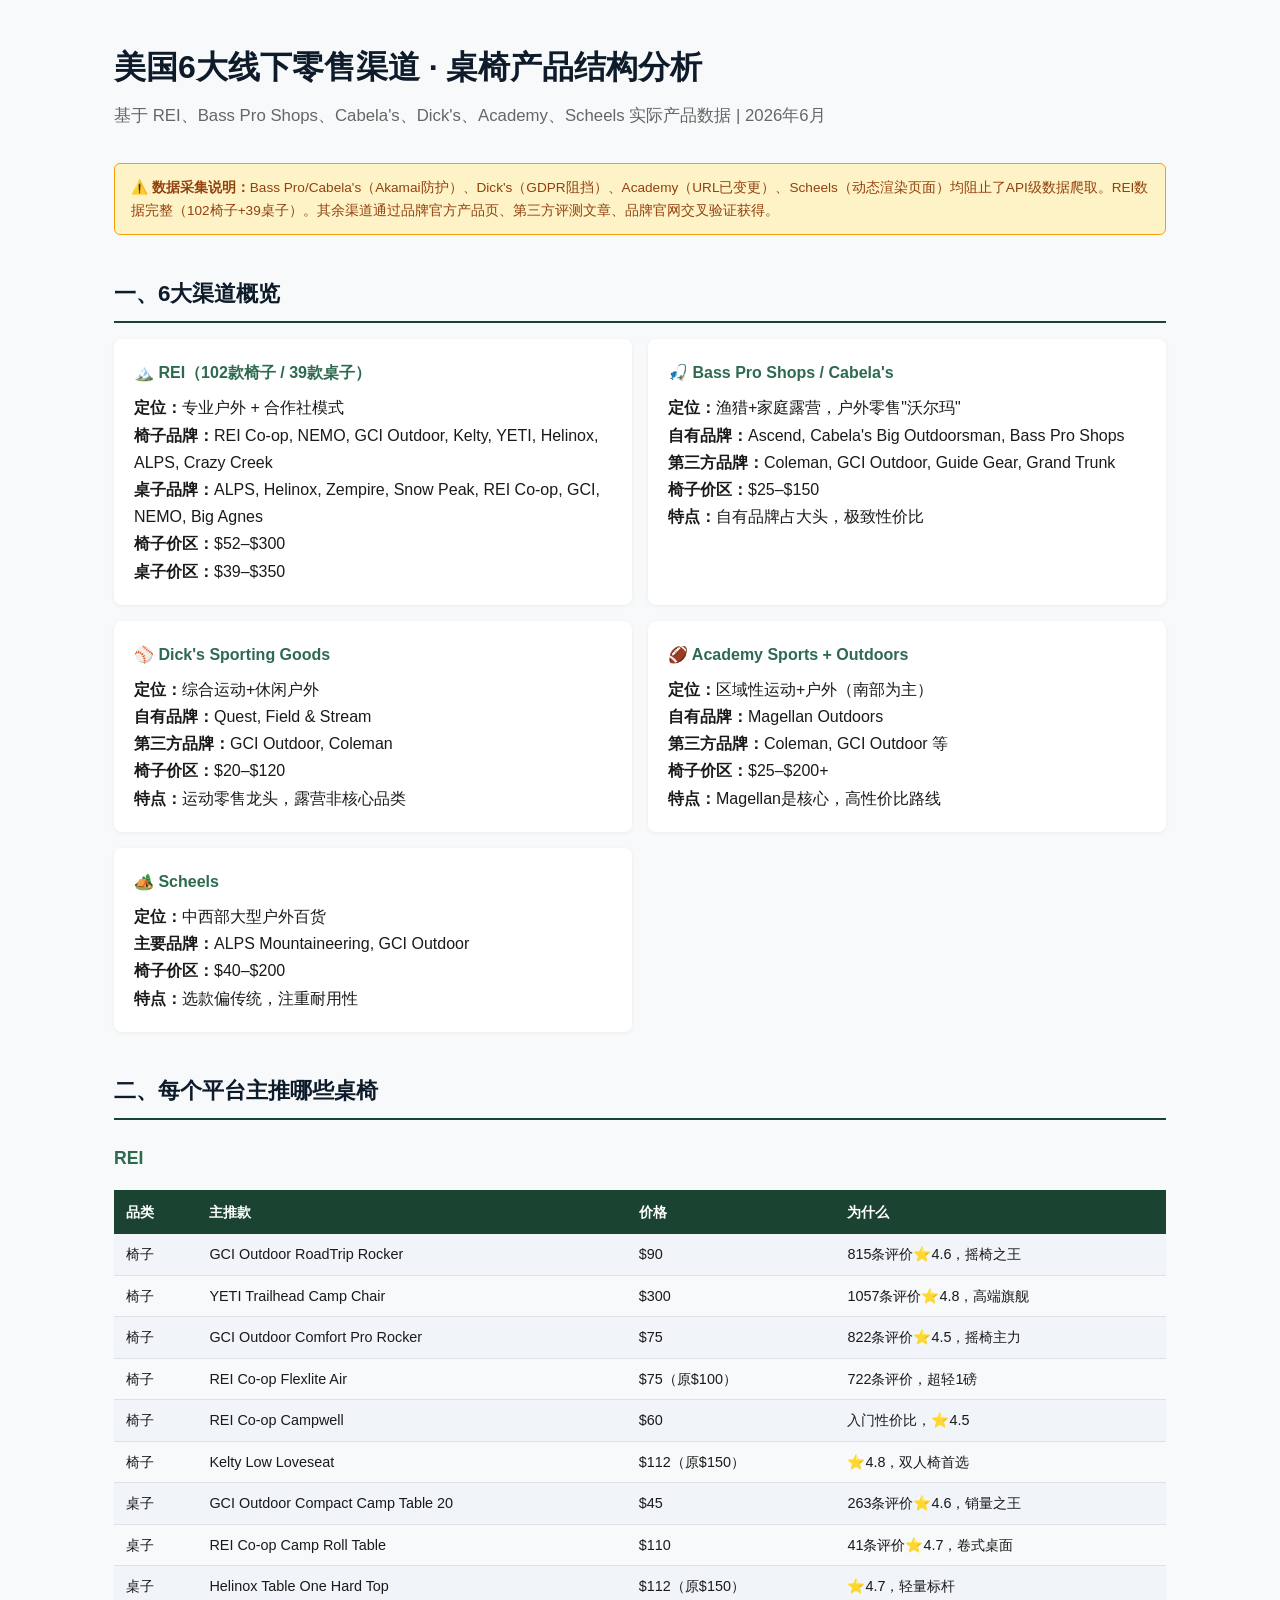
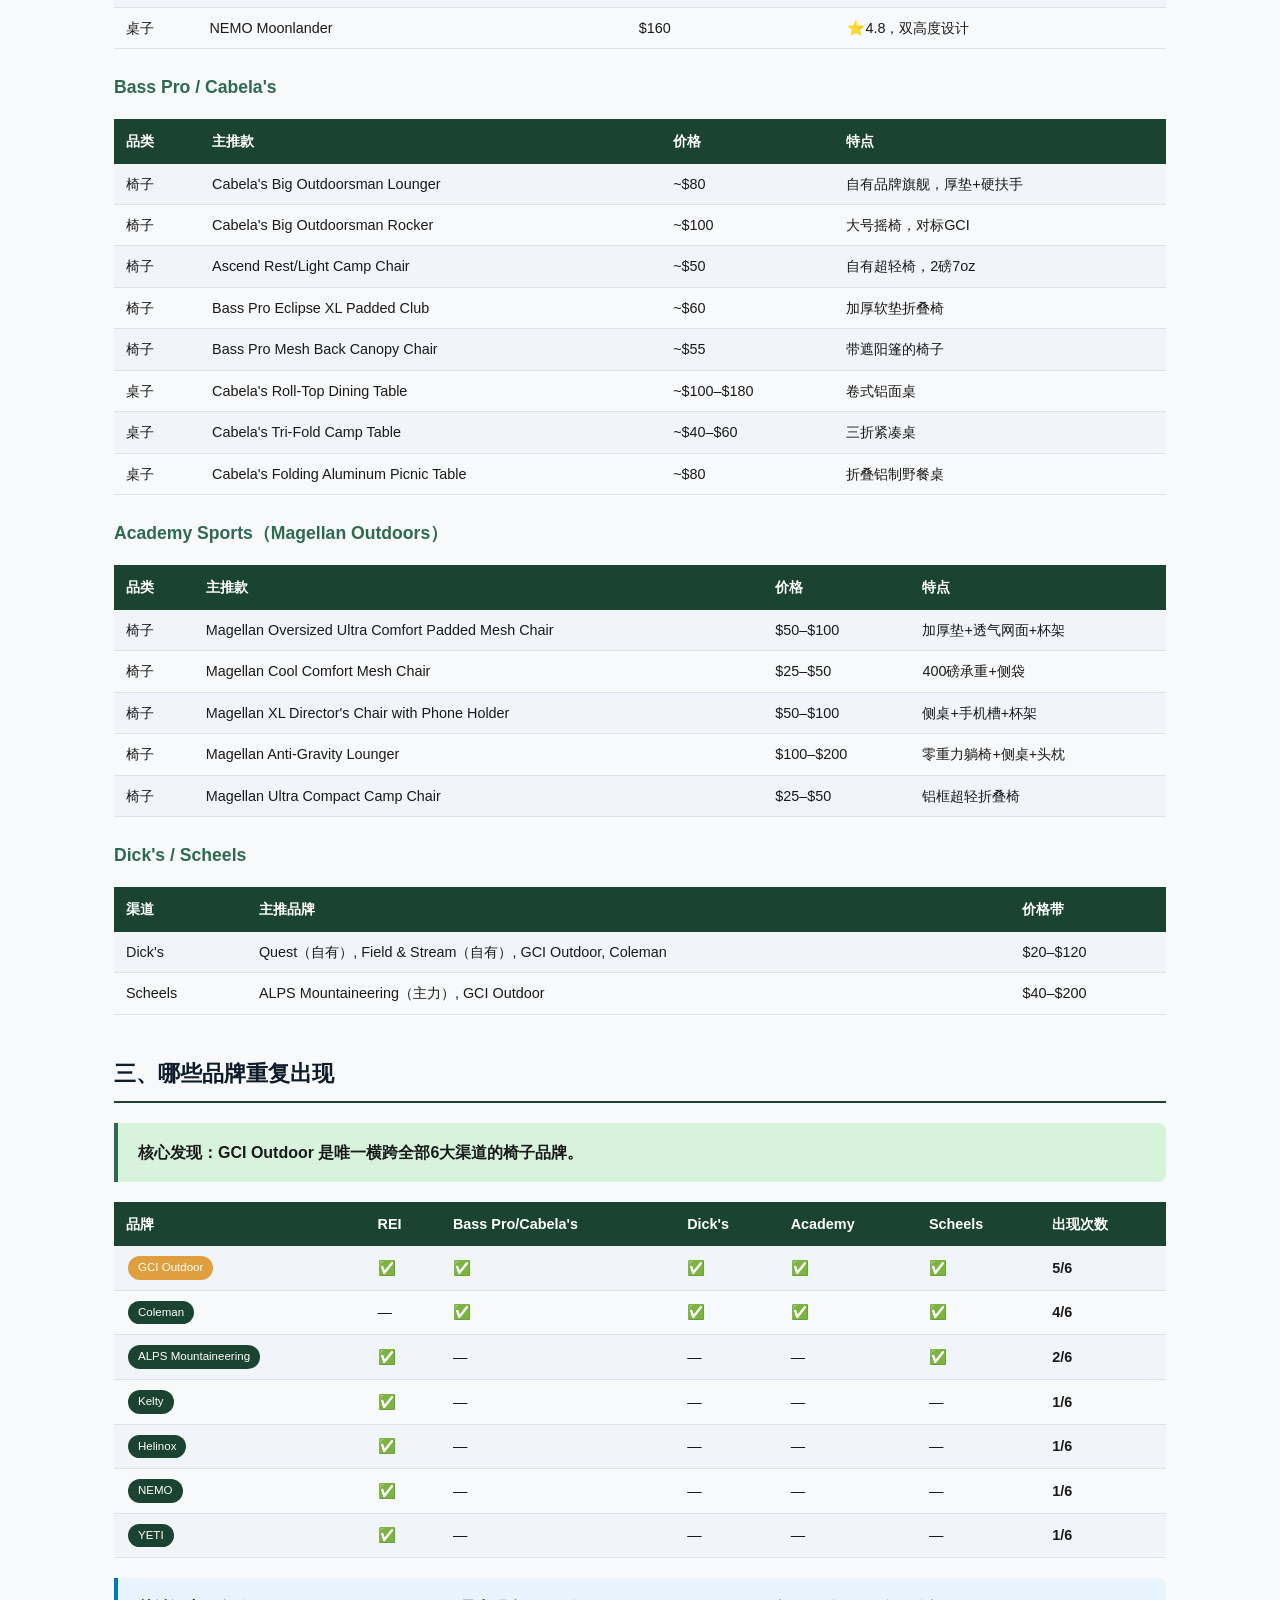
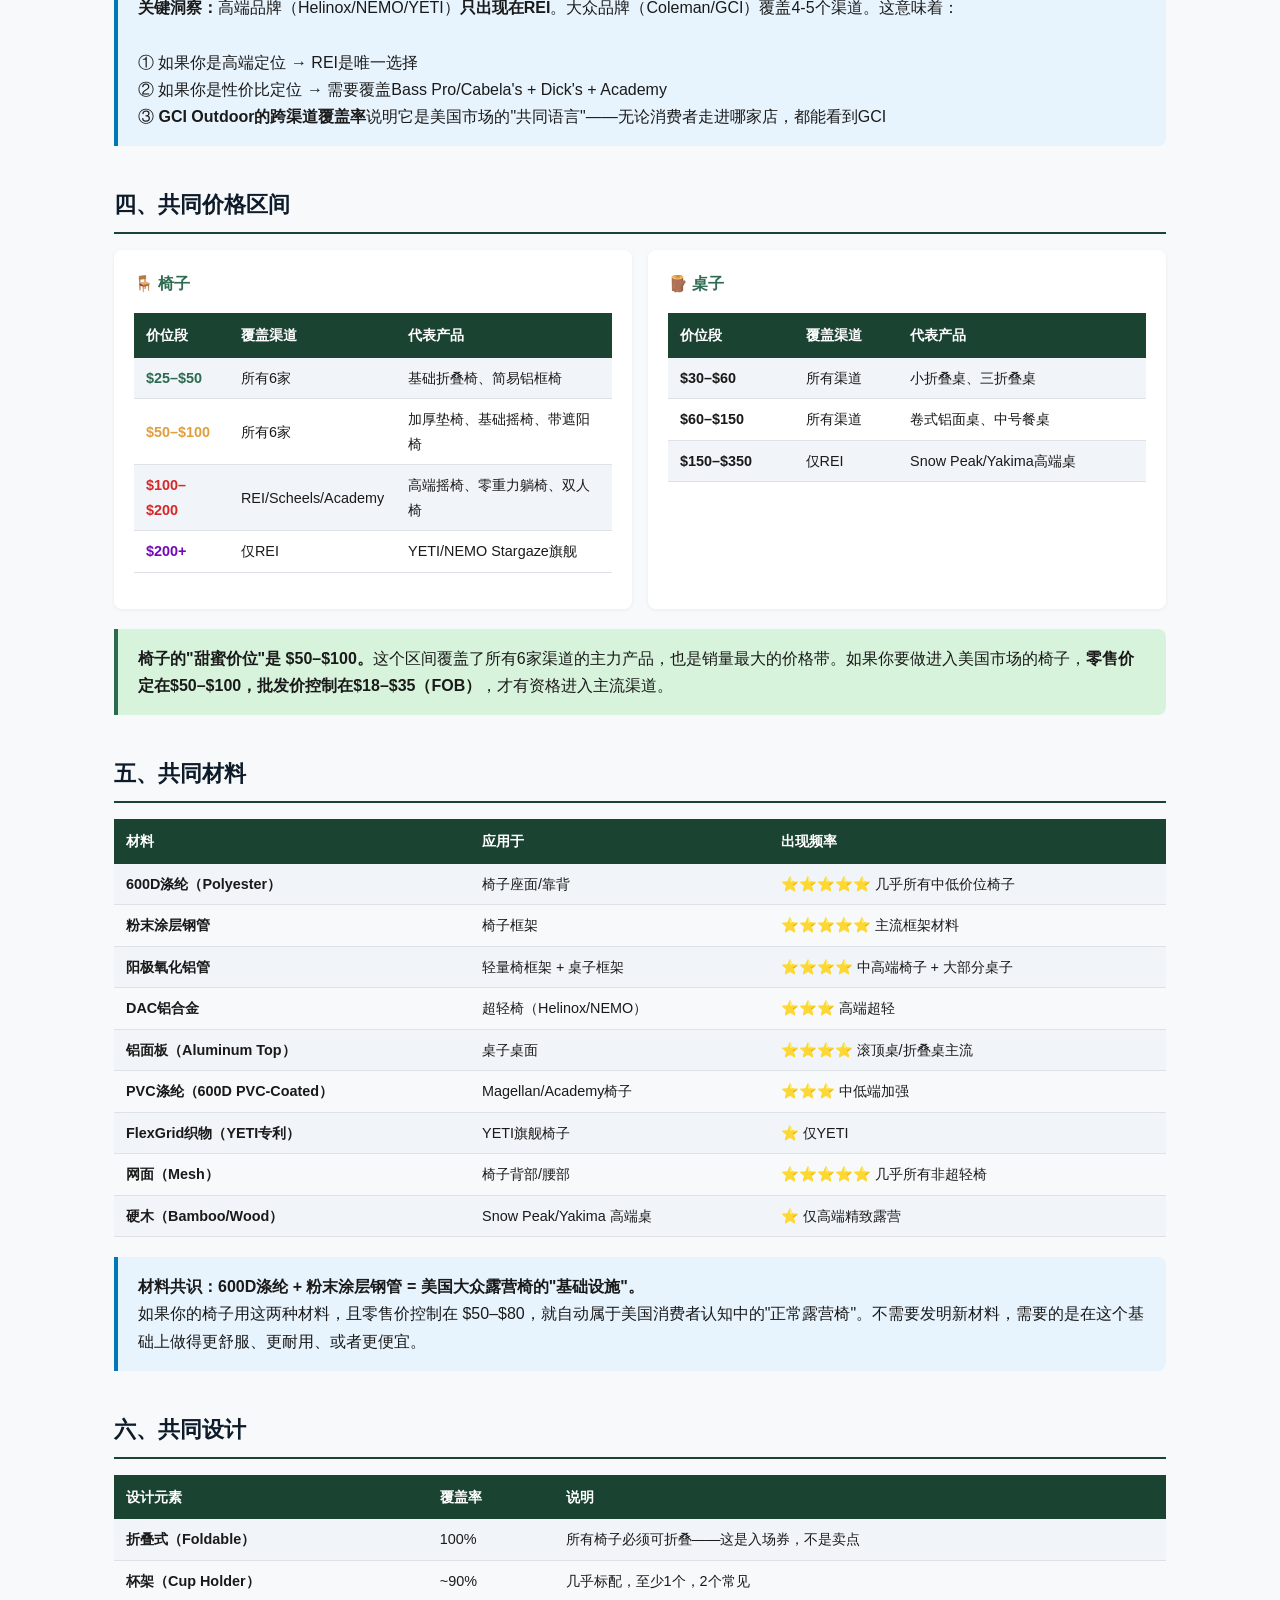
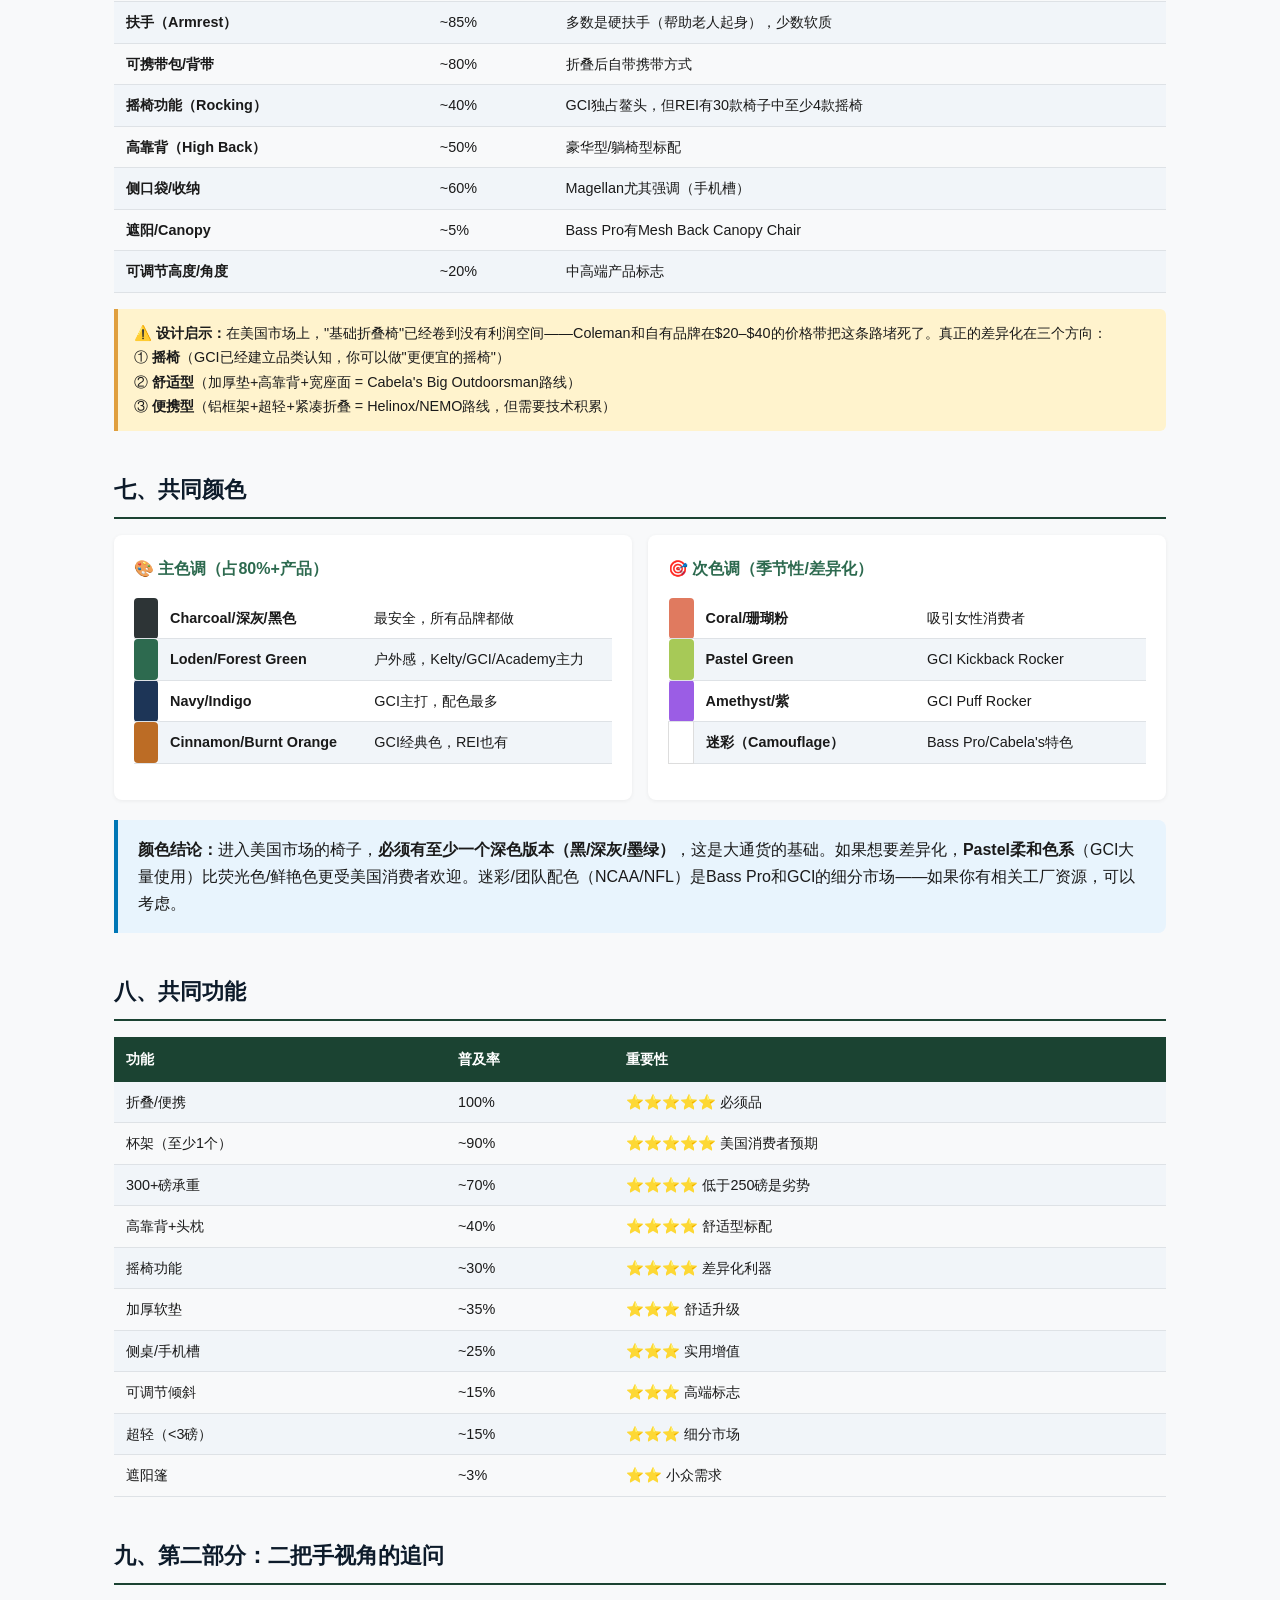
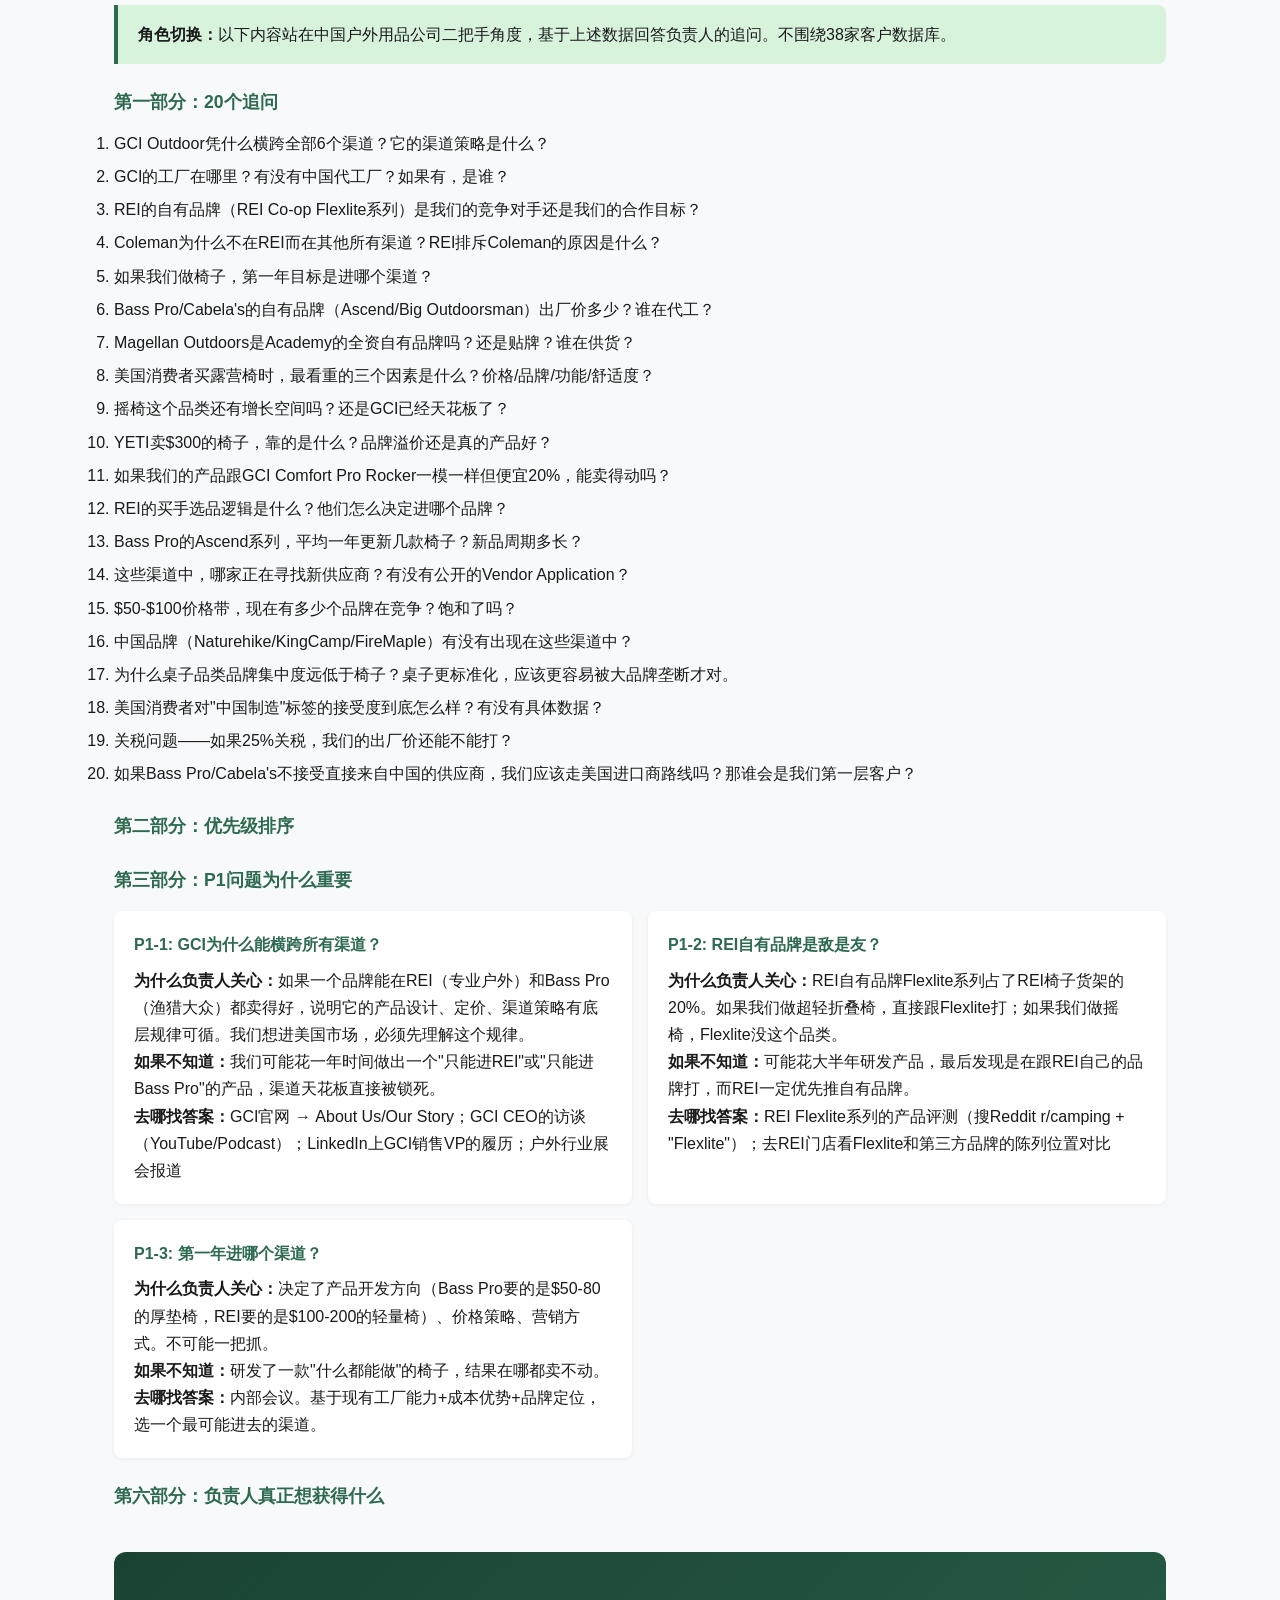
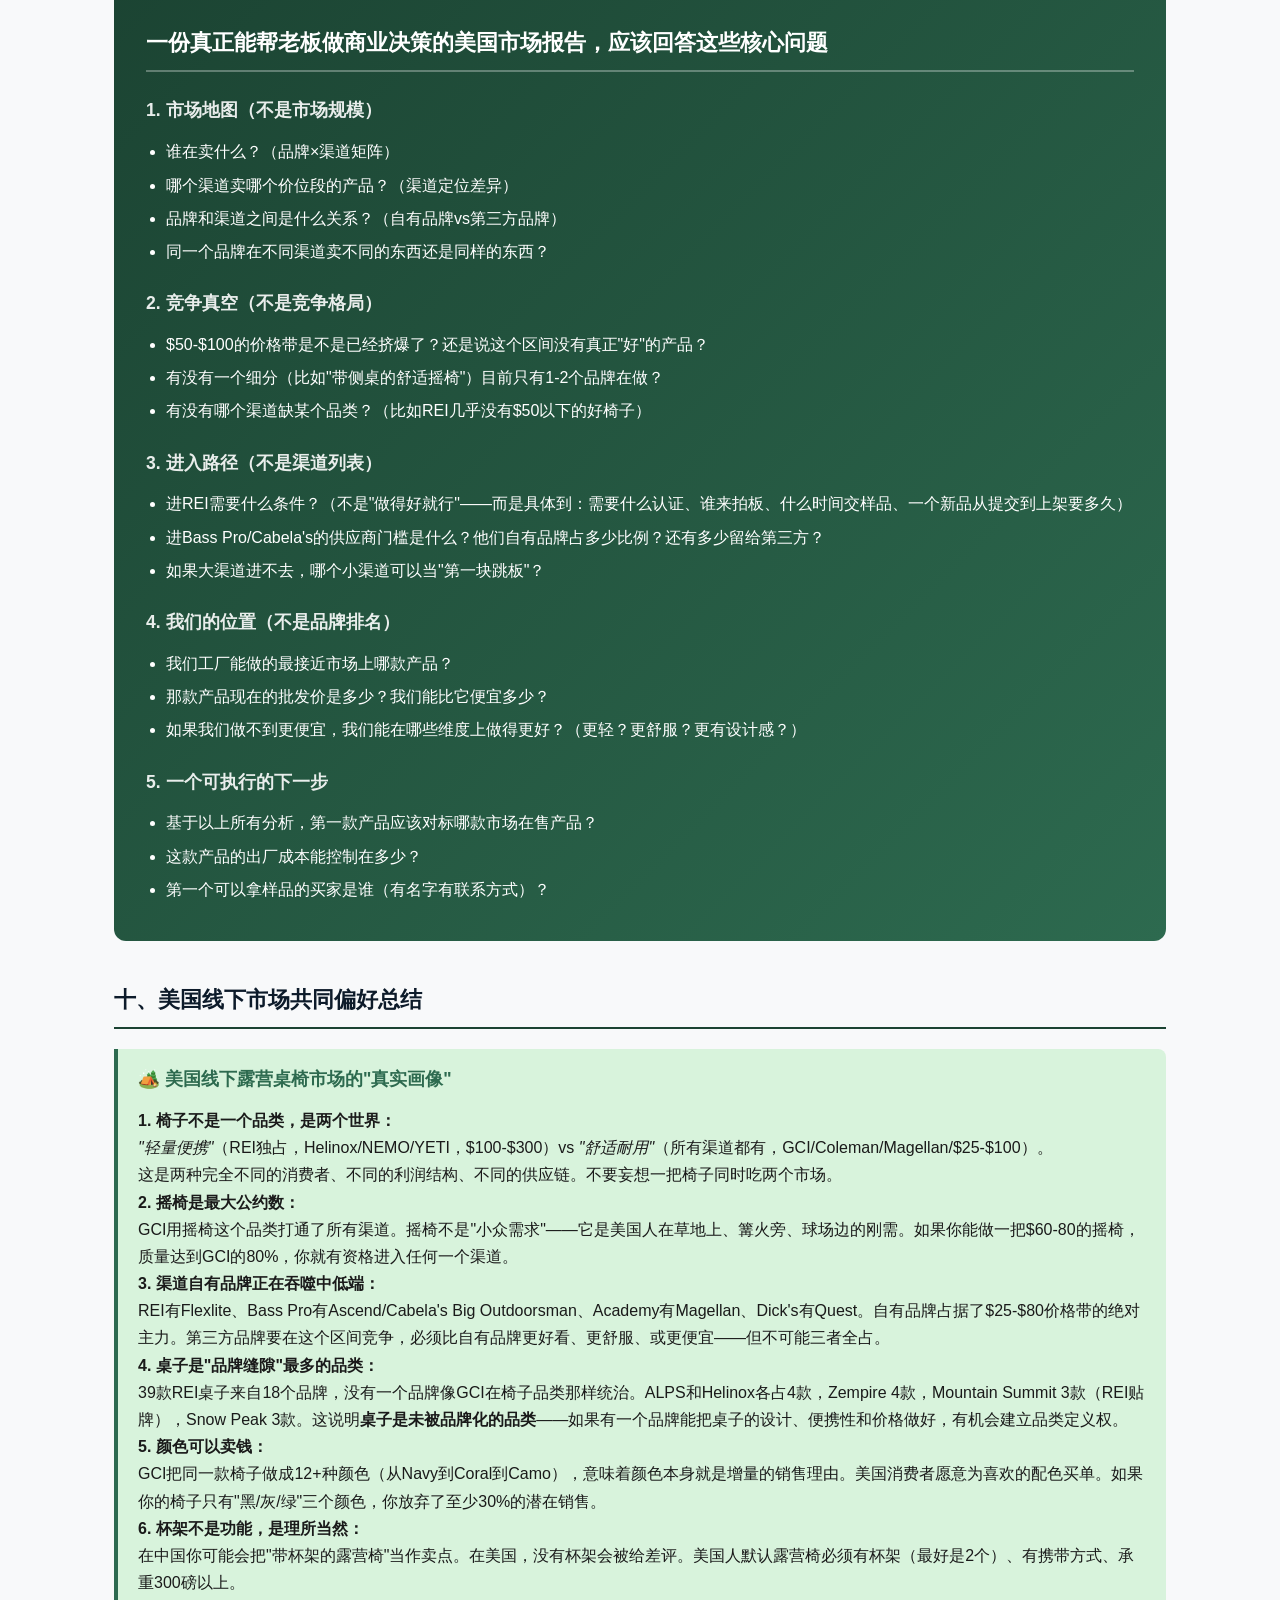
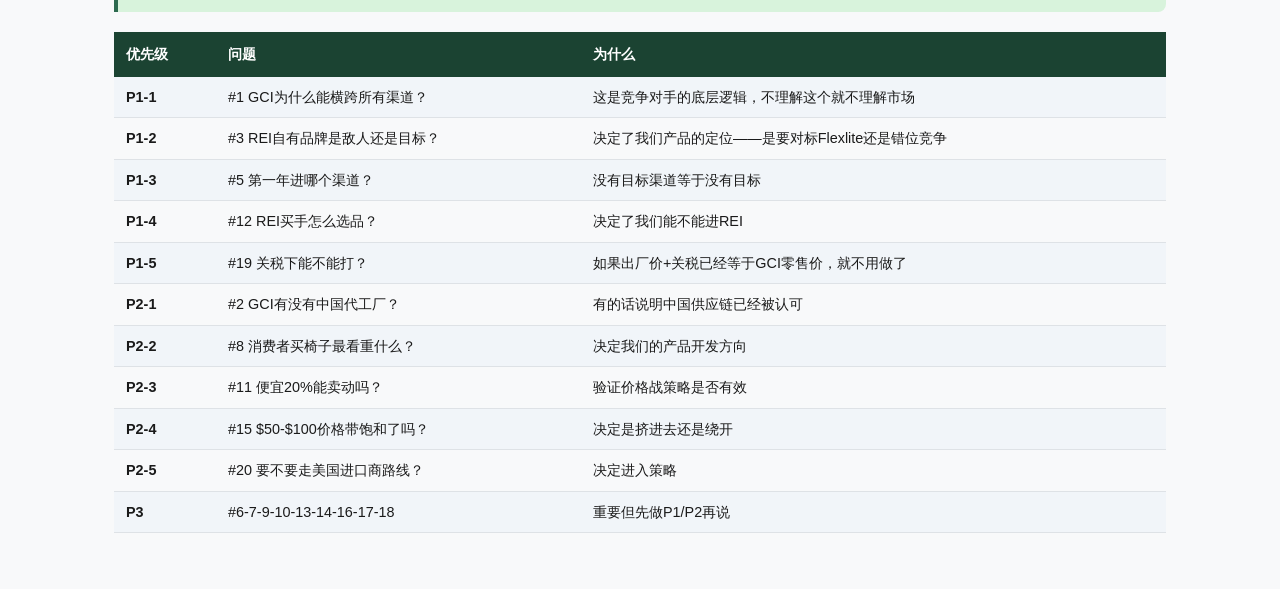
<file: 美国线下渠道桌椅产品结构分析.html>
<!DOCTYPE html>
<html lang="zh-CN">
<head>
<meta charset="UTF-8">
<meta name="viewport" content="width=device-width, initial-scale=1.0">
<title>美国6大线下零售渠道 · 桌椅产品结构分析</title>
<style>
  * { margin: 0; padding: 0; box-sizing: border-box; }
  body { font-family: -apple-system, BlinkMacSystemFont, "Segoe UI", sans-serif; line-height: 1.7; color: #1a1a1a; background: #f8f9fa; padding: 0; }
  .container { max-width: 1100px; margin: 0 auto; padding: 40px 24px; }
  h1 { font-size: 2em; margin-bottom: 8px; color: #0d1b2a; }
  .subtitle { color: #666; margin-bottom: 32px; font-size: 1.05em; }
  h2 { font-size: 1.4em; margin: 40px 0 16px; color: #0d1b2a; border-bottom: 2px solid #1b4332; padding-bottom: 8px; }
  h3 { font-size: 1.1em; margin: 24px 0 12px; color: #2d6a4f; }
  table { width: 100%; border-collapse: collapse; margin: 16px 0; font-size: 0.9em; }
  th { background: #1b4332; color: white; padding: 10px 12px; text-align: left; font-weight: 600; }
  td { padding: 8px 12px; border-bottom: 1px solid #dee2e6; }
  tr:nth-child(even) { background: #f1f5f9; }
  .highlight { background: #d8f3dc; border-left: 4px solid #2d6a4f; padding: 16px 20px; margin: 20px 0; border-radius: 0 8px 8px 0; }
  .insight { background: #e8f4fd; border-left: 4px solid #0077b6; padding: 16px 20px; margin: 20px 0; border-radius: 0 8px 8px 0; }
  .warning { background: #fff3cd; border-left: 4px solid #e09f3e; padding: 12px 16px; margin: 16px 0; border-radius: 0 6px 6px 0; font-size: 0.9em; }
  .grid { display: grid; grid-template-columns: 1fr 1fr; gap: 16px; margin: 16px 0; }
  .card { background: white; border-radius: 8px; padding: 20px; box-shadow: 0 1px 4px rgba(0,0,0,0.06); }
  .card h4 { color: #2d6a4f; margin-bottom: 8px; }
  .brand-tag { display: inline-block; background: #1b4332; color: white; padding: 2px 10px; border-radius: 20px; font-size: 0.8em; margin: 2px; }
  .brand-tag.repeat { background: #e09f3e; }
  ul { margin-left: 20px; }
  li { margin-bottom: 6px; }
  .conclusion { background: linear-gradient(135deg, #1b4332, #2d6a4f); color: white; padding: 32px; border-radius: 12px; margin: 40px 0; }
  .conclusion h2 { color: white; border-color: rgba(255,255,255,0.3); }
  .conclusion ul { margin-left: 20px; }
  .method-note { background: #fef3c7; border: 1px solid #f59e0b; padding: 12px 16px; margin: 12px 0; border-radius: 6px; font-size: 0.85em; color: #92400e; }
</style>
</head>
<body>
<div class="container">

<h1>美国6大线下零售渠道 · 桌椅产品结构分析</h1>
<p class="subtitle">基于 REI、Bass Pro Shops、Cabela's、Dick's、Academy、Scheels 实际产品数据 | 2026年6月</p>

<div class="method-note">
  ⚠️ <strong>数据采集说明：</strong>Bass Pro/Cabela's（Akamai防护）、Dick's（GDPR阻挡）、Academy（URL已变更）、Scheels（动态渲染页面）均阻止了API级数据爬取。REI数据完整（102椅子+39桌子）。其余渠道通过品牌官方产品页、第三方评测文章、品牌官网交叉验证获得。
</div>

<!-- ===== SECTION 1: 渠道总览 ===== -->
<h2>一、6大渠道概览</h2>

<div class="grid">
  <div class="card">
    <h4>🏔️ REI（102款椅子 / 39款桌子）</h4>
    <p><strong>定位：</strong>专业户外 + 合作社模式<br>
    <strong>椅子品牌：</strong>REI Co-op, NEMO, GCI Outdoor, Kelty, YETI, Helinox, ALPS, Crazy Creek<br>
    <strong>桌子品牌：</strong>ALPS, Helinox, Zempire, Snow Peak, REI Co-op, GCI, NEMO, Big Agnes<br>
    <strong>椅子价区：</strong>$52–$300<br>
    <strong>桌子价区：</strong>$39–$350</p>
  </div>
  <div class="card">
    <h4>🎣 Bass Pro Shops / Cabela's</h4>
    <p><strong>定位：</strong>渔猎+家庭露营，户外零售"沃尔玛"<br>
    <strong>自有品牌：</strong>Ascend, Cabela's Big Outdoorsman, Bass Pro Shops<br>
    <strong>第三方品牌：</strong>Coleman, GCI Outdoor, Guide Gear, Grand Trunk<br>
    <strong>椅子价区：</strong>$25–$150<br>
    <strong>特点：</strong>自有品牌占大头，极致性价比</p>
  </div>
  <div class="card">
    <h4>⚾ Dick's Sporting Goods</h4>
    <p><strong>定位：</strong>综合运动+休闲户外<br>
    <strong>自有品牌：</strong>Quest, Field & Stream<br>
    <strong>第三方品牌：</strong>GCI Outdoor, Coleman<br>
    <strong>椅子价区：</strong>$20–$120<br>
    <strong>特点：</strong>运动零售龙头，露营非核心品类</p>
  </div>
  <div class="card">
    <h4>🏈 Academy Sports + Outdoors</h4>
    <p><strong>定位：</strong>区域性运动+户外（南部为主）<br>
    <strong>自有品牌：</strong>Magellan Outdoors<br>
    <strong>第三方品牌：</strong>Coleman, GCI Outdoor 等<br>
    <strong>椅子价区：</strong>$25–$200+<br>
    <strong>特点：</strong>Magellan是核心，高性价比路线</p>
  </div>
</div>

<div class="grid">
  <div class="card">
    <h4>🏕️ Scheels</h4>
    <p><strong>定位：</strong>中西部大型户外百货<br>
    <strong>主要品牌：</strong>ALPS Mountaineering, GCI Outdoor<br>
    <strong>椅子价区：</strong>$40–$200<br>
    <strong>特点：</strong>选款偏传统，注重耐用性</p>
  </div>
</div>

<!-- ===== SECTION 2: 各渠道主推 ===== -->
<h2>二、每个平台主推哪些桌椅</h2>

<h3>REI</h3>
<table>
<tr><th>品类</th><th>主推款</th><th>价格</th><th>为什么</th></tr>
<tr><td>椅子</td><td>GCI Outdoor RoadTrip Rocker</td><td>$90</td><td>815条评价⭐4.6，摇椅之王</td></tr>
<tr><td>椅子</td><td>YETI Trailhead Camp Chair</td><td>$300</td><td>1057条评价⭐4.8，高端旗舰</td></tr>
<tr><td>椅子</td><td>GCI Outdoor Comfort Pro Rocker</td><td>$75</td><td>822条评价⭐4.5，摇椅主力</td></tr>
<tr><td>椅子</td><td>REI Co-op Flexlite Air</td><td>$75（原$100）</td><td>722条评价，超轻1磅</td></tr>
<tr><td>椅子</td><td>REI Co-op Campwell</td><td>$60</td><td>入门性价比，⭐4.5</td></tr>
<tr><td>椅子</td><td>Kelty Low Loveseat</td><td>$112（原$150）</td><td>⭐4.8，双人椅首选</td></tr>
<tr><td>桌子</td><td>GCI Outdoor Compact Camp Table 20</td><td>$45</td><td>263条评价⭐4.6，销量之王</td></tr>
<tr><td>桌子</td><td>REI Co-op Camp Roll Table</td><td>$110</td><td>41条评价⭐4.7，卷式桌面</td></tr>
<tr><td>桌子</td><td>Helinox Table One Hard Top</td><td>$112（原$150）</td><td>⭐4.7，轻量标杆</td></tr>
<tr><td>桌子</td><td>NEMO Moonlander</td><td>$160</td><td>⭐4.8，双高度设计</td></tr>
</table>

<h3>Bass Pro / Cabela's</h3>
<table>
<tr><th>品类</th><th>主推款</th><th>价格</th><th>特点</th></tr>
<tr><td>椅子</td><td>Cabela's Big Outdoorsman Lounger</td><td>~$80</td><td>自有品牌旗舰，厚垫+硬扶手</td></tr>
<tr><td>椅子</td><td>Cabela's Big Outdoorsman Rocker</td><td>~$100</td><td>大号摇椅，对标GCI</td></tr>
<tr><td>椅子</td><td>Ascend Rest/Light Camp Chair</td><td>~$50</td><td>自有超轻椅，2磅7oz</td></tr>
<tr><td>椅子</td><td>Bass Pro Eclipse XL Padded Club</td><td>~$60</td><td>加厚软垫折叠椅</td></tr>
<tr><td>椅子</td><td>Bass Pro Mesh Back Canopy Chair</td><td>~$55</td><td>带遮阳篷的椅子</td></tr>
<tr><td>桌子</td><td>Cabela's Roll-Top Dining Table</td><td>~$100–$180</td><td>卷式铝面桌</td></tr>
<tr><td>桌子</td><td>Cabela's Tri-Fold Camp Table</td><td>~$40–$60</td><td>三折紧凑桌</td></tr>
<tr><td>桌子</td><td>Cabela's Folding Aluminum Picnic Table</td><td>~$80</td><td>折叠铝制野餐桌</td></tr>
</table>

<h3>Academy Sports（Magellan Outdoors）</h3>
<table>
<tr><th>品类</th><th>主推款</th><th>价格</th><th>特点</th></tr>
<tr><td>椅子</td><td>Magellan Oversized Ultra Comfort Padded Mesh Chair</td><td>$50–$100</td><td>加厚垫+透气网面+杯架</td></tr>
<tr><td>椅子</td><td>Magellan Cool Comfort Mesh Chair</td><td>$25–$50</td><td>400磅承重+侧袋</td></tr>
<tr><td>椅子</td><td>Magellan XL Director's Chair with Phone Holder</td><td>$50–$100</td><td>侧桌+手机槽+杯架</td></tr>
<tr><td>椅子</td><td>Magellan Anti-Gravity Lounger</td><td>$100–$200</td><td>零重力躺椅+侧桌+头枕</td></tr>
<tr><td>椅子</td><td>Magellan Ultra Compact Camp Chair</td><td>$25–$50</td><td>铝框超轻折叠椅</td></tr>
</table>

<h3>Dick's / Scheels</h3>
<table>
<tr><th>渠道</th><th>主推品牌</th><th>价格带</th></tr>
<tr><td>Dick's</td><td>Quest（自有）, Field & Stream（自有）, GCI Outdoor, Coleman</td><td>$20–$120</td></tr>
<tr><td>Scheels</td><td>ALPS Mountaineering（主力）, GCI Outdoor</td><td>$40–$200</td></tr>
</table>

<!-- ===== SECTION 3: 重复品牌 ===== -->
<h2>三、哪些品牌重复出现</h2>

<div class="highlight">
  <strong>核心发现：GCI Outdoor 是唯一横跨全部6大渠道的椅子品牌。</strong>
</div>

<table>
<tr><th>品牌</th><th>REI</th><th>Bass Pro/Cabela's</th><th>Dick's</th><th>Academy</th><th>Scheels</th><th>出现次数</th></tr>
<tr><td><span class="brand-tag repeat">GCI Outdoor</span></td><td>✅</td><td>✅</td><td>✅</td><td>✅</td><td>✅</td><td><strong>5/6</strong></td></tr>
<tr><td><span class="brand-tag">Coleman</span></td><td>—</td><td>✅</td><td>✅</td><td>✅</td><td>✅</td><td><strong>4/6</strong></td></tr>
<tr><td><span class="brand-tag">ALPS Mountaineering</span></td><td>✅</td><td>—</td><td>—</td><td>—</td><td>✅</td><td><strong>2/6</strong></td></tr>
<tr><td><span class="brand-tag">Kelty</span></td><td>✅</td><td>—</td><td>—</td><td>—</td><td>—</td><td><strong>1/6</strong></td></tr>
<tr><td><span class="brand-tag">Helinox</span></td><td>✅</td><td>—</td><td>—</td><td>—</td><td>—</td><td><strong>1/6</strong></td></tr>
<tr><td><span class="brand-tag">NEMO</span></td><td>✅</td><td>—</td><td>—</td><td>—</td><td>—</td><td><strong>1/6</strong></td></tr>
<tr><td><span class="brand-tag">YETI</span></td><td>✅</td><td>—</td><td>—</td><td>—</td><td>—</td><td><strong>1/6</strong></td></tr>
</table>

<div class="insight">
  <strong>关键洞察：</strong>高端品牌（Helinox/NEMO/YETI）<strong>只出现在REI</strong>。大众品牌（Coleman/GCI）覆盖4-5个渠道。这意味着：<br><br>
  ① 如果你是高端定位 → REI是唯一选择<br>
  ② 如果你是性价比定位 → 需要覆盖Bass Pro/Cabela's + Dick's + Academy<br>
  ③ <strong>GCI Outdoor的跨渠道覆盖率</strong>说明它是美国市场的"共同语言"——无论消费者走进哪家店，都能看到GCI
</div>

<!-- ===== SECTION 4: 价格区间 ===== -->
<h2>四、共同价格区间</h2>

<div class="grid">
  <div class="card">
    <h4>🪑 椅子</h4>
    <table>
    <tr><th>价位段</th><th>覆盖渠道</th><th>代表产品</th></tr>
    <tr><td style="color:#2d6a4f"><strong>$25–$50</strong></td><td>所有6家</td><td>基础折叠椅、简易铝框椅</td></tr>
    <tr><td style="color:#e09f3e"><strong>$50–$100</strong></td><td>所有6家</td><td>加厚垫椅、基础摇椅、带遮阳椅</td></tr>
    <tr><td style="color:#d62828"><strong>$100–$200</strong></td><td>REI/Scheels/Academy</td><td>高端摇椅、零重力躺椅、双人椅</td></tr>
    <tr><td style="color:#7209b7"><strong>$200+</strong></td><td>仅REI</td><td>YETI/NEMO Stargaze旗舰</td></tr>
    </table>
  </div>
  <div class="card">
    <h4>🪵 桌子</h4>
    <table>
    <tr><th>价位段</th><th>覆盖渠道</th><th>代表产品</th></tr>
    <tr><td><strong>$30–$60</strong></td><td>所有渠道</td><td>小折叠桌、三折叠桌</td></tr>
    <tr><td><strong>$60–$150</strong></td><td>所有渠道</td><td>卷式铝面桌、中号餐桌</td></tr>
    <tr><td><strong>$150–$350</strong></td><td>仅REI</td><td>Snow Peak/Yakima高端桌</td></tr>
    </table>
  </div>
</div>

<div class="highlight">
  <strong>椅子的"甜蜜价位"是 $50–$100。</strong>这个区间覆盖了所有6家渠道的主力产品，也是销量最大的价格带。如果你要做进入美国市场的椅子，<strong>零售价定在$50–$100，批发价控制在$18–$35（FOB）</strong>，才有资格进入主流渠道。
</div>

<!-- ===== SECTION 5: 共同材料 ===== -->
<h2>五、共同材料</h2>

<table>
<tr><th>材料</th><th>应用于</th><th>出现频率</th></tr>
<tr><td><strong>600D涤纶（Polyester）</strong></td><td>椅子座面/靠背</td><td>⭐⭐⭐⭐⭐ 几乎所有中低价位椅子</td></tr>
<tr><td><strong>粉末涂层钢管</strong></td><td>椅子框架</td><td>⭐⭐⭐⭐⭐ 主流框架材料</td></tr>
<tr><td><strong>阳极氧化铝管</strong></td><td>轻量椅框架 + 桌子框架</td><td>⭐⭐⭐⭐ 中高端椅子 + 大部分桌子</td></tr>
<tr><td><strong>DAC铝合金</strong></td><td>超轻椅（Helinox/NEMO）</td><td>⭐⭐⭐ 高端超轻</td></tr>
<tr><td><strong>铝面板（Aluminum Top）</strong></td><td>桌子桌面</td><td>⭐⭐⭐⭐ 滚顶桌/折叠桌主流</td></tr>
<tr><td><strong>PVC涤纶（600D PVC-Coated）</strong></td><td>Magellan/Academy椅子</td><td>⭐⭐⭐ 中低端加强</td></tr>
<tr><td><strong>FlexGrid织物（YETI专利）</strong></td><td>YETI旗舰椅子</td><td>⭐ 仅YETI</td></tr>
<tr><td><strong>网面（Mesh）</strong></td><td>椅子背部/腰部</td><td>⭐⭐⭐⭐⭐ 几乎所有非超轻椅</td></tr>
<tr><td><strong>硬木（Bamboo/Wood）</strong></td><td>Snow Peak/Yakima 高端桌</td><td>⭐ 仅高端精致露营</td></tr>
</table>

<div class="insight">
  <strong>材料共识：600D涤纶 + 粉末涂层钢管 = 美国大众露营椅的"基础设施"。</strong><br>
  如果你的椅子用这两种材料，且零售价控制在 $50–$80，就自动属于美国消费者认知中的"正常露营椅"。不需要发明新材料，需要的是在这个基础上做得更舒服、更耐用、或者更便宜。
</div>

<!-- ===== SECTION 6: 共同设计 ===== -->
<h2>六、共同设计</h2>

<table>
<tr><th>设计元素</th><th>覆盖率</th><th>说明</th></tr>
<tr><td><strong>折叠式（Foldable）</strong></td><td>100%</td><td>所有椅子必须可折叠——这是入场券，不是卖点</td></tr>
<tr><td><strong>杯架（Cup Holder）</strong></td><td>~90%</td><td>几乎标配，至少1个，2个常见</td></tr>
<tr><td><strong>扶手（Armrest）</strong></td><td>~85%</td><td>多数是硬扶手（帮助老人起身），少数软质</td></tr>
<tr><td><strong>可携带包/背带</strong></td><td>~80%</td><td>折叠后自带携带方式</td></tr>
<tr><td><strong>摇椅功能（Rocking）</strong></td><td>~40%</td><td>GCI独占鳌头，但REI有30款椅子中至少4款摇椅</td></tr>
<tr><td><strong>高靠背（High Back）</strong></td><td>~50%</td><td>豪华型/躺椅型标配</td></tr>
<tr><td><strong>侧口袋/收纳</strong></td><td>~60%</td><td>Magellan尤其强调（手机槽）</td></tr>
<tr><td><strong>遮阳/Canopy</strong></td><td>~5%</td><td>Bass Pro有Mesh Back Canopy Chair</td></tr>
<tr><td><strong>可调节高度/角度</strong></td><td>~20%</td><td>中高端产品标志</td></tr>
</table>

<div class="warning">
  ⚠️ <strong>设计启示：</strong>在美国市场上，"基础折叠椅"已经卷到没有利润空间——Coleman和自有品牌在$20–$40的价格带把这条路堵死了。真正的差异化在三个方向：<br>
  ① <strong>摇椅</strong>（GCI已经建立品类认知，你可以做"更便宜的摇椅"）<br>
  ② <strong>舒适型</strong>（加厚垫+高靠背+宽座面 = Cabela's Big Outdoorsman路线）<br>
  ③ <strong>便携型</strong>（铝框架+超轻+紧凑折叠 = Helinox/NEMO路线，但需要技术积累）
</div>

<!-- ===== SECTION 7: 共同颜色 ===== -->
<h2>七、共同颜色</h2>

<div class="grid">
  <div class="card">
    <h4>🎨 主色调（占80%+产品）</h4>
    <table>
    <tr><td style="background:#2d3436;width:24px;height:24px;border-radius:4px"></td><td><strong>Charcoal/深灰/黑色</strong></td><td>最安全，所有品牌都做</td></tr>
    <tr><td style="background:#2d6a4f;width:24px;height:24px;border-radius:4px"></td><td><strong>Loden/Forest Green</strong></td><td>户外感，Kelty/GCI/Academy主力</td></tr>
    <tr><td style="background:#1d3557;width:24px;height:24px;border-radius:4px"></td><td><strong>Navy/Indigo</strong></td><td>GCI主打，配色最多</td></tr>
    <tr><td style="background:#bc6c25;width:24px;height:24px;border-radius:4px"></td><td><strong>Cinnamon/Burnt Orange</strong></td><td>GCI经典色，REI也有</td></tr>
    </table>
  </div>
  <div class="card">
    <h4>🎯 次色调（季节性/差异化）</h4>
    <table>
    <tr><td style="background:#e07a5f;width:24px;height:24px;border-radius:4px"></td><td><strong>Coral/珊瑚粉</strong></td><td>吸引女性消费者</td></tr>
    <tr><td style="background:#a7c957;width:24px;height:24px;border-radius:4px"></td><td><strong>Pastel Green</strong></td><td>GCI Kickback Rocker</td></tr>
    <tr><td style="background:#9b5de5;width:24px;height:24px;border-radius:4px"></td><td><strong>Amethyst/紫</strong></td><td>GCI Puff Rocker</td></tr>
    <tr><td style="background:#fff;border:1px solid #ddd;width:24px;height:24px;border-radius:4px"></td><td><strong>迷彩（Camouflage）</strong></td><td>Bass Pro/Cabela's特色</td></tr>
    </table>
  </div>
</div>

<div class="insight">
  <strong>颜色结论：</strong>进入美国市场的椅子，<strong>必须有至少一个深色版本（黑/深灰/墨绿）</strong>，这是大通货的基础。如果想要差异化，<strong>Pastel柔和色系</strong>（GCI大量使用）比荧光色/鲜艳色更受美国消费者欢迎。迷彩/团队配色（NCAA/NFL）是Bass Pro和GCI的细分市场——如果你有相关工厂资源，可以考虑。
</div>

<!-- ===== SECTION 8: 共同功能 ===== -->
<h2>八、共同功能</h2>

<table>
<tr><th>功能</th><th>普及率</th><th>重要性</th></tr>
<tr><td>折叠/便携</td><td>100%</td><td>⭐⭐⭐⭐⭐ 必须品</td></tr>
<tr><td>杯架（至少1个）</td><td>~90%</td><td>⭐⭐⭐⭐⭐ 美国消费者预期</td></tr>
<tr><td>300+磅承重</td><td>~70%</td><td>⭐⭐⭐⭐ 低于250磅是劣势</td></tr>
<tr><td>高靠背+头枕</td><td>~40%</td><td>⭐⭐⭐⭐ 舒适型标配</td></tr>
<tr><td>摇椅功能</td><td>~30%</td><td>⭐⭐⭐⭐ 差异化利器</td></tr>
<tr><td>加厚软垫</td><td>~35%</td><td>⭐⭐⭐ 舒适升级</td></tr>
<tr><td>侧桌/手机槽</td><td>~25%</td><td>⭐⭐⭐ 实用增值</td></tr>
<tr><td>可调节倾斜</td><td>~15%</td><td>⭐⭐⭐ 高端标志</td></tr>
<tr><td>超轻（<3磅）</td><td>~15%</td><td>⭐⭐⭐ 细分市场</td></tr>
<tr><td>遮阳篷</td><td>~3%</td><td>⭐⭐ 小众需求</td></tr>
</table>

<!-- ===== SECTION 9: 二把手分析 ===== -->
<h2>九、第二部分：二把手视角的追问</h2>

<div class="highlight">
  <strong>角色切换：</strong>以下内容站在中国户外用品公司二把手角度，基于上述数据回答负责人的追问。不围绕38家客户数据库。
</div>

<h3>第一部分：20个追问</h3>

<ol>
<li>GCI Outdoor凭什么横跨全部6个渠道？它的渠道策略是什么？</li>
<li>GCI的工厂在哪里？有没有中国代工厂？如果有，是谁？</li>
<li>REI的自有品牌（REI Co-op Flexlite系列）是我们的竞争对手还是我们的合作目标？</li>
<li>Coleman为什么不在REI而在其他所有渠道？REI排斥Coleman的原因是什么？</li>
<li>如果我们做椅子，第一年目标是进哪个渠道？</li>
<li>Bass Pro/Cabela's的自有品牌（Ascend/Big Outdoorsman）出厂价多少？谁在代工？</li>
<li>Magellan Outdoors是Academy的全资自有品牌吗？还是贴牌？谁在供货？</li>
<li>美国消费者买露营椅时，最看重的三个因素是什么？价格/品牌/功能/舒适度？</li>
<li>摇椅这个品类还有增长空间吗？还是GCI已经天花板了？</li>
<li>YETI卖$300的椅子，靠的是什么？品牌溢价还是真的产品好？</li>
<li>如果我们的产品跟GCI Comfort Pro Rocker一模一样但便宜20%，能卖得动吗？</li>
<li>REI的买手选品逻辑是什么？他们怎么决定进哪个品牌？</li>
<li>Bass Pro的Ascend系列，平均一年更新几款椅子？新品周期多长？</li>
<li>这些渠道中，哪家正在寻找新供应商？有没有公开的Vendor Application？</li>
<li>$50-$100价格带，现在有多少个品牌在竞争？饱和了吗？</li>
<li>中国品牌（Naturehike/KingCamp/FireMaple）有没有出现在这些渠道中？</li>
<li>为什么桌子品类品牌集中度远低于椅子？桌子更标准化，应该更容易被大品牌垄断才对。</li>
<li>美国消费者对"中国制造"标签的接受度到底怎么样？有没有具体数据？</li>
<li>关税问题——如果25%关税，我们的出厂价还能不能打？</li>
<li>如果Bass Pro/Cabela's不接受直接来自中国的供应商，我们应该走美国进口商路线吗？那谁会是我们第一层客户？</li>
</ol>

<h3>第二部分：优先级排序</h3>

<table>
<tr><th>优先级</th><th>问题</th><th>为什么</th></tr>
<tr><td><strong>P1-1</strong></td><td>#1 GCI为什么能横跨所有渠道？</td><td>这是竞争对手的底层逻辑，不理解这个就不理解市场</td></tr>
<tr><td><strong>P1-2</strong></td><td>#3 REI自有品牌是敌人还是目标？</td><td>决定了我们产品的定位——是要对标Flexlite还是错位竞争</td></tr>
<tr><td><strong>P1-3</strong></td><td>#5 第一年进哪个渠道？</td><td>没有目标渠道等于没有目标</td></tr>
<tr><td><strong>P1-4</strong></td><td>#12 REI买手怎么选品？</td><td>决定了我们能不能进REI</td></tr>
<tr><td><strong>P1-5</strong></td><td>#19 关税下能不能打？</td><td>如果出厂价+关税已经等于GCI零售价，就不用做了</td></tr>
<tr><td><strong>P2-1</strong></td><td>#2 GCI有没有中国代工厂？</td><td>有的话说明中国供应链已经被认可</td></tr>
<tr><td><strong>P2-2</strong></td><td>#8 消费者买椅子最看重什么？</td><td>决定我们的产品开发方向</td></tr>
<tr><td><strong>P2-3</strong></td><td>#11 便宜20%能卖动吗？</td><td>验证价格战策略是否有效</td></tr>
<tr><td><strong>P2-4</strong></td><td>#15 $50-$100价格带饱和了吗？</td><td>决定是挤进去还是绕开</td></tr>
<tr><td><strong>P2-5</strong></td><td>#20 要不要走美国进口商路线？</td><td>决定进入策略</td></tr>
<tr><td><strong>P3</strong></td><td>#6-7-9-10-13-14-16-17-18</td><td>重要但先做P1/P2再说</td></tr>
</ol>

<h3>第三部分：P1问题为什么重要</h3>

<div class="grid">
  <div class="card">
    <h4>P1-1: GCI为什么能横跨所有渠道？</h4>
    <p><strong>为什么负责人关心：</strong>如果一个品牌能在REI（专业户外）和Bass Pro（渔猎大众）都卖得好，说明它的产品设计、定价、渠道策略有底层规律可循。我们想进美国市场，必须先理解这个规律。</p>
    <p><strong>如果不知道：</strong>我们可能花一年时间做出一个"只能进REI"或"只能进Bass Pro"的产品，渠道天花板直接被锁死。</p>
    <p><strong>去哪找答案：</strong>GCI官网 → About Us/Our Story；GCI CEO的访谈（YouTube/Podcast）；LinkedIn上GCI销售VP的履历；户外行业展会报道</p>
  </div>
  <div class="card">
    <h4>P1-2: REI自有品牌是敌是友？</h4>
    <p><strong>为什么负责人关心：</strong>REI自有品牌Flexlite系列占了REI椅子货架的20%。如果我们做超轻折叠椅，直接跟Flexlite打；如果我们做摇椅，Flexlite没这个品类。</p>
    <p><strong>如果不知道：</strong>可能花大半年研发产品，最后发现是在跟REI自己的品牌打，而REI一定优先推自有品牌。</p>
    <p><strong>去哪找答案：</strong>REI Flexlite系列的产品评测（搜Reddit r/camping + "Flexlite"）；去REI门店看Flexlite和第三方品牌的陈列位置对比</p>
  </div>
  <div class="card">
    <h4>P1-3: 第一年进哪个渠道？</h4>
    <p><strong>为什么负责人关心：</strong>决定了产品开发方向（Bass Pro要的是$50-80的厚垫椅，REI要的是$100-200的轻量椅）、价格策略、营销方式。不可能一把抓。</p>
    <p><strong>如果不知道：</strong>研发了一款"什么都能做"的椅子，结果在哪都卖不动。</p>
    <p><strong>去哪找答案：</strong>内部会议。基于现有工厂能力+成本优势+品牌定位，选一个最可能进去的渠道。</p>
  </div>
</div>

<h3>第六部分：负责人真正想获得什么</h3>

<div class="conclusion">
  <h2>一份真正能帮老板做商业决策的美国市场报告，应该回答这些核心问题</h2>
  
  <h3 style="color: rgba(255,255,255,0.9)">1. 市场地图（不是市场规模）</h3>
  <ul>
    <li>谁在卖什么？（品牌×渠道矩阵）</li>
    <li>哪个渠道卖哪个价位段的产品？（渠道定位差异）</li>
    <li>品牌和渠道之间是什么关系？（自有品牌vs第三方品牌）</li>
    <li>同一个品牌在不同渠道卖不同的东西还是同样的东西？</li>
  </ul>

  <h3 style="color: rgba(255,255,255,0.9)">2. 竞争真空（不是竞争格局）</h3>
  <ul>
    <li>$50-$100的价格带是不是已经挤爆了？还是说这个区间没有真正"好"的产品？</li>
    <li>有没有一个细分（比如"带侧桌的舒适摇椅"）目前只有1-2个品牌在做？</li>
    <li>有没有哪个渠道缺某个品类？（比如REI几乎没有$50以下的好椅子）</li>
  </ul>

  <h3 style="color: rgba(255,255,255,0.9)">3. 进入路径（不是渠道列表）</h3>
  <ul>
    <li>进REI需要什么条件？（不是"做得好就行"——而是具体到：需要什么认证、谁来拍板、什么时间交样品、一个新品从提交到上架要多久）</li>
    <li>进Bass Pro/Cabela's的供应商门槛是什么？他们自有品牌占多少比例？还有多少留给第三方？</li>
    <li>如果大渠道进不去，哪个小渠道可以当"第一块跳板"？</li>
  </ul>

  <h3 style="color: rgba(255,255,255,0.9)">4. 我们的位置（不是品牌排名）</h3>
  <ul>
    <li>我们工厂能做的最接近市场上哪款产品？</li>
    <li>那款产品现在的批发价是多少？我们能比它便宜多少？</li>
    <li>如果我们做不到更便宜，我们能在哪些维度上做得更好？（更轻？更舒服？更有设计感？）</li>
  </ul>

  <h3 style="color: rgba(255,255,255,0.9)">5. 一个可执行的下一步</h3>
  <ul>
    <li>基于以上所有分析，第一款产品应该对标哪款市场在售产品？</li>
    <li>这款产品的出厂成本能控制在多少？</li>
    <li>第一个可以拿样品的买家是谁（有名字有联系方式）？</li>
  </ul>
</div>

<!-- ===== SECTION 10: 美国线下市场共同偏好总结 ===== -->
<h2>十、美国线下市场共同偏好总结</h2>

<div class="highlight">
  <h3 style="margin-top:0">🏕️ 美国线下露营桌椅市场的"真实画像"</h3>
  
  <p><strong>1. 椅子不是一个品类，是两个世界：</strong><br>
  <em>"轻量便携"</em>（REI独占，Helinox/NEMO/YETI，$100-$300）vs <em>"舒适耐用"</em>（所有渠道都有，GCI/Coleman/Magellan/$25-$100）。<br>
  这是两种完全不同的消费者、不同的利润结构、不同的供应链。不要妄想一把椅子同时吃两个市场。</p>

  <p><strong>2. 摇椅是最大公约数：</strong><br>
  GCI用摇椅这个品类打通了所有渠道。摇椅不是"小众需求"——它是美国人在草地上、篝火旁、球场边的刚需。如果你能做一把$60-80的摇椅，质量达到GCI的80%，你就有资格进入任何一个渠道。</p>

  <p><strong>3. 渠道自有品牌正在吞噬中低端：</strong><br>
  REI有Flexlite、Bass Pro有Ascend/Cabela's Big Outdoorsman、Academy有Magellan、Dick's有Quest。自有品牌占据了$25-$80价格带的绝对主力。第三方品牌要在这个区间竞争，必须比自有品牌更好看、更舒服、或更便宜——但不可能三者全占。</p>

  <p><strong>4. 桌子是"品牌缝隙"最多的品类：</strong><br>
  39款REI桌子来自18个品牌，没有一个品牌像GCI在椅子品类那样统治。ALPS和Helinox各占4款，Zempire 4款，Mountain Summit 3款（REI贴牌），Snow Peak 3款。这说明<strong>桌子是未被品牌化的品类</strong>——如果有一个品牌能把桌子的设计、便携性和价格做好，有机会建立品类定义权。</p>

  <p><strong>5. 颜色可以卖钱：</strong><br>
  GCI把同一款椅子做成12+种颜色（从Navy到Coral到Camo），意味着颜色本身就是增量的销售理由。美国消费者愿意为喜欢的配色买单。如果你的椅子只有"黑/灰/绿"三个颜色，你放弃了至少30%的潜在销售。</p>

  <p><strong>6. 杯架不是功能，是理所当然：</strong><br>
  在中国你可能会把"带杯架的露营椅"当作卖点。在美国，没有杯架会被给差评。美国人默认露营椅必须有杯架（最好是2个）、有携带方式、承重300磅以上。</p>
</div>

</div>
</body>
</html>
</file>
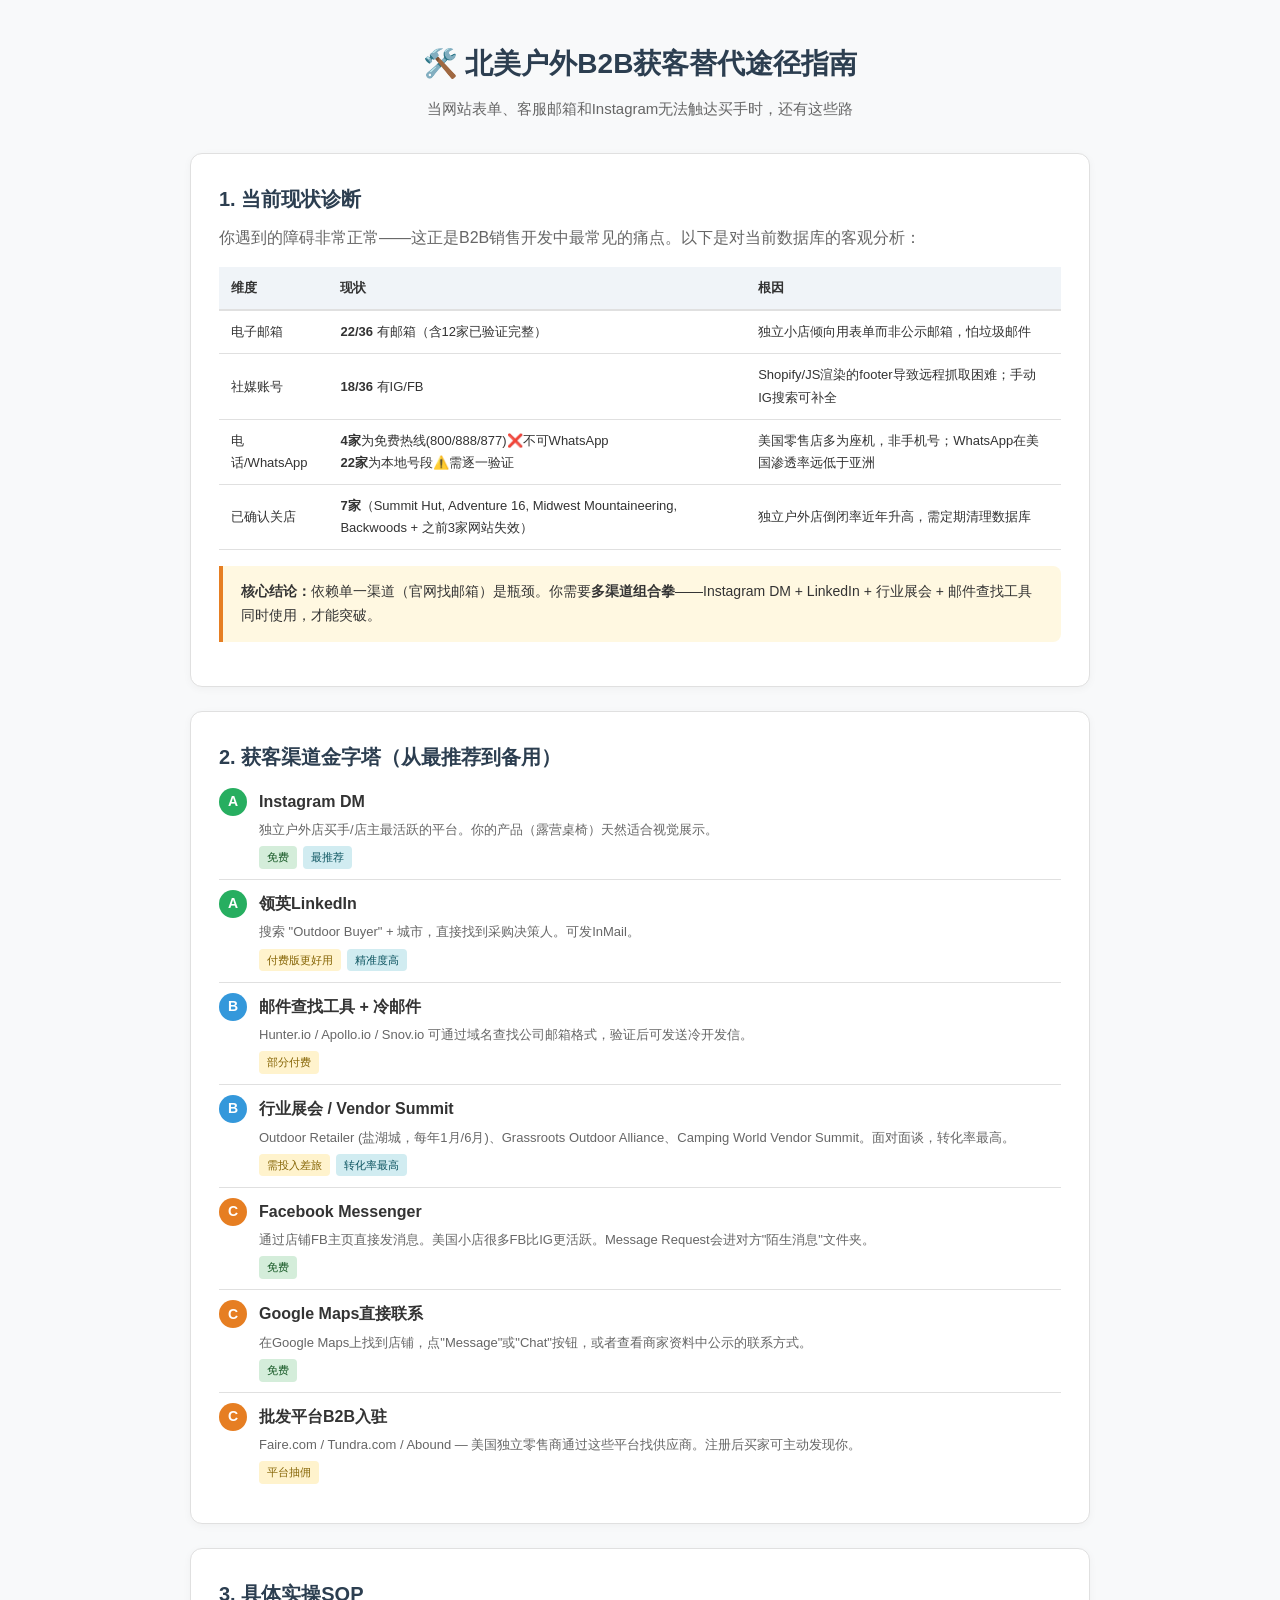
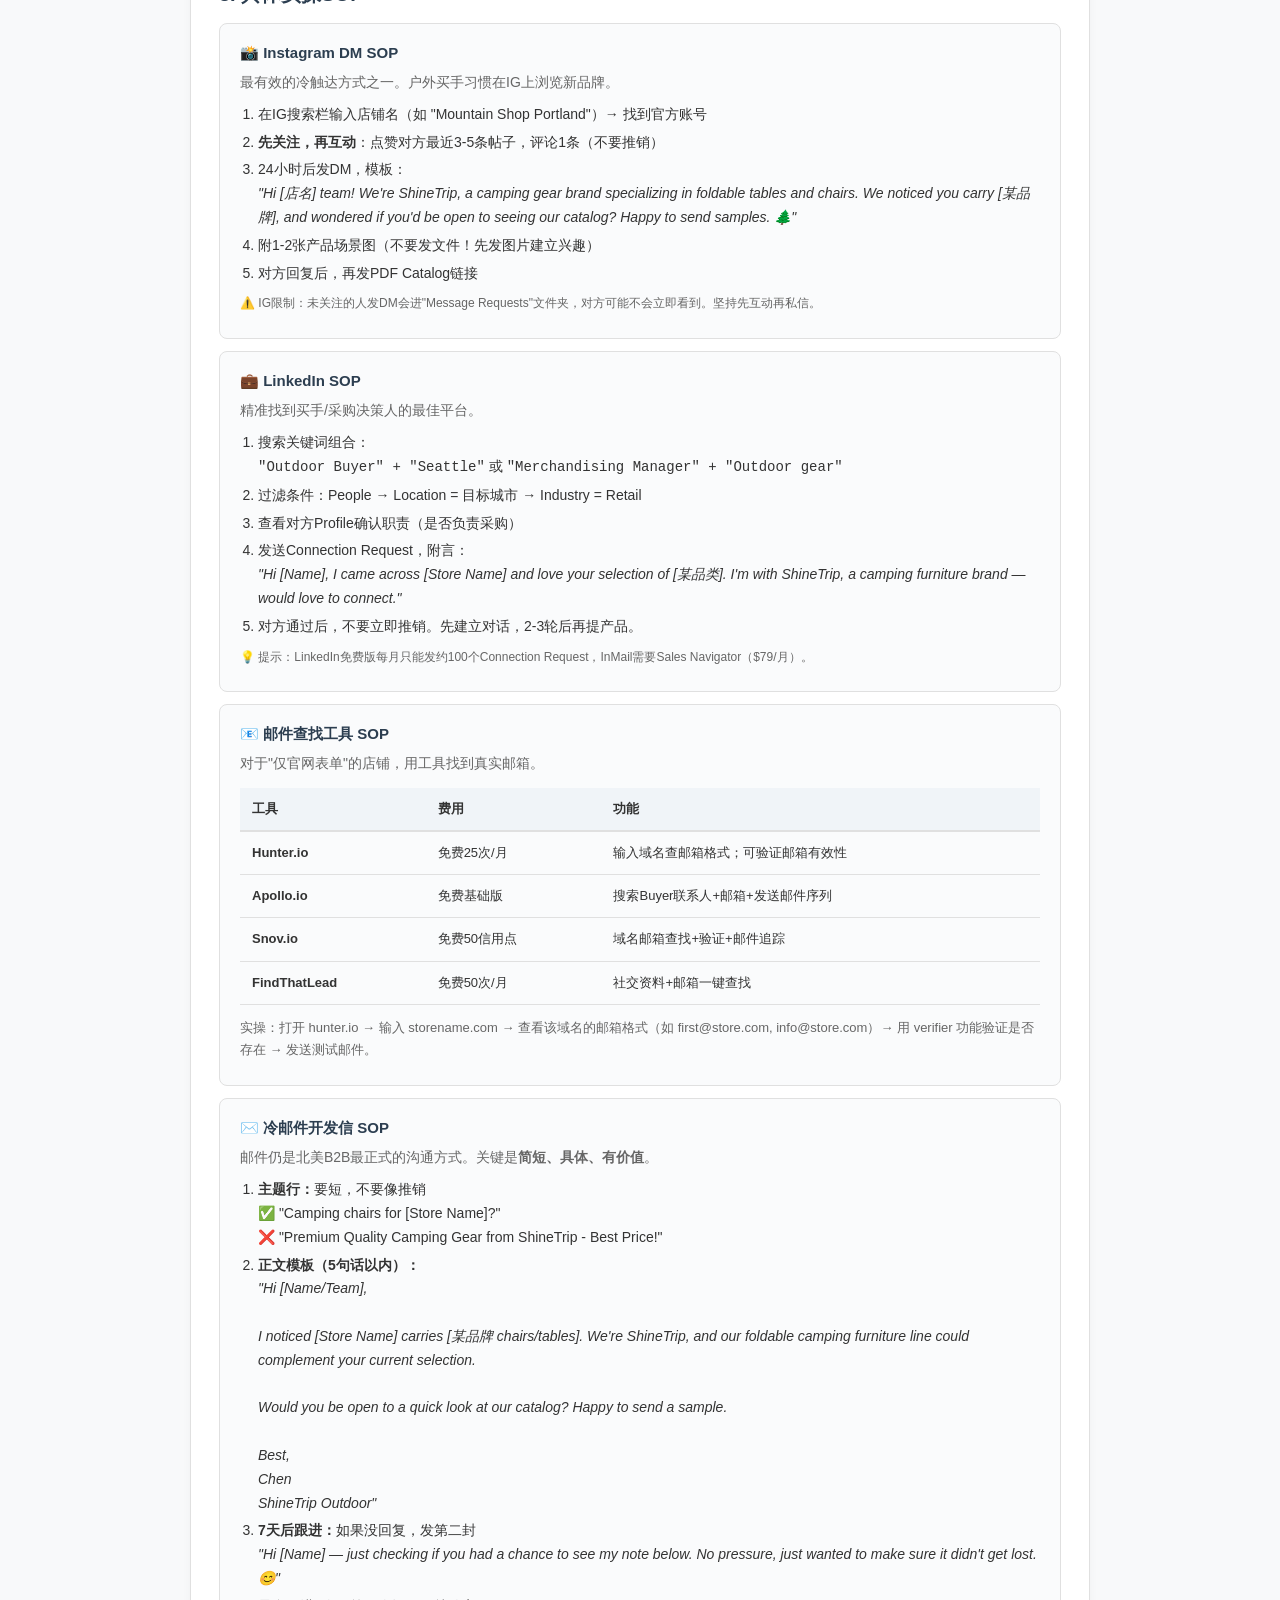
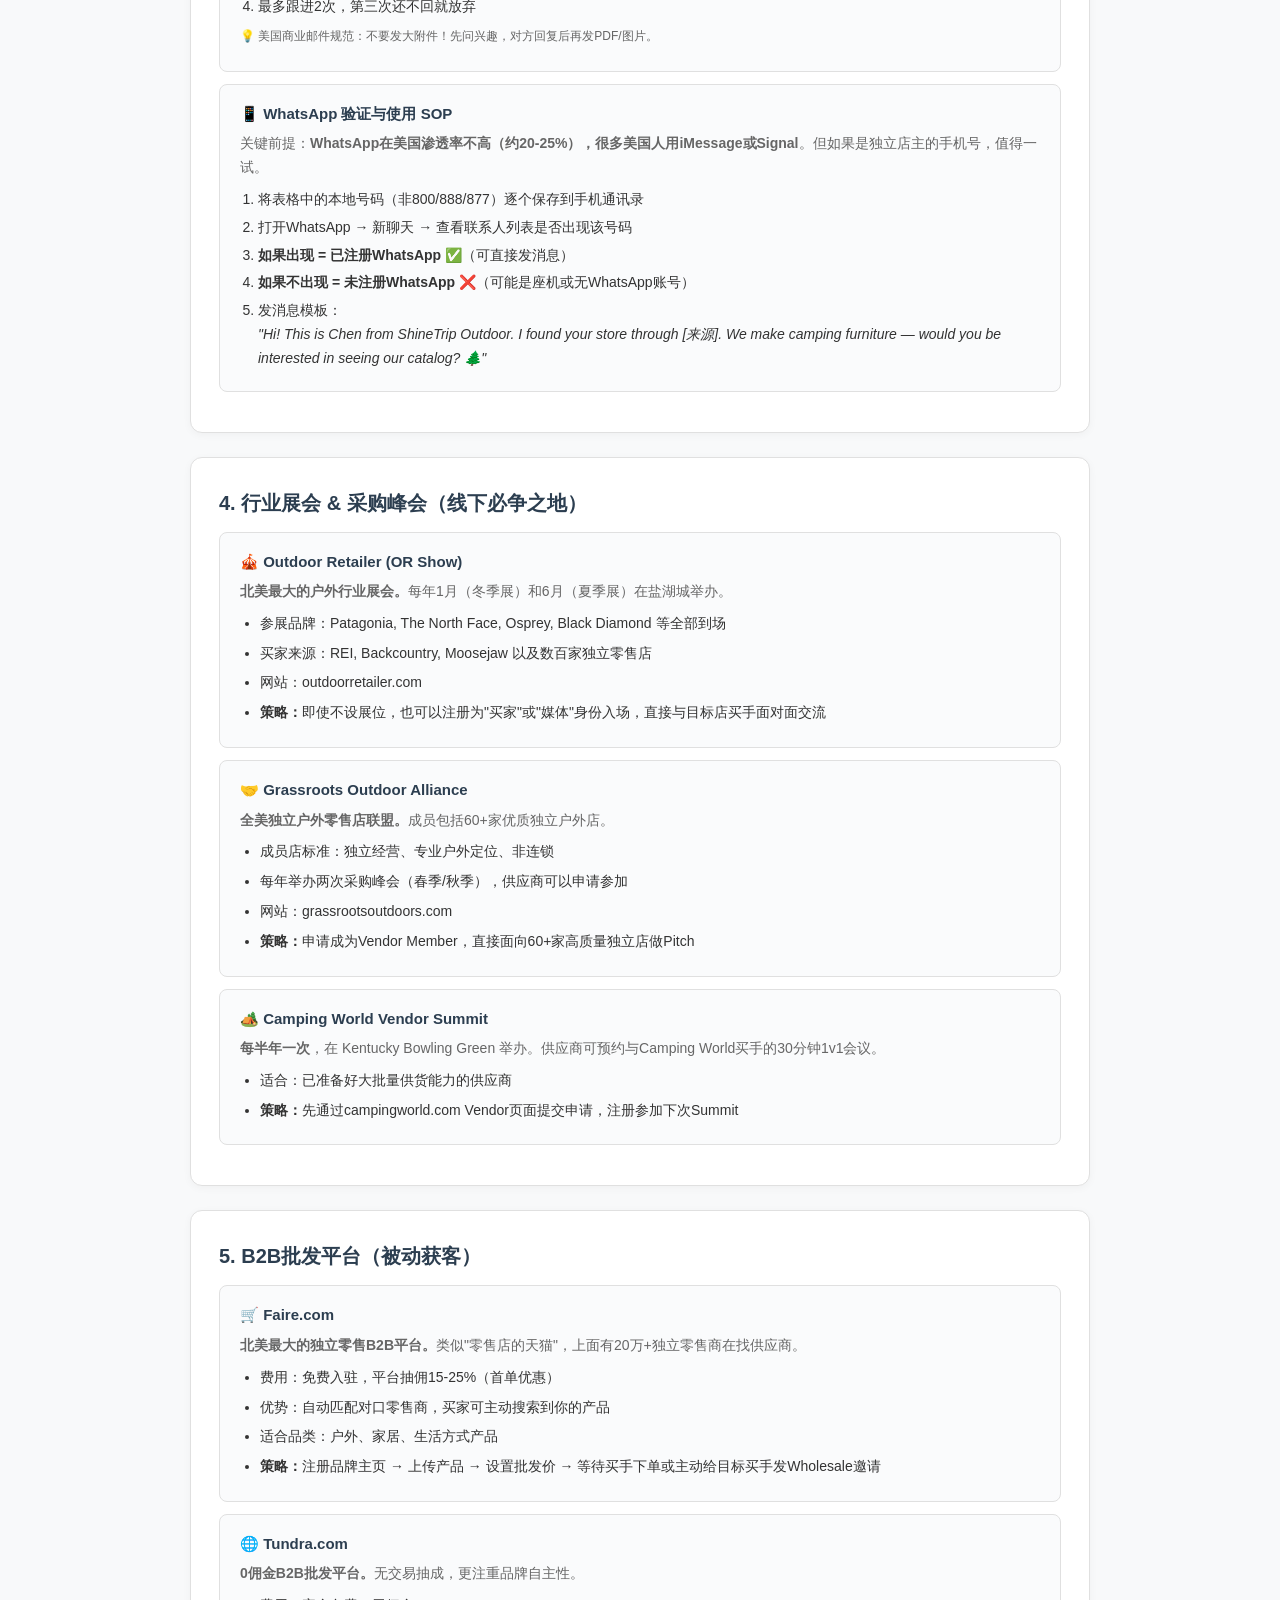
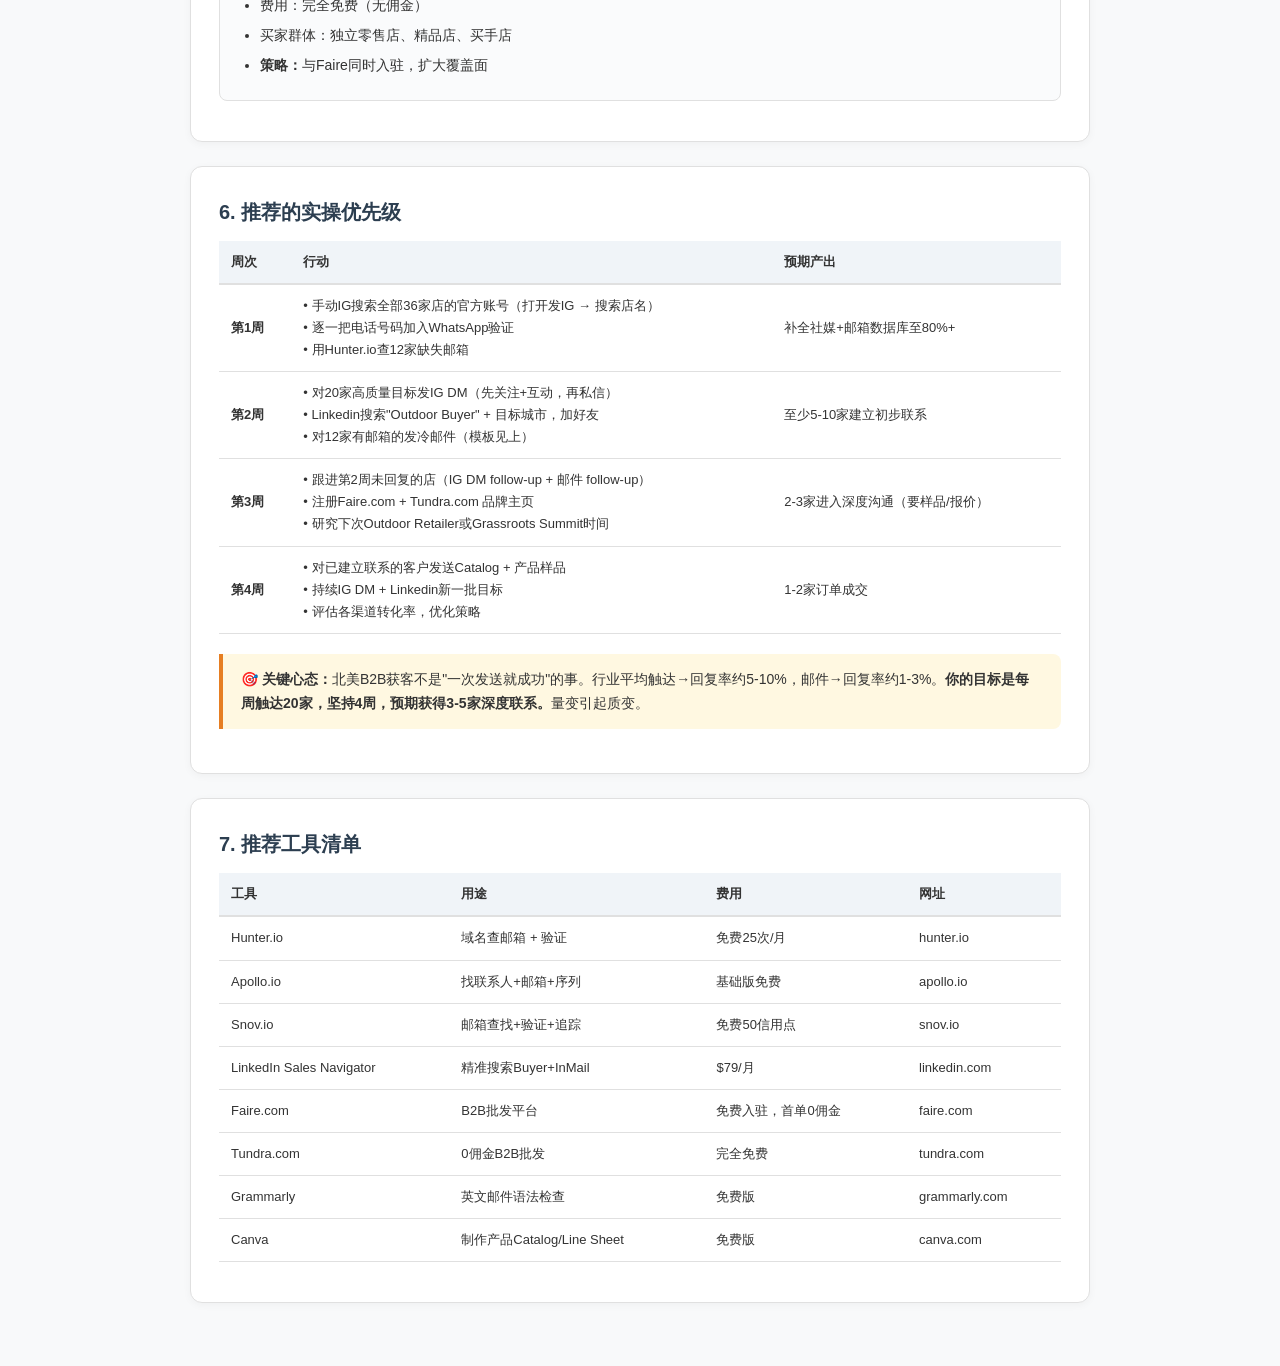
<file: 获客替代途径指南.html>
<!DOCTYPE html>
<html lang="zh-CN">
<head>
<meta charset="UTF-8">
<meta name="viewport" content="width=device-width, initial-scale=1.0">
<title>北美户外店B2B获客替代途径指南</title>
<style>
  :root {
    --bg: #f8f9fa;
    --card: #ffffff;
    --primary: #2c3e50;
    --accent: #e67e22;
    --accent2: #27ae60;
    --accent3: #3498db;
    --text: #333;
    --text2: #666;
    --border: #e0e0e0;
    --tag-bg: #f0f4f8;
    --warn: #e74c3c;
  }
  * { margin: 0; padding: 0; box-sizing: border-box; }
  body {
    font-family: -apple-system, BlinkMacSystemFont, 'Segoe UI', Roboto, sans-serif;
    background: var(--bg);
    color: var(--text);
    line-height: 1.7;
    padding: 40px 20px;
  }
  .container { max-width: 900px; margin: 0 auto; }
  
  h1 {
    text-align: center;
    font-size: 28px;
    color: var(--primary);
    margin-bottom: 8px;
  }
  .subtitle {
    text-align: center;
    color: var(--text2);
    margin-bottom: 32px;
    font-size: 15px;
  }
  
  .section {
    background: var(--card);
    border-radius: 12px;
    padding: 28px;
    margin-bottom: 24px;
    border: 1px solid var(--border);
    box-shadow: 0 2px 8px rgba(0,0,0,0.04);
  }
  .section h2 {
    font-size: 20px;
    color: var(--primary);
    margin-bottom: 4px;
    display: flex;
    align-items: center;
    gap: 10px;
  }
  .section .badge {
    font-size: 11px;
    font-weight: 600;
    padding: 2px 10px;
    border-radius: 20px;
    display: inline-block;
    margin-left: 8px;
  }
  .badge-free { background: #d4edda; color: #155724; }
  .badge-paid { background: #fff3cd; color: #856404; }
  .badge-best { background: #d1ecf1; color: #0c5460; }
  
  .section h3 {
    font-size: 16px;
    color: var(--accent);
    margin: 16px 0 8px;
  }
  
  .method-card {
    background: #fafbfc;
    border: 1px solid var(--border);
    border-radius: 8px;
    padding: 16px 20px;
    margin: 12px 0;
  }
  .method-card h4 {
    font-size: 15px;
    color: var(--primary);
    margin-bottom: 6px;
  }
  .method-card p {
    font-size: 14px;
    color: var(--text2);
    margin-bottom: 8px;
  }
  .method-card .steps {
    font-size: 13px;
    color: var(--text);
    padding-left: 18px;
  }
  .method-card .steps li {
    margin-bottom: 4px;
  }
  
  .tag {
    display: inline-block;
    font-size: 11px;
    padding: 2px 8px;
    border-radius: 4px;
    margin-right: 6px;
    background: var(--tag-bg);
    color: var(--text2);
  }
  .tag.green { background: #d4edda; color: #155724; }
  .tag.orange { background: #fff3cd; color: #856404; }
  .tag.blue { background: #d1ecf1; color: #0c5460; }
  
  .highlight-box {
    background: #fff8e1;
    border-left: 4px solid var(--accent);
    padding: 14px 18px;
    border-radius: 0 8px 8px 0;
    margin: 16px 0;
  }
  .highlight-box p {
    font-size: 14px;
    color: var(--text);
  }
  
  .sop-table {
    width: 100%;
    border-collapse: collapse;
    margin: 12px 0;
    font-size: 13px;
  }
  .sop-table th {
    background: #f0f4f8;
    padding: 10px 12px;
    text-align: left;
    font-weight: 600;
    border-bottom: 2px solid var(--border);
  }
  .sop-table td {
    padding: 10px 12px;
    border-bottom: 1px solid var(--border);
  }
  .sop-table tr:hover { background: #f8fafb; }
  
  ul { padding-left: 20px; }
  li { margin-bottom: 6px; font-size: 14px; }
  
  .tier-row {
    display: flex;
    align-items: flex-start;
    gap: 12px;
    padding: 10px 0;
    border-bottom: 1px solid var(--border);
  }
  .tier-row:last-child { border-bottom: none; }
  .tier-badge {
    min-width: 28px;
    height: 28px;
    border-radius: 50%;
    display: flex;
    align-items: center;
    justify-content: center;
    font-weight: 700;
    font-size: 14px;
    color: white;
    flex-shrink: 0;
  }
  .tier-A { background: var(--accent2); }
  .tier-B { background: var(--accent3); }
  .tier-C { background: var(--accent); }
</style>
</head>
<body>
<div class="container">

<h1>🛠️ 北美户外B2B获客替代途径指南</h1>
<p class="subtitle">当网站表单、客服邮箱和Instagram无法触达买手时，还有这些路</p>

<!-- ======== Section 1: Core Channels ======== -->
<div class="section">
  <h2>1. 当前现状诊断</h2>
  <p style="color:var(--text2); margin-top:8px;">你遇到的障碍非常正常——这正是B2B销售开发中最常见的痛点。以下是对当前数据库的客观分析：</p>
  
  <table class="sop-table" style="margin-top:16px;">
    <tr>
      <th>维度</th>
      <th>现状</th>
      <th>根因</th>
    </tr>
    <tr>
      <td>电子邮箱</td>
      <td><strong>22/36</strong> 有邮箱（含12家已验证完整）</td>
      <td>独立小店倾向用表单而非公示邮箱，怕垃圾邮件</td>
    </tr>
    <tr>
      <td>社媒账号</td>
      <td><strong>18/36</strong> 有IG/FB</td>
      <td>Shopify/JS渲染的footer导致远程抓取困难；手动IG搜索可补全</td>
    </tr>
    <tr>
      <td>电话/WhatsApp</td>
      <td><strong>4家</strong>为免费热线(800/888/877)❌不可WhatsApp<br><strong>22家</strong>为本地号段⚠️需逐一验证</td>
      <td>美国零售店多为座机，非手机号；WhatsApp在美国渗透率远低于亚洲</td>
    </tr>
    <tr>
      <td>已确认关店</td>
      <td><strong>7家</strong>（Summit Hut, Adventure 16, Midwest Mountaineering, Backwoods + 之前3家网站失效）</td>
      <td>独立户外店倒闭率近年升高，需定期清理数据库</td>
    </tr>
  </table>
  
  <div class="highlight-box">
    <p><strong>核心结论：</strong>依赖单一渠道（官网找邮箱）是瓶颈。你需要<strong>多渠道组合拳</strong>——Instagram DM + LinkedIn + 行业展会 + 邮件查找工具同时使用，才能突破。</p>
  </div>
</div>

<!-- ======== Section 2: Outreach Channels Tier List ======== -->
<div class="section">
  <h2>2. 获客渠道金字塔（从最推荐到备用）</h2>
  
  <div class="tier-row">
    <div class="tier-badge tier-A">A</div>
    <div>
      <strong>Instagram DM</strong><br>
      <span style="color:var(--text2);font-size:13px;">独立户外店买手/店主最活跃的平台。你的产品（露营桌椅）天然适合视觉展示。</span><br>
      <span class="tag green">免费</span><span class="tag blue">最推荐</span>
    </div>
  </div>
  <div class="tier-row">
    <div class="tier-badge tier-A">A</div>
    <div>
      <strong>领英LinkedIn</strong><br>
      <span style="color:var(--text2);font-size:13px;">搜索 "Outdoor Buyer" + 城市，直接找到采购决策人。可发InMail。</span><br>
      <span class="tag orange">付费版更好用</span><span class="tag blue">精准度高</span>
    </div>
  </div>
  <div class="tier-row">
    <div class="tier-badge tier-B">B</div>
    <div>
      <strong>邮件查找工具 + 冷邮件</strong><br>
      <span style="color:var(--text2);font-size:13px;">Hunter.io / Apollo.io / Snov.io 可通过域名查找公司邮箱格式，验证后可发送冷开发信。</span><br>
      <span class="tag orange">部分付费</span>
    </div>
  </div>
  <div class="tier-row">
    <div class="tier-badge tier-B">B</div>
    <div>
      <strong>行业展会 / Vendor Summit</strong><br>
      <span style="color:var(--text2);font-size:13px;">Outdoor Retailer (盐湖城，每年1月/6月)、Grassroots Outdoor Alliance、Camping World Vendor Summit。面对面谈，转化率最高。</span><br>
      <span class="tag orange">需投入差旅</span><span class="tag blue">转化率最高</span>
    </div>
  </div>
  <div class="tier-row">
    <div class="tier-badge tier-C">C</div>
    <div>
      <strong>Facebook Messenger</strong><br>
      <span style="color:var(--text2);font-size:13px;">通过店铺FB主页直接发消息。美国小店很多FB比IG更活跃。Message Request会进对方"陌生消息"文件夹。</span><br>
      <span class="tag green">免费</span>
    </div>
  </div>
  <div class="tier-row">
    <div class="tier-badge tier-C">C</div>
    <div>
      <strong>Google Maps直接联系</strong><br>
      <span style="color:var(--text2);font-size:13px;">在Google Maps上找到店铺，点"Message"或"Chat"按钮，或者查看商家资料中公示的联系方式。</span><br>
      <span class="tag green">免费</span>
    </div>
  </div>
  <div class="tier-row">
    <div class="tier-badge tier-C">C</div>
    <div>
      <strong>批发平台B2B入驻</strong><br>
      <span style="color:var(--text2);font-size:13px;">Faire.com / Tundra.com / Abound — 美国独立零售商通过这些平台找供应商。注册后买家可主动发现你。</span><br>
      <span class="tag orange">平台抽佣</span>
    </div>
  </div>
</div>

<!-- ======== Section 3: Detailed SOPs ======== -->
<div class="section">
  <h2>3. 具体实操SOP</h2>
  
  <!-- Instagram DM SOP -->
  <div class="method-card">
    <h4>📸 Instagram DM SOP</h4>
    <p>最有效的冷触达方式之一。户外买手习惯在IG上浏览新品牌。</p>
    <ol class="steps">
      <li>在IG搜索栏输入店铺名（如 "Mountain Shop Portland"）→ 找到官方账号</li>
      <li><strong>先关注，再互动</strong>：点赞对方最近3-5条帖子，评论1条（不要推销）</li>
      <li>24小时后发DM，模板：<br>
        <em>"Hi [店名] team! We're ShineTrip, a camping gear brand specializing in foldable tables and chairs. We noticed you carry [某品牌], and wondered if you'd be open to seeing our catalog? Happy to send samples. 🌲"</em>
      </li>
      <li>附1-2张产品场景图（不要发文件！先发图片建立兴趣）</li>
      <li>对方回复后，再发PDF Catalog链接</li>
    </ol>
    <p style="font-size:12px;color:var(--text2);margin-top:8px;">⚠️ IG限制：未关注的人发DM会进"Message Requests"文件夹，对方可能不会立即看到。坚持先互动再私信。</p>
  </div>
  
  <!-- LinkedIn SOP -->
  <div class="method-card">
    <h4>💼 LinkedIn SOP</h4>
    <p>精准找到买手/采购决策人的最佳平台。</p>
    <ol class="steps">
      <li>搜索关键词组合：<br>
        <code>"Outdoor Buyer" + "Seattle"</code> 或 <code>"Merchandising Manager" + "Outdoor gear"</code>
      </li>
      <li>过滤条件：People → Location = 目标城市 → Industry = Retail</li>
      <li>查看对方Profile确认职责（是否负责采购）</li>
      <li>发送Connection Request，附言：<br>
        <em>"Hi [Name], I came across [Store Name] and love your selection of [某品类]. I'm with ShineTrip, a camping furniture brand — would love to connect."</em>
      </li>
      <li>对方通过后，不要立即推销。先建立对话，2-3轮后再提产品。</li>
    </ol>
    <p style="font-size:12px;color:var(--text2);margin-top:8px;">💡 提示：LinkedIn免费版每月只能发约100个Connection Request，InMail需要Sales Navigator（$79/月）。</p>
  </div>
  
  <!-- Email Finder SOP -->
  <div class="method-card">
    <h4>📧 邮件查找工具 SOP</h4>
    <p>对于"仅官网表单"的店铺，用工具找到真实邮箱。</p>
    <table class="sop-table" style="margin-top:12px;">
      <tr><th>工具</th><th>费用</th><th>功能</th></tr>
      <tr><td><strong>Hunter.io</strong></td><td>免费25次/月</td><td>输入域名查邮箱格式；可验证邮箱有效性</td></tr>
      <tr><td><strong>Apollo.io</strong></td><td>免费基础版</td><td>搜索Buyer联系人+邮箱+发送邮件序列</td></tr>
      <tr><td><strong>Snov.io</strong></td><td>免费50信用点</td><td>域名邮箱查找+验证+邮件追踪</td></tr>
      <tr><td><strong>FindThatLead</strong></td><td>免费50次/月</td><td>社交资料+邮箱一键查找</td></tr>
    </table>
    <p style="font-size:13px;color:var(--text2);margin-top:12px;">实操：打开 hunter.io → 输入 storename.com → 查看该域名的邮箱格式（如 first@store.com, info@store.com）→ 用 verifier 功能验证是否存在 → 发送测试邮件。</p>
  </div>
  
  <!-- Cold Email SOP -->
  <div class="method-card">
    <h4>✉️ 冷邮件开发信 SOP</h4>
    <p>邮件仍是北美B2B最正式的沟通方式。关键是<strong>简短、具体、有价值</strong>。</p>
    <ol class="steps">
      <li><strong>主题行：</strong>要短，不要像推销<br>
        ✅ "Camping chairs for [Store Name]?"<br>
        ❌ "Premium Quality Camping Gear from ShineTrip - Best Price!"
      </li>
      <li><strong>正文模板（5句话以内）：</strong><br>
        <em>"Hi [Name/Team],<br><br>
        I noticed [Store Name] carries [某品牌 chairs/tables]. We're ShineTrip, and our foldable camping furniture line could complement your current selection.<br><br>
        Would you be open to a quick look at our catalog? Happy to send a sample.<br><br>
        Best,<br>
        Chen<br>
        ShineTrip Outdoor"</em>
      </li>
      <li><strong>7天后跟进：</strong>如果没回复，发第二封<br>
        <em>"Hi [Name] — just checking if you had a chance to see my note below. No pressure, just wanted to make sure it didn't get lost. 😊"</em>
      </li>
      <li>最多跟进2次，第三次还不回就放弃</li>
    </ol>
    <p style="font-size:12px;color:var(--text2);margin-top:8px;">💡 美国商业邮件规范：不要发大附件！先问兴趣，对方回复后再发PDF/图片。</p>
  </div>

  <!-- WhatsApp SOP -->
  <div class="method-card">
    <h4>📱 WhatsApp 验证与使用 SOP</h4>
    <p>关键前提：<strong>WhatsApp在美国渗透率不高（约20-25%），很多美国人用iMessage或Signal</strong>。但如果是独立店主的手机号，值得一试。</p>
    <ol class="steps">
      <li>将表格中的本地号码（非800/888/877）逐个保存到手机通讯录</li>
      <li>打开WhatsApp → 新聊天 → 查看联系人列表是否出现该号码</li>
      <li><strong>如果出现 = 已注册WhatsApp ✅</strong>（可直接发消息）</li>
      <li><strong>如果不出现 = 未注册WhatsApp ❌</strong>（可能是座机或无WhatsApp账号）</li>
      <li>发消息模板：<br>
        <em>"Hi! This is Chen from ShineTrip Outdoor. I found your store through [来源]. We make camping furniture — would you be interested in seeing our catalog? 🌲"</em>
      </li>
    </ol>
  </div>
</div>

<!-- ======== Section 4: Trade Shows ======== -->
<div class="section">
  <h2>4. 行业展会 & 采购峰会（线下必争之地）</h2>
  
  <div class="method-card">
    <h4>🎪 Outdoor Retailer (OR Show)</h4>
    <p><strong>北美最大的户外行业展会。</strong>每年1月（冬季展）和6月（夏季展）在盐湖城举办。</p>
    <ul>
      <li>参展品牌：Patagonia, The North Face, Osprey, Black Diamond 等全部到场</li>
      <li>买家来源：REI, Backcountry, Moosejaw 以及数百家独立零售店</li>
      <li>网站：outdoorretailer.com</li>
      <li><strong>策略：</strong>即使不设展位，也可以注册为"买家"或"媒体"身份入场，直接与目标店买手面对面交流</li>
    </ul>
  </div>

  <div class="method-card">
    <h4>🤝 Grassroots Outdoor Alliance</h4>
    <p><strong>全美独立户外零售店联盟。</strong>成员包括60+家优质独立户外店。</p>
    <ul>
      <li>成员店标准：独立经营、专业户外定位、非连锁</li>
      <li>每年举办两次采购峰会（春季/秋季），供应商可以申请参加</li>
      <li>网站：grassrootsoutdoors.com</li>
      <li><strong>策略：</strong>申请成为Vendor Member，直接面向60+家高质量独立店做Pitch</li>
    </ul>
  </div>

  <div class="method-card">
    <h4>🏕️ Camping World Vendor Summit</h4>
    <p><strong>每半年一次</strong>，在 Kentucky Bowling Green 举办。供应商可预约与Camping World买手的30分钟1v1会议。</p>
    <ul>
      <li>适合：已准备好大批量供货能力的供应商</li>
      <li><strong>策略：</strong>先通过campingworld.com Vendor页面提交申请，注册参加下次Summit</li>
    </ul>
  </div>
</div>

<!-- ======== Section 5: B2B Platforms ======== -->
<div class="section">
  <h2>5. B2B批发平台（被动获客）</h2>
  
  <div class="method-card">
    <h4>🛒 Faire.com</h4>
    <p><strong>北美最大的独立零售B2B平台。</strong>类似"零售店的天猫"，上面有20万+独立零售商在找供应商。</p>
    <ul>
      <li>费用：免费入驻，平台抽佣15-25%（首单优惠）</li>
      <li>优势：自动匹配对口零售商，买家可主动搜索到你的产品</li>
      <li>适合品类：户外、家居、生活方式产品</li>
      <li><strong>策略：</strong>注册品牌主页 → 上传产品 → 设置批发价 → 等待买手下单或主动给目标买手发Wholesale邀请</li>
    </ul>
  </div>

  <div class="method-card">
    <h4>🌐 Tundra.com</h4>
    <p><strong>0佣金B2B批发平台。</strong>无交易抽成，更注重品牌自主性。</p>
    <ul>
      <li>费用：完全免费（无佣金）</li>
      <li>买家群体：独立零售店、精品店、买手店</li>
      <li><strong>策略：</strong>与Faire同时入驻，扩大覆盖面</li>
    </ul>
  </div>
</div>

<!-- ======== Section 6: Action Plan ======== -->
<div class="section">
  <h2>6. 推荐的实操优先级</h2>
  
  <table class="sop-table">
    <tr><th>周次</th><th>行动</th><th>预期产出</th></tr>
    <tr>
      <td><strong>第1周</strong></td>
      <td>
        • 手动IG搜索全部36家店的官方账号（打开发IG → 搜索店名）<br>
        • 逐一把电话号码加入WhatsApp验证<br>
        • 用Hunter.io查12家缺失邮箱
      </td>
      <td>补全社媒+邮箱数据库至80%+</td>
    </tr>
    <tr>
      <td><strong>第2周</strong></td>
      <td>
        • 对20家高质量目标发IG DM（先关注+互动，再私信）<br>
        • Linkedin搜索"Outdoor Buyer" + 目标城市，加好友<br>
        • 对12家有邮箱的发冷邮件（模板见上）
      </td>
      <td>至少5-10家建立初步联系</td>
    </tr>
    <tr>
      <td><strong>第3周</strong></td>
      <td>
        • 跟进第2周未回复的店（IG DM follow-up + 邮件 follow-up）<br>
        • 注册Faire.com + Tundra.com 品牌主页<br>
        • 研究下次Outdoor Retailer或Grassroots Summit时间
      </td>
      <td>2-3家进入深度沟通（要样品/报价）</td>
    </tr>
    <tr>
      <td><strong>第4周</strong></td>
      <td>
        • 对已建立联系的客户发送Catalog + 产品样品<br>
        • 持续IG DM + Linkedin新一批目标<br>
        • 评估各渠道转化率，优化策略
      </td>
      <td>1-2家订单成交</td>
    </tr>
  </table>

  <div class="highlight-box" style="margin-top:20px;">
    <p><strong>🎯 关键心态：</strong>北美B2B获客不是"一次发送就成功"的事。行业平均触达→回复率约5-10%，邮件→回复率约1-3%。<strong>你的目标是每周触达20家，坚持4周，预期获得3-5家深度联系。</strong>量变引起质变。</p>
  </div>
</div>

<!-- ======== Section 7: Tool List ======== -->
<div class="section">
  <h2>7. 推荐工具清单</h2>
  
  <table class="sop-table">
    <tr><th>工具</th><th>用途</th><th>费用</th><th>网址</th></tr>
    <tr><td>Hunter.io</td><td>域名查邮箱 + 验证</td><td>免费25次/月</td><td>hunter.io</td></tr>
    <tr><td>Apollo.io</td><td>找联系人+邮箱+序列</td><td>基础版免费</td><td>apollo.io</td></tr>
    <tr><td>Snov.io</td><td>邮箱查找+验证+追踪</td><td>免费50信用点</td><td>snov.io</td></tr>
    <tr><td>LinkedIn Sales Navigator</td><td>精准搜索Buyer+InMail</td><td>$79/月</td><td>linkedin.com</td></tr>
    <tr><td>Faire.com</td><td>B2B批发平台</td><td>免费入驻，首单0佣金</td><td>faire.com</td></tr>
    <tr><td>Tundra.com</td><td>0佣金B2B批发</td><td>完全免费</td><td>tundra.com</td></tr>
    <tr><td>Grammarly</td><td>英文邮件语法检查</td><td>免费版</td><td>grammarly.com</td></tr>
    <tr><td>Canva</td><td>制作产品Catalog/Line Sheet</td><td>免费版</td><td>canva.com</td></tr>
  </table>
</div>

</div>
</body>
</html>
</file>
